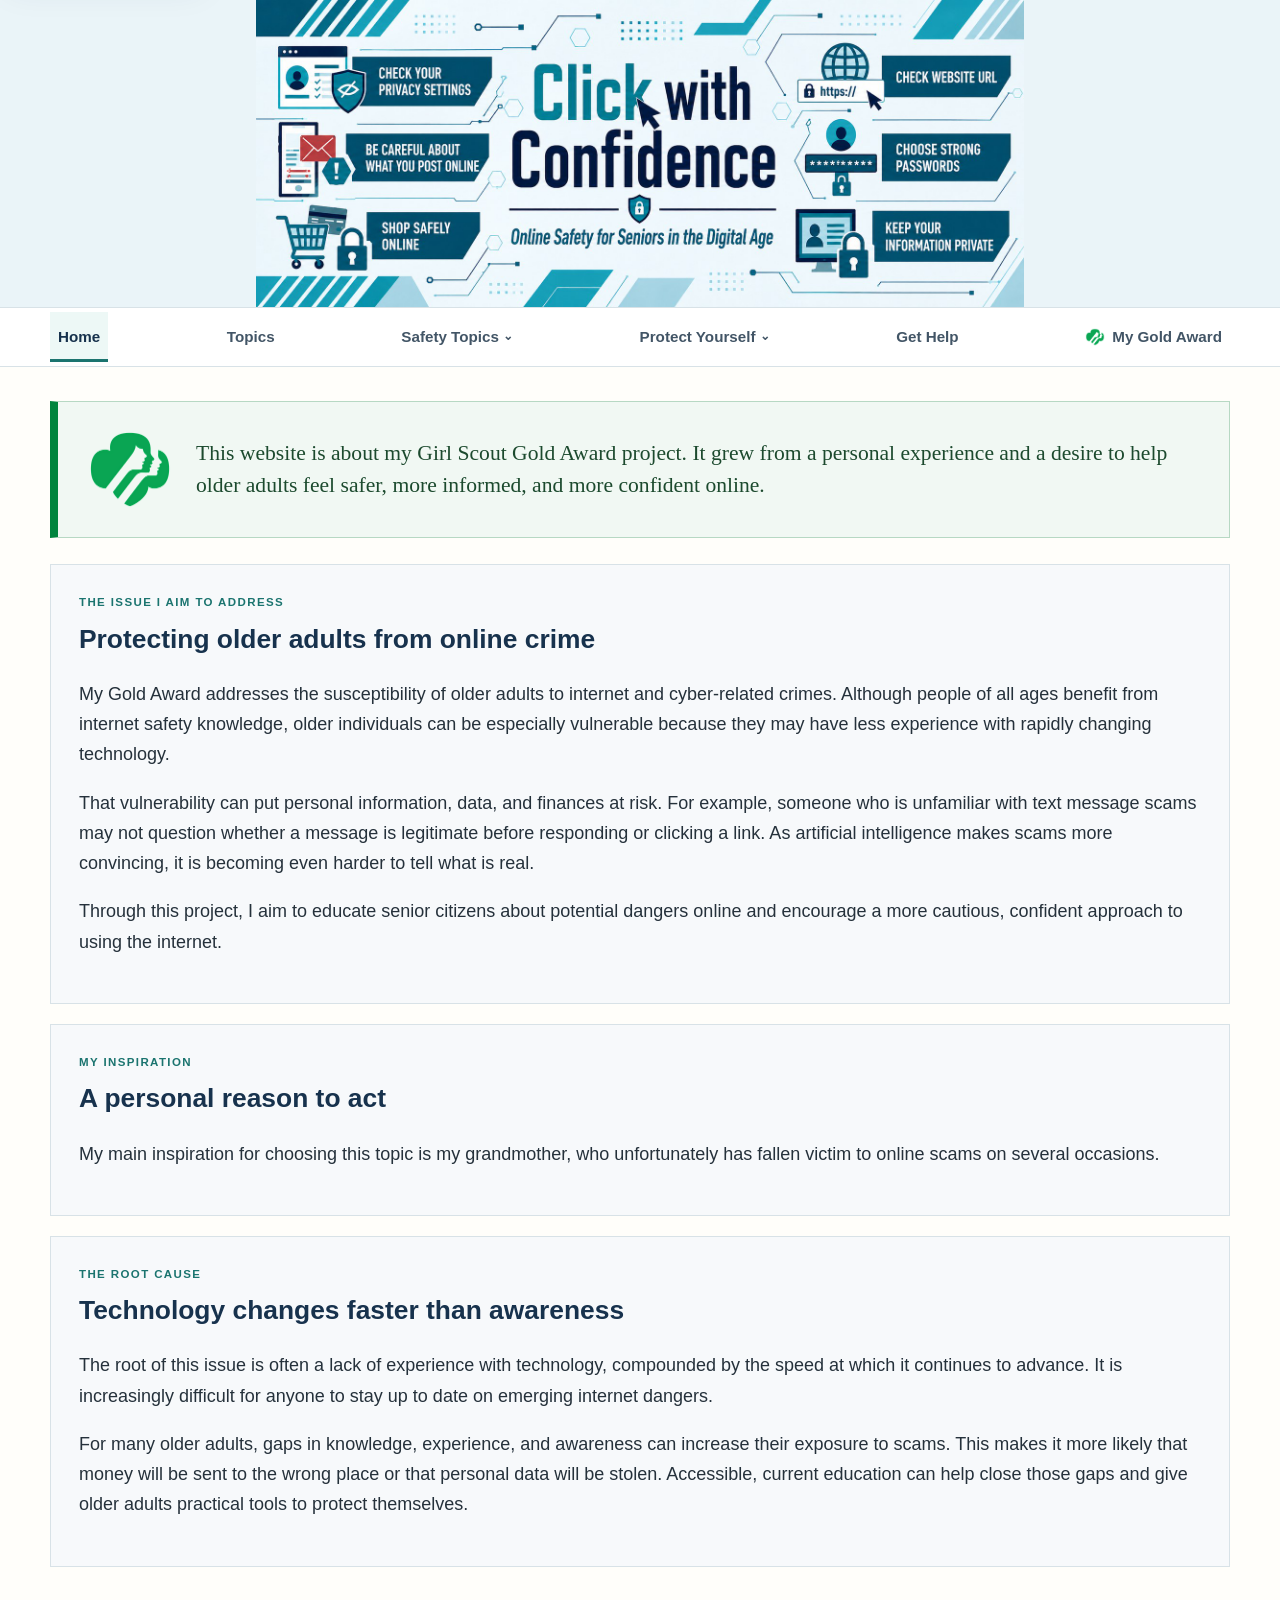
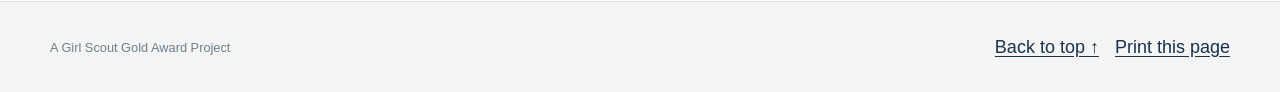
<file: index.html>
<!DOCTYPE html>

<html lang="en">
<head>
<meta charset="utf-8"/>
<meta content="width=device-width, initial-scale=1" name="viewport"/>
<meta content="Online Safety for Seniors. A Girl Scout Gold Award project." name="description"/>
<meta content="#fffefa" name="theme-color"/>
<title>Click with Confidence: Online Safety for Seniors in the Digital Age</title>
<link href="favicon.ico" rel="icon" sizes="any"/>
<link href="favicon-32.png" rel="icon" sizes="32x32" type="image/png"/>
<link href="apple-touch-icon.png" rel="apple-touch-icon"/>
<link href="site.webmanifest" rel="manifest"/>
<link href="css/styles.css" rel="stylesheet"/>
</head>
<body>
<a class="skip-link" href="#main">Skip to main content</a>
<div data-site-header></div>
<main id="main">
<h1 class="visually-hidden">Click with Confidence: Online Safety for Seniors in the Digital Age</h1>

<section aria-labelledby="welcome-title" class="section">
<div class="shell">
<div class="intro-box">
<img alt="Girl Scouts trefoil emblem" class="intro-emblem" src="images/girl-scout-logo-176.png"/>
<p class="intro-text">This website is about my Girl Scout Gold Award project. It grew from a personal experience and a desire to help older adults feel safer, more informed, and more confident online.</p>
</div>

<div class="story-grid">
<article class="panel">
<p class="panel-label">The issue I aim to address</p>
<h3>Protecting older adults from online crime</h3>
<p>My Gold Award addresses the susceptibility of older adults to internet and cyber-related crimes. Although people of all ages benefit from internet safety knowledge, older individuals can be especially vulnerable because they may have less experience with rapidly changing technology.</p>
<p>That vulnerability can put personal information, data, and finances at risk. For example, someone who is unfamiliar with text message scams may not question whether a message is legitimate before responding or clicking a link. As artificial intelligence makes scams more convincing, it is becoming even harder to tell what is real.</p>
<p>Through this project, I aim to educate senior citizens about potential dangers online and encourage a more cautious, confident approach to using the internet.</p>
</article>

<article class="panel" aria-labelledby="inspiration-title">
<p class="panel-label">My inspiration</p>
<h3 id="inspiration-title">A personal reason to act</h3>
<p>My main inspiration for choosing this topic is my grandmother, who unfortunately has fallen victim to online scams on several occasions.</p>
</article>

<article class="panel">
<p class="panel-label">The root cause</p>
<h3>Technology changes faster than awareness</h3>
<p>The root of this issue is often a lack of experience with technology, compounded by the speed at which it continues to advance. It is increasingly difficult for anyone to stay up to date on emerging internet dangers.</p>
<p>For many older adults, gaps in knowledge, experience, and awareness can increase their exposure to scams. This makes it more likely that money will be sent to the wrong place or that personal data will be stolen. Accessible, current education can help close those gaps and give older adults practical tools to protect themselves.</p>
</article>
</div>
</div>
</section>
</main>
<div data-site-footer></div>
<script defer="" src="js/script.js"></script>
</body>
</html>
</file>
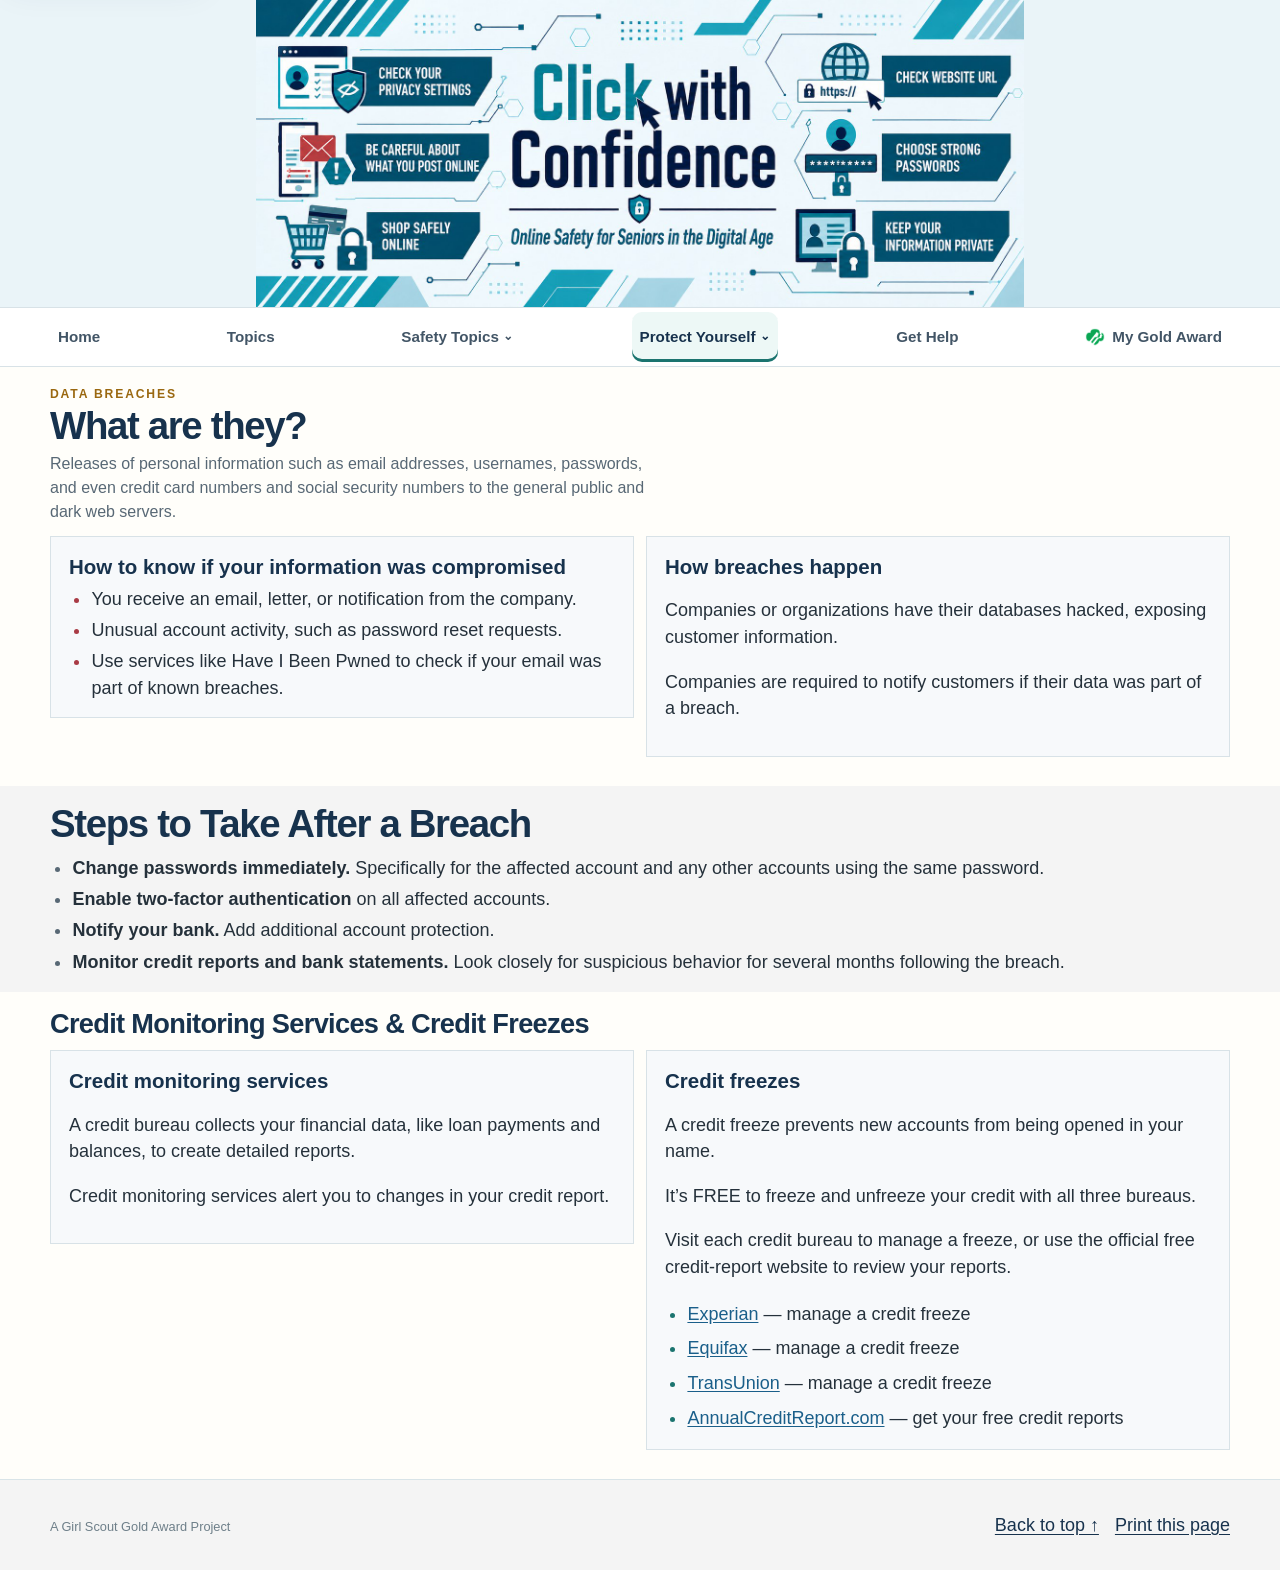
<file: data-breaches.html>
<!DOCTYPE html>

<html lang="en">
<head>
<meta charset="utf-8"/>
<meta content="width=device-width, initial-scale=1" name="viewport"/>
<meta content="Data Breaches &amp; Credit Protection. A Girl Scout Gold Award project." name="description"/>
<meta content="#fffefa" name="theme-color"/>
<title>Data Breaches &amp; Credit Protection | Click with Confidence</title>
<link href="favicon.ico" rel="icon" sizes="any"/>
<link href="favicon-32.png" rel="icon" sizes="32x32" type="image/png"/>
<link href="apple-touch-icon.png" rel="apple-touch-icon"/>
<link href="site.webmanifest" rel="manifest"/>
<link href="css/styles.css" rel="stylesheet"/>
</head>
<body class="inner-page">
<a class="skip-link" href="#main">Skip to main content</a>
<div data-site-header></div>

<main id="main">
<section aria-labelledby="breach-title" class="section"><div class="shell">
<div class="section-heading"><p class="eyebrow gold">Data Breaches</p><h2 id="breach-title">What are they?</h2><p>Releases of personal information such as email addresses, usernames, passwords, and even credit card numbers and social security numbers to the general public and dark web servers.</p></div>
<div class="content-grid two-wide">
<article class="panel panel-violet"><h3>How to know if your information was compromised</h3><ul class="check-list warning-list"><li>You receive an email, letter, or notification from the company.</li><li>Unusual account activity, such as password reset requests.</li><li>Use services like Have I Been Pwned to check if your email was part of known breaches.</li></ul></article>
<article class="panel"><h3>How breaches happen</h3><p>Companies or organizations have their databases hacked, exposing customer information.</p><p>Companies are required to notify customers if their data was part of a breach.</p></article>
</div>
</div></section>
<section aria-labelledby="steps-breach-title" class="section section-light"><div class="shell">
<div class="section-heading"><h2 id="steps-breach-title">Steps to Take After a Breach</h2></div>
<ul class="check-list">
<li><strong>Change passwords immediately.</strong> Specifically for the affected account and any other accounts using the same password.</li>
<li><strong>Enable two-factor authentication</strong> on all affected accounts.</li>
<li><strong>Notify your bank.</strong> Add additional account protection.</li>
<li><strong>Monitor credit reports and bank statements.</strong> Look closely for suspicious behavior for several months following the breach.</li>
</ul>
</div></section>
<section aria-labelledby="credit-title" class="section"><div class="shell">
<div class="section-heading"><h2 class="long-title" id="credit-title">Credit Monitoring Services &amp; Credit Freezes</h2></div>
<div class="content-grid two-wide">
<article class="panel panel-violet"><h3>Credit monitoring services</h3><p>A credit bureau collects your financial data, like loan payments and balances, to create detailed reports.</p><p>Credit monitoring services alert you to changes in your credit report.</p></article>
<article class="panel panel-gold"><h3>Credit freezes</h3><p>A credit freeze prevents new accounts from being opened in your name.</p><p>It’s FREE to freeze and unfreeze your credit with all three bureaus.</p><p>Visit each credit bureau to manage a freeze, or use the official free credit-report website to review your reports.</p>
<ul class="credit-link-list">
<li><a href="https://www.experian.com/freeze/center.html" rel="noopener noreferrer" target="_blank">Experian</a> — manage a credit freeze</li>
<li><a href="https://www.equifax.com/personal/credit-report-services/credit-freeze/" rel="noopener noreferrer" target="_blank">Equifax</a> — manage a credit freeze</li>
<li><a href="https://www.transunion.com/credit-freeze" rel="noopener noreferrer" target="_blank">TransUnion</a> — manage a credit freeze</li>
<li><a href="https://www.annualcreditreport.com/" rel="noopener noreferrer" target="_blank">AnnualCreditReport.com</a> — get your free credit reports</li>
</ul></article>
</div>
</div></section>
</main>
<div data-site-footer></div>
<script defer="" src="js/script.js"></script>
</body>
</html>
</file>
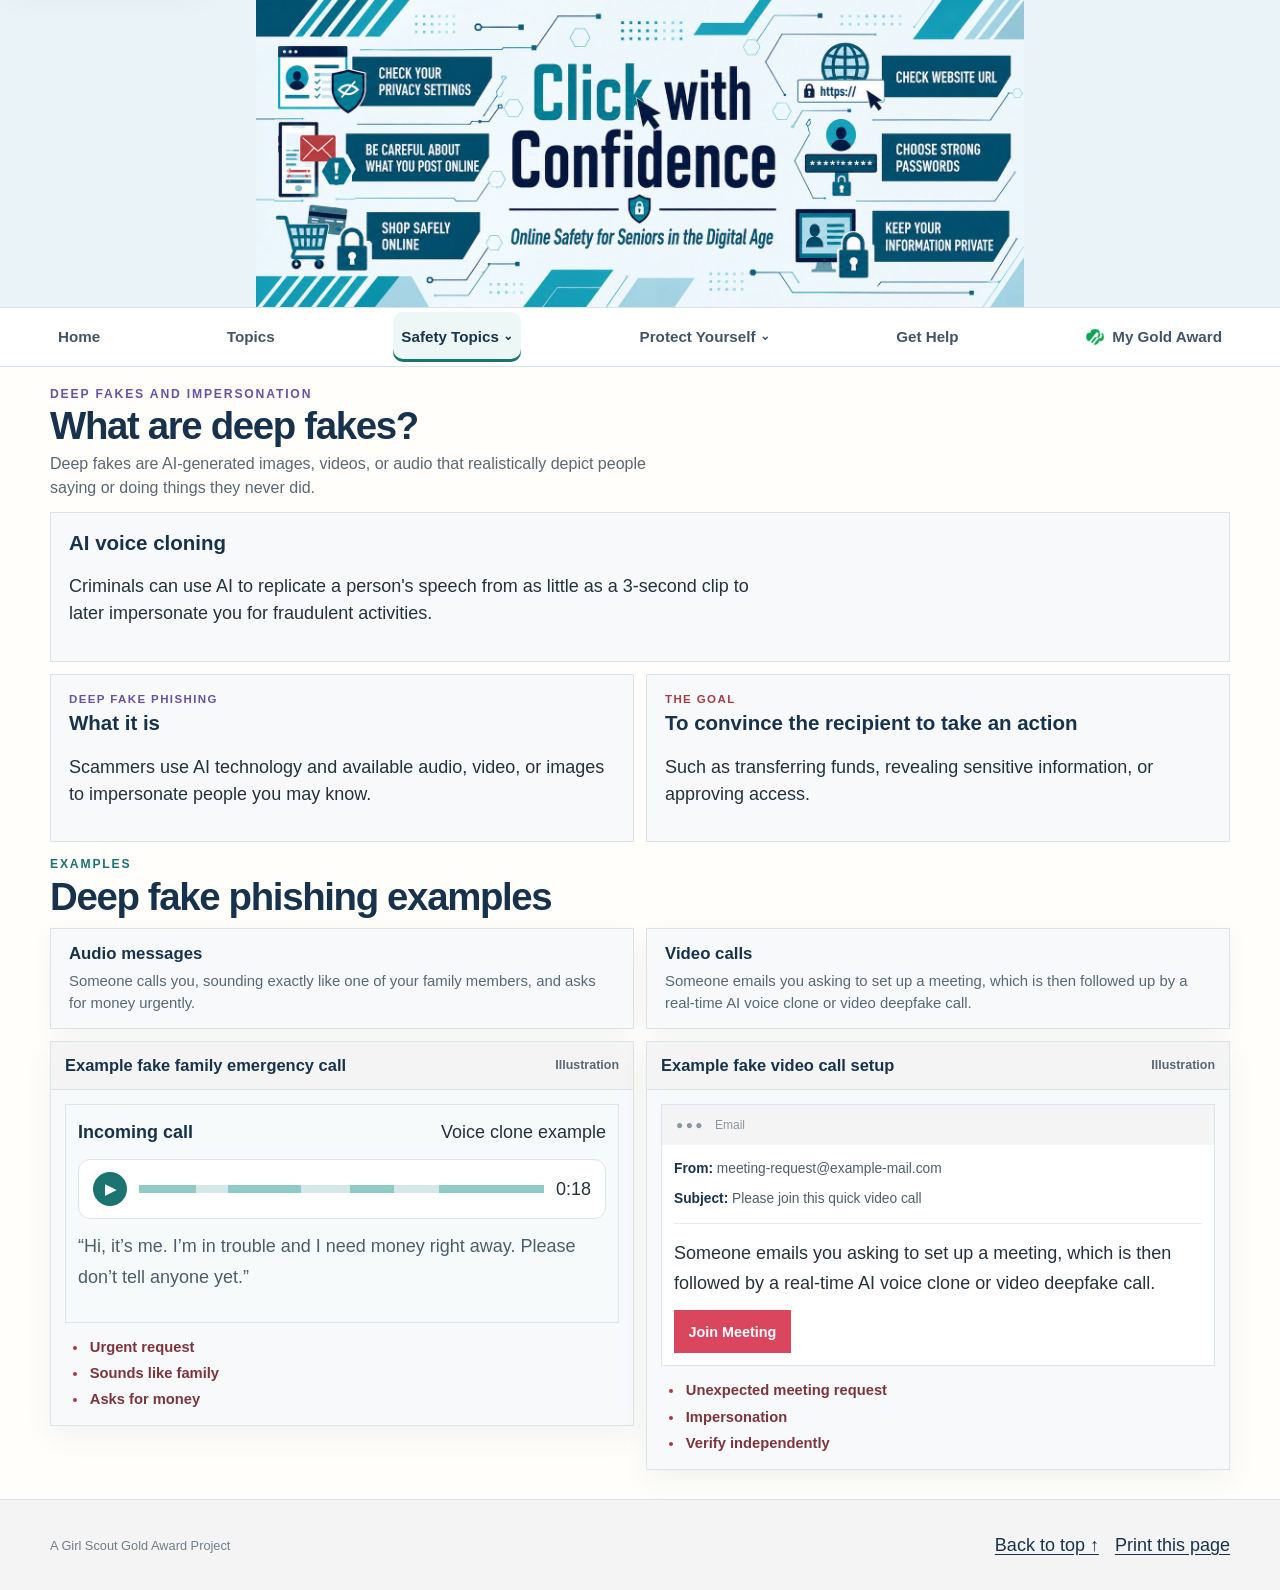
<file: deepfakes.html>
<!DOCTYPE html>

<html lang="en">
<head>
<meta charset="utf-8"/>
<meta content="width=device-width, initial-scale=1" name="viewport"/>
<meta content="Deep fakes, AI voice cloning, and impersonation scams. A Girl Scout Gold Award project." name="description"/>
<meta content="#fffefa" name="theme-color"/>
<title>Deep Fakes &amp; Impersonation | Click with Confidence</title>
<link href="favicon.ico" rel="icon" sizes="any"/>
<link href="favicon-32.png" rel="icon" sizes="32x32" type="image/png"/>
<link href="apple-touch-icon.png" rel="apple-touch-icon"/>
<link href="site.webmanifest" rel="manifest"/>
<link href="css/styles.css" rel="stylesheet"/>
</head>
<body class="inner-page">
<a class="skip-link" href="#main">Skip to main content</a>
<div data-site-header></div>

<main id="main">
<section aria-labelledby="deepfakes-title" class="section" id="deepfakes">
<div class="shell">
<div class="section-heading">
<p class="eyebrow purple">Deep Fakes and Impersonation</p>
<h2 id="deepfakes-title">What are deep fakes?</h2>
<p>Deep fakes are AI-generated images, videos, or audio that realistically depict people saying or doing things they never did.</p>
</div>
<div class="panel panel-gold">
<h3>AI voice cloning</h3>
<p>Criminals can use AI to replicate a person's speech from as little as a 3-second clip to later impersonate you for fraudulent activities.</p>
</div>
<div class="content-grid two-wide">
<article class="panel panel-violet">
<p class="panel-label">Deep fake phishing</p>
<h3>What it is</h3>
<p>Scammers use AI technology and available audio, video, or images to impersonate people you may know.</p>
</article>
<article class="panel panel-red">
<p class="panel-label">The goal</p>
<h3>To convince the recipient to take an action</h3>
<p>Such as transferring funds, revealing sensitive information, or approving access.</p>
</article>
</div>
<div class="section-heading compact-heading"><p class="eyebrow teal">Examples</p><h2>Deep fake phishing examples</h2></div>
<div class="two-columns">
<article class="info-card"><h3>Audio messages</h3><p>Someone calls you, sounding exactly like one of your family members, and asks for money urgently.</p></article>
<article class="info-card"><h3>Video calls</h3><p>Someone emails you asking to set up a meeting, which is then followed up by a real-time AI voice clone or video deepfake call.</p></article>
</div>
<div class="example-gallery">
<article class="example-card">
<div class="example-head"><strong>Example fake family emergency call</strong><span>Illustration</span></div>
<div class="example-body">
<div class="voicemail-card">
<div class="voicemail-top"><strong>Incoming call</strong><span>Voice clone example</span></div>
<div class="play-row"><span class="play-btn">▶</span><div class="waveform"></div><span>0:18</span></div>
<p class="voicemail-text">“Hi, it’s me. I’m in trouble and I need money right away. Please don’t tell anyone yet.”</p>
</div>
<ul class="example-list"><li>Urgent request</li><li>Sounds like family</li><li>Asks for money</li></ul>
</div>
</article>
<article class="example-card">
<div class="example-head"><strong>Example fake video call setup</strong><span>Illustration</span></div>
<div class="example-body">
<div class="email-window">
<div class="email-toolbar"><span class="dot-row">●●●</span><span>Email</span></div>
<div class="email-content">
<div class="email-fields">
<div><strong>From:</strong> meeting-request@example-mail.com</div>
<div><strong>Subject:</strong> Please join this quick video call</div>
</div>
<div class="email-message">
<p>Someone emails you asking to set up a meeting, which is then followed by a real-time AI voice clone or video deepfake call.</p>
<span class="email-cta">Join Meeting</span>
</div>
</div>
</div>
<ul class="example-list"><li>Unexpected meeting request</li><li>Impersonation</li><li>Verify independently</li></ul>
</div>
</article>
</div>
</div>
</section>
</main>
<div data-site-footer></div>
<script defer="" src="js/script.js"></script>
</body>
</html>
</file>
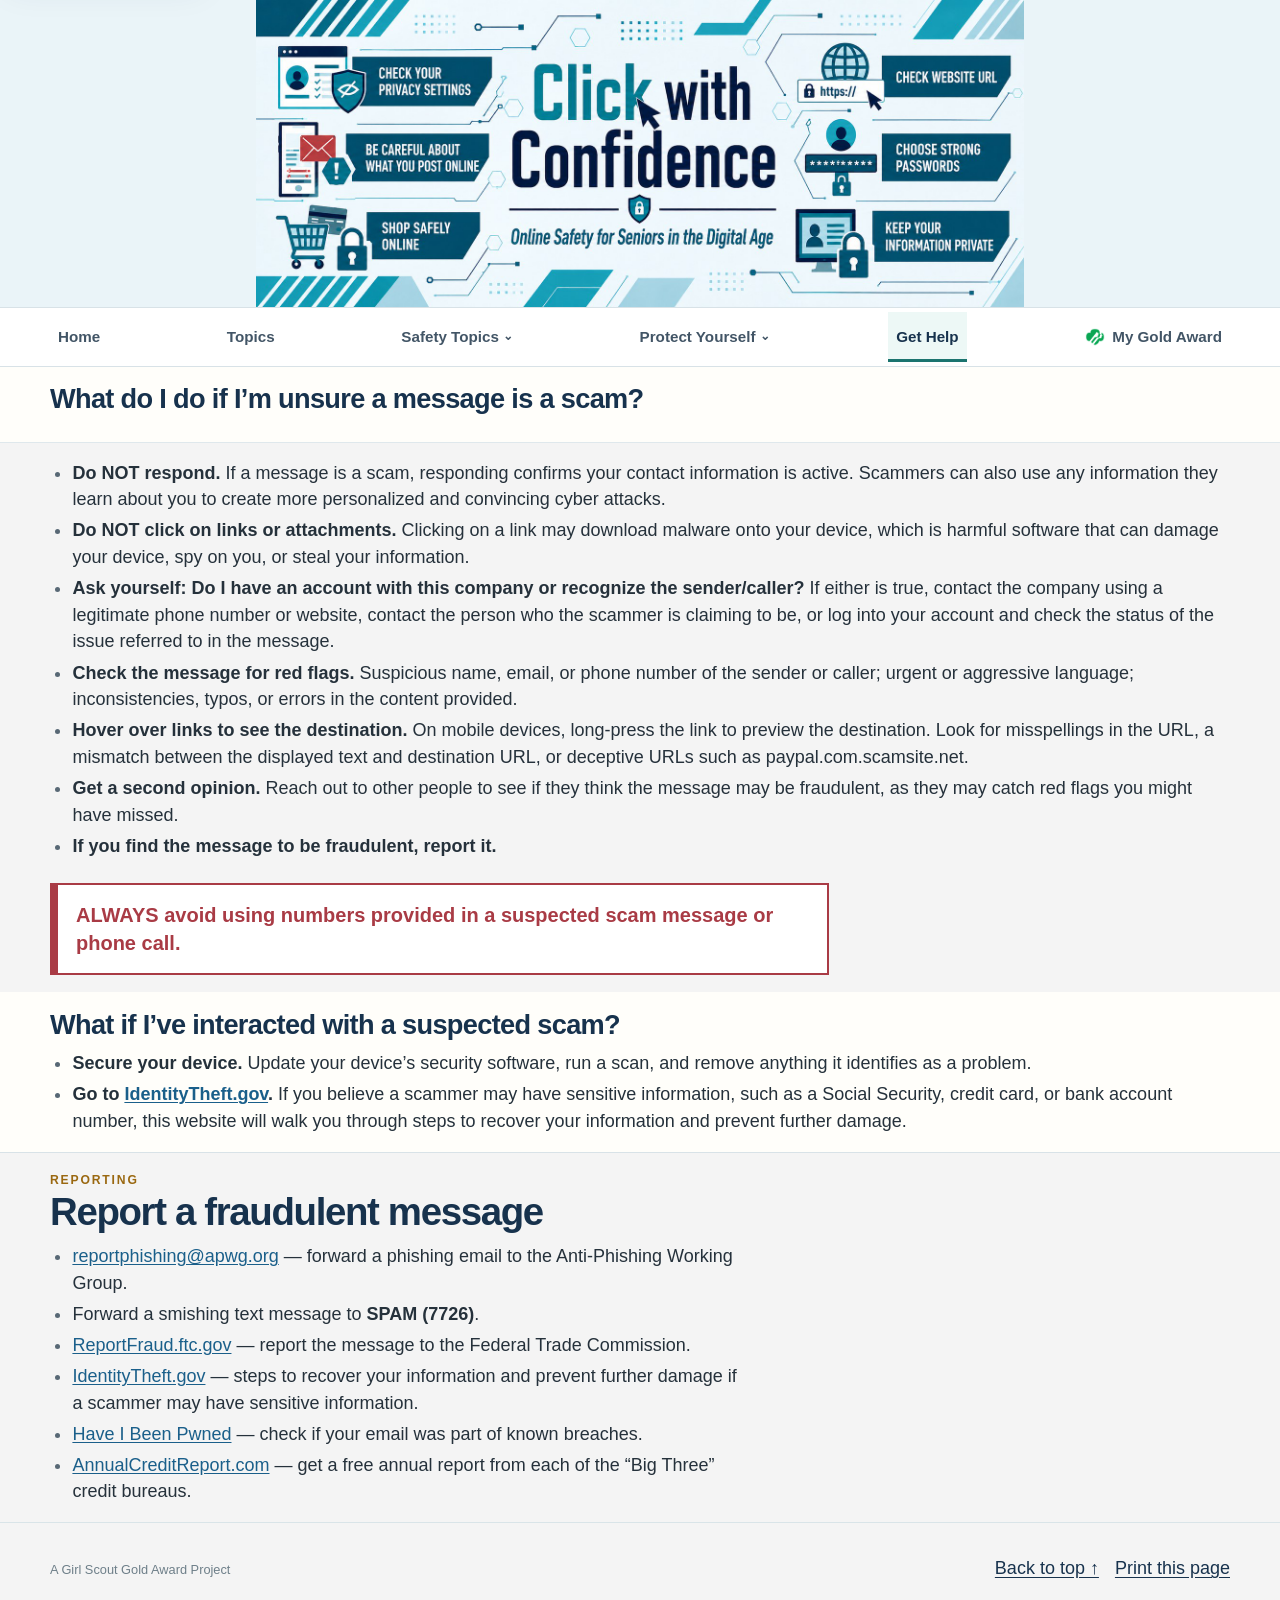
<file: get-help.html>
<!DOCTYPE html>

<html lang="en">
<head>
<meta charset="utf-8"/>
<meta content="width=device-width, initial-scale=1" name="viewport"/>
<meta content="Get Help &amp; Report a Scam. A Girl Scout Gold Award project." name="description"/>
<meta content="#fffefa" name="theme-color"/>
<title>Get Help &amp; Report a Scam | Click with Confidence</title>
<link href="favicon.ico" rel="icon" sizes="any"/>
<link href="favicon-32.png" rel="icon" sizes="32x32" type="image/png"/>
<link href="apple-touch-icon.png" rel="apple-touch-icon"/>
<link href="site.webmanifest" rel="manifest"/>
<link href="css/styles.css" rel="stylesheet"/>
</head>
<body class="inner-page">
<a class="skip-link" href="#main">Skip to main content</a>
<div data-site-header></div>

<main id="main">
<section aria-labelledby="help-now-title" class="section emergency-intro"><div class="shell">
<div class="section-heading"><h2 class="long-title" id="help-now-title">What do I do if I’m unsure a message is a scam?</h2></div>
</div></section>
<section class="section section-light recovery-section"><div class="shell">
<ul class="check-list">
<li><strong>Do NOT respond.</strong> If a message is a scam, responding confirms your contact information is active. Scammers can also use any information they learn about you to create more personalized and convincing cyber attacks.</li>
<li><strong>Do NOT click on links or attachments.</strong> Clicking on a link may download malware onto your device, which is harmful software that can damage your device, spy on you, or steal your information.</li>
<li><strong>Ask yourself: Do I have an account with this company or recognize the sender/caller?</strong> If either is true, contact the company using a legitimate phone number or website, contact the person who the scammer is claiming to be, or log into your account and check the status of the issue referred to in the message.</li>
<li><strong>Check the message for red flags.</strong> Suspicious name, email, or phone number of the sender or caller; urgent or aggressive language; inconsistencies, typos, or errors in the content provided.</li>
<li><strong>Hover over links to see the destination.</strong> On mobile devices, long-press the link to preview the destination. Look for misspellings in the URL, a mismatch between the displayed text and destination URL, or deceptive URLs such as paypal.com.scamsite.net.</li>
<li><strong>Get a second opinion.</strong> Reach out to other people to see if they think the message may be fraudulent, as they may catch red flags you might have missed.</li>
<li><strong>If you find the message to be fraudulent, report it.</strong></li>
</ul>
<p class="alert-note"><strong>ALWAYS avoid using numbers provided in a suspected scam message or phone call.</strong></p>
</div></section>
<section aria-labelledby="interacted-title" class="section"><div class="shell">
<div class="section-heading"><h2 class="long-title" id="interacted-title">What if I’ve interacted with a suspected scam?</h2></div>
<ul class="check-list">
<li><strong>Secure your device.</strong> Update your device’s security software, run a scan, and remove anything it identifies as a problem.</li>
<li><strong>Go to <a href="https://www.identitytheft.gov/" rel="noopener noreferrer" target="_blank">IdentityTheft.gov</a>.</strong> If you believe a scammer may have sensitive information, such as a Social Security, credit card, or bank account number, this website will walk you through steps to recover your information and prevent further damage.</li>
</ul>
</div></section>
<section aria-labelledby="help-title" class="section help-section" id="help"><div class="shell">
<div class="section-heading centered inverse"><p class="eyebrow gold">Reporting</p><h2 id="help-title">Report a fraudulent message</h2></div>
<ul class="check-list resource-list">
<li><a href="mailto:reportphishing@apwg.org">reportphishing@apwg.org</a> — forward a phishing email to the Anti-Phishing Working Group.</li>
<li>Forward a smishing text message to <strong>SPAM (7726)</strong>.</li>
<li><a href="https://reportfraud.ftc.gov/" rel="noopener noreferrer" target="_blank">ReportFraud.ftc.gov</a> — report the message to the Federal Trade Commission.</li>
<li><a href="https://www.identitytheft.gov/" rel="noopener noreferrer" target="_blank">IdentityTheft.gov</a> — steps to recover your information and prevent further damage if a scammer may have sensitive information.</li>
<li><a href="https://haveibeenpwned.com/" rel="noopener noreferrer" target="_blank">Have I Been Pwned</a> — check if your email was part of known breaches.</li>
<li><a href="https://www.annualcreditreport.com/" rel="noopener noreferrer" target="_blank">AnnualCreditReport.com</a> — get a free annual report from each of the “Big Three” credit bureaus.</li>
</ul>
</div></section>
</main>
<div data-site-footer></div>
<script defer="" src="js/script.js"></script>
</body>
</html>
</file>
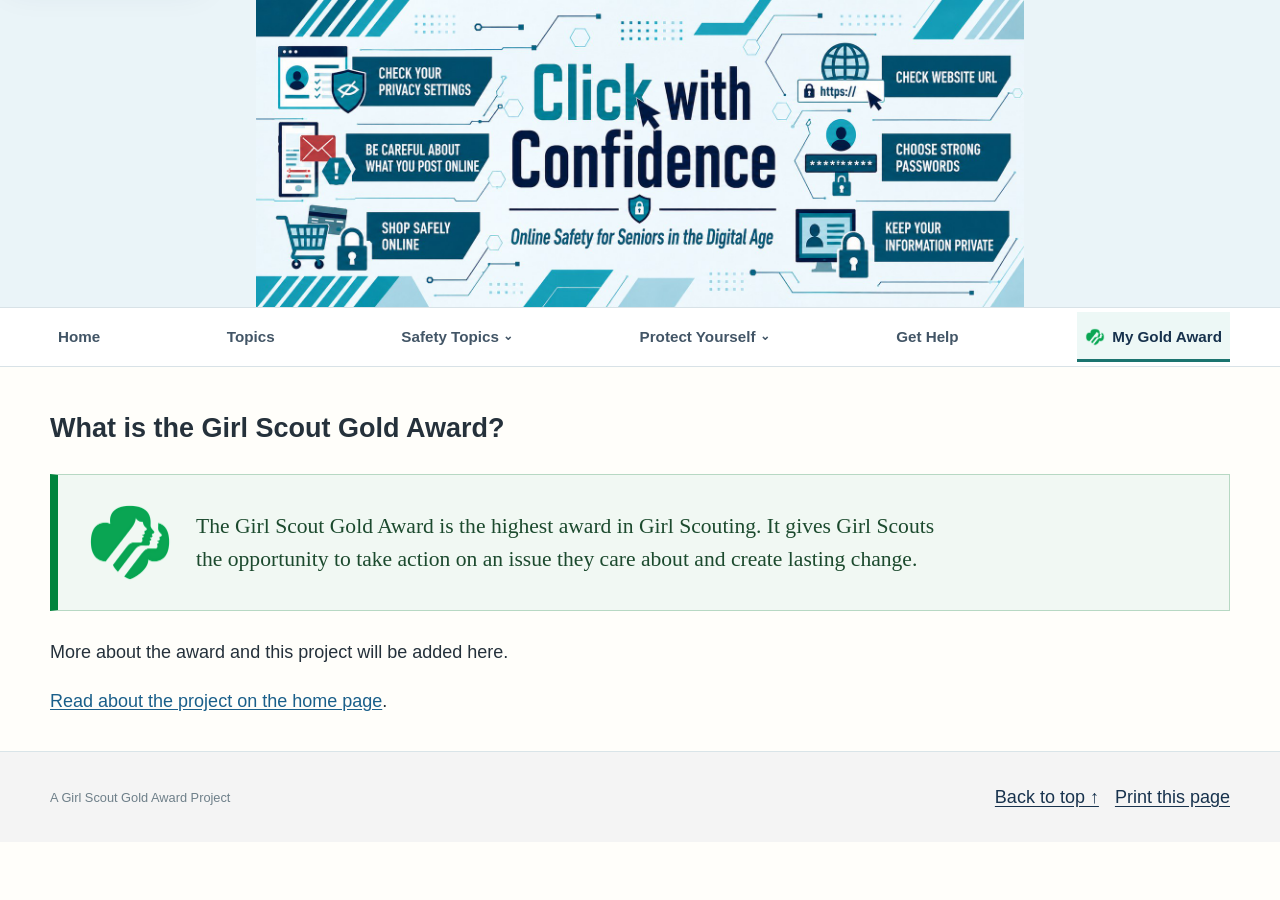
<file: gold-award.html>
<!DOCTYPE html>

<html lang="en">
<head>
<meta charset="utf-8"/>
<meta content="width=device-width, initial-scale=1" name="viewport"/>
<meta content="Girl Scout Gold Award. A Girl Scout Gold Award project." name="description"/>
<meta content="#fffefa" name="theme-color"/>
<title>Girl Scout Gold Award | Click with Confidence</title>
<link href="favicon.ico" rel="icon" sizes="any"/>
<link href="favicon-32.png" rel="icon" sizes="32x32" type="image/png"/>
<link href="apple-touch-icon.png" rel="apple-touch-icon"/>
<link href="site.webmanifest" rel="manifest"/>
<link href="css/styles.css" rel="stylesheet"/>
</head>
<body class="inner-page">
<a class="skip-link" href="#main">Skip to main content</a>
<div data-site-header></div>

<main id="main">
<section aria-labelledby="gold-award-title" class="section">
<div class="shell">
<h2 id="gold-award-title">What is the Girl Scout Gold Award?</h2>
<div class="intro-box">
<img alt="Girl Scouts trefoil emblem" class="intro-emblem" src="images/girl-scout-logo-176.png"/>
<p class="intro-text">The Girl Scout Gold Award is the highest award in Girl Scouting. It gives Girl Scouts the opportunity to take action on an issue they care about and create lasting change.</p>
</div>
<p>More about the award and this project will be added here.</p>
<p><a href="index.html">Read about the project on the home page</a>.</p>
</div>
</section>
</main>
<div data-site-footer></div>
<script defer="" src="js/script.js"></script>
</body>
</html>
</file>
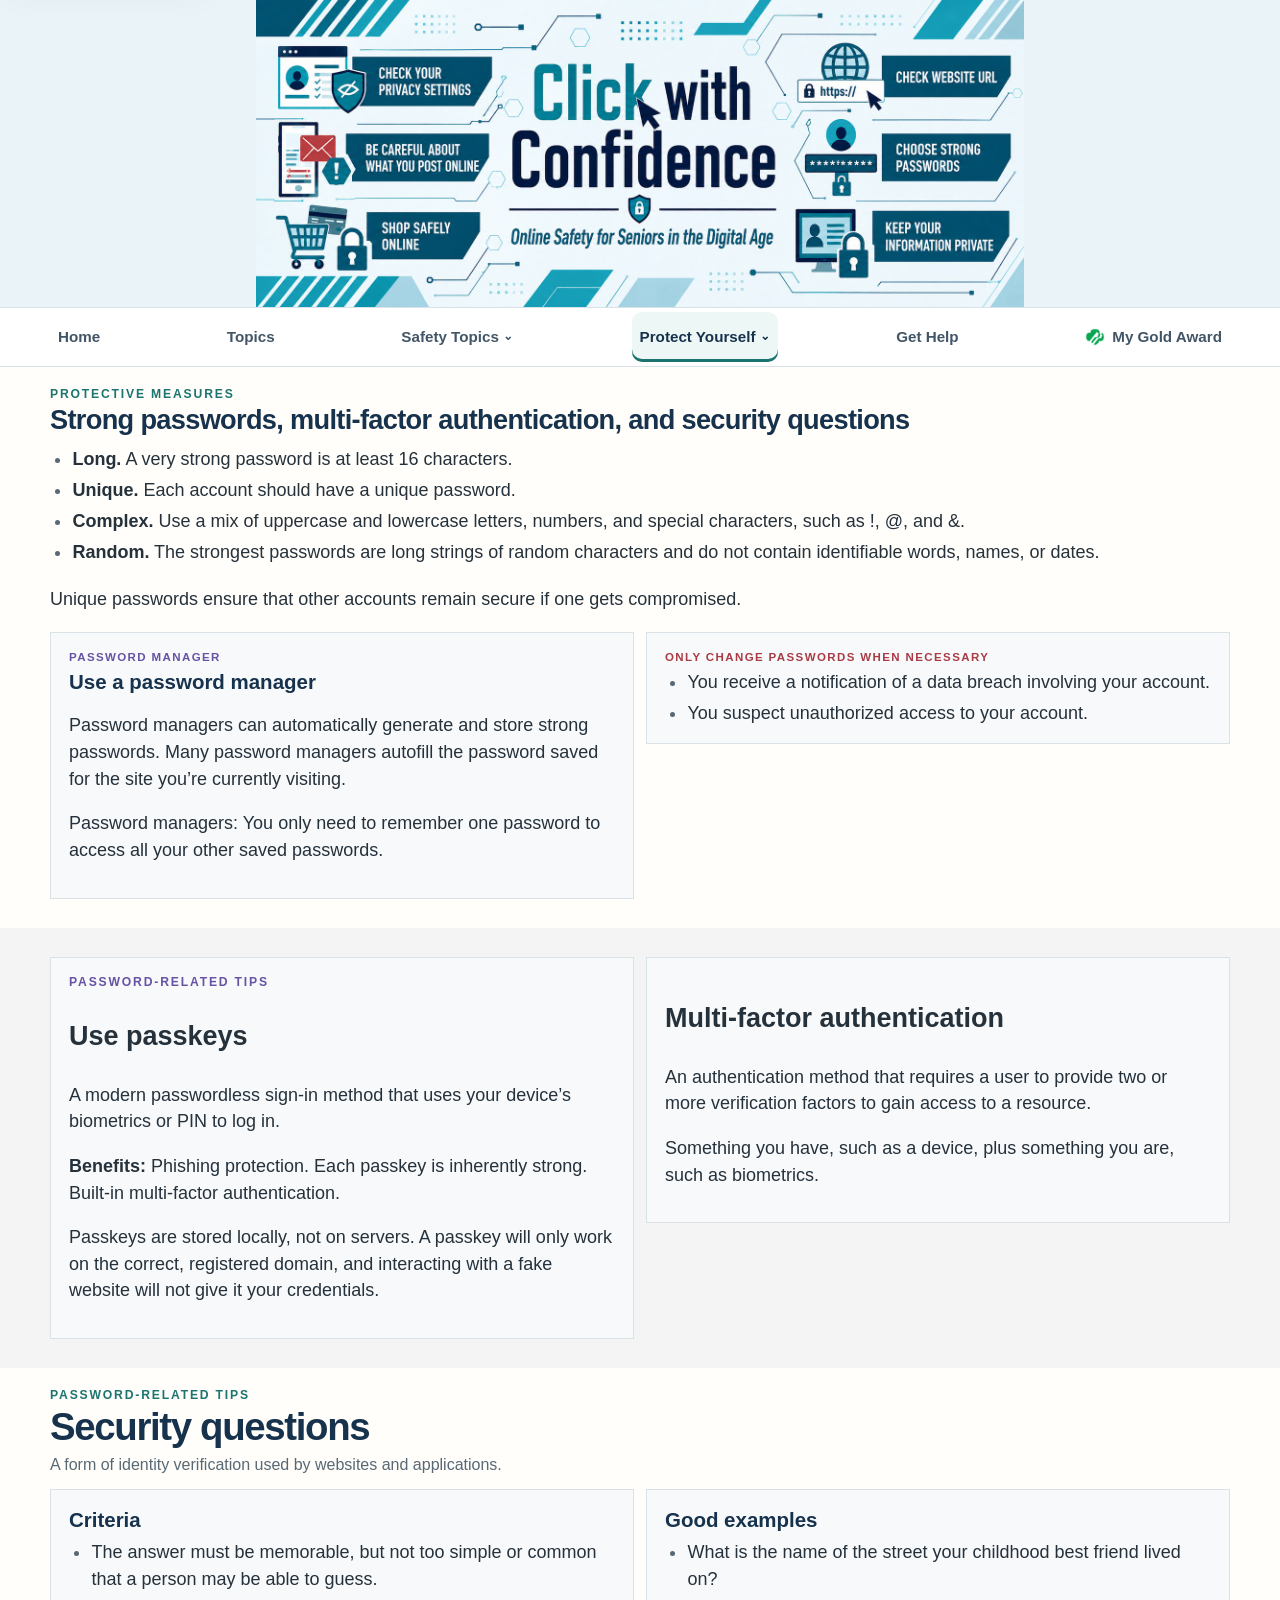
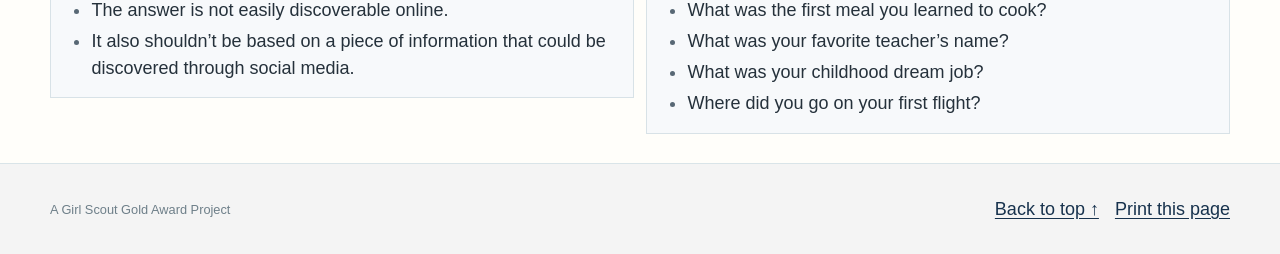
<file: protect-yourself.html>
<!DOCTYPE html>

<html lang="en">
<head>
<meta charset="utf-8"/>
<meta content="width=device-width, initial-scale=1" name="viewport"/>
<meta content="Password Protection. A Girl Scout Gold Award project." name="description"/>
<meta content="#fffefa" name="theme-color"/>
<title>Password Protection | Click with Confidence</title>
<link href="favicon.ico" rel="icon" sizes="any"/>
<link href="favicon-32.png" rel="icon" sizes="32x32" type="image/png"/>
<link href="apple-touch-icon.png" rel="apple-touch-icon"/>
<link href="site.webmanifest" rel="manifest"/>
<link href="css/styles.css" rel="stylesheet"/>
</head>
<body class="inner-page">
<a class="skip-link" href="#main">Skip to main content</a>
<div data-site-header></div>

<main id="main">
<section aria-labelledby="protect-title" class="section"><div class="shell">
<div class="section-heading"><p class="eyebrow teal">Protective Measures</p><h2 class="long-title" id="protect-title">Strong passwords, multi-factor authentication, and security questions</h2></div>
<ul class="check-list">
<li><strong>Long.</strong> A very strong password is at least 16 characters.</li>
<li><strong>Unique.</strong> Each account should have a unique password.</li>
<li><strong>Complex.</strong> Use a mix of uppercase and lowercase letters, numbers, and special characters, such as !, @, and &amp;.</li>
<li><strong>Random.</strong> The strongest passwords are long strings of random characters and do not contain identifiable words, names, or dates.</li>
</ul>
<p>Unique passwords ensure that other accounts remain secure if one gets compromised.</p>
<div class="content-grid two-wide">
<article class="panel panel-violet"><p class="panel-label">Password manager</p><h3>Use a password manager</h3><p>Password managers can automatically generate and store strong passwords. Many password managers autofill the password saved for the site you’re currently visiting.</p><p>Password managers: You only need to remember one password to access all your other saved passwords.</p></article>
<article class="panel"><p class="panel-label">Only change passwords when necessary</p><ul class="check-list neutral-list"><li>You receive a notification of a data breach involving your account.</li><li>You suspect unauthorized access to your account.</li></ul></article>
</div>
</div></section>
<section aria-labelledby="passkey-title" class="section section-light"><div class="shell">
<div class="content-grid two-wide">
<article class="panel"><p class="eyebrow purple">Password-related Tips</p><h2 id="passkey-title">Use passkeys</h2><p>A modern passwordless sign-in method that uses your device’s biometrics or PIN to log in.</p><p><strong>Benefits:</strong> Phishing protection. Each passkey is inherently strong. Built-in multi-factor authentication.</p><p>Passkeys are stored locally, not on servers. A passkey will only work on the correct, registered domain, and interacting with a fake website will not give it your credentials.</p></article>
<article class="panel panel-violet"><h2>Multi-factor authentication</h2><p>An authentication method that requires a user to provide two or more verification factors to gain access to a resource.</p><p>Something you have, such as a device, plus something you are, such as biometrics.</p></article>
</div>
</div></section>
<section aria-labelledby="security-q-title" class="section"><div class="shell">
<div class="section-heading"><p class="eyebrow teal">Password-related Tips</p><h2 id="security-q-title">Security questions</h2><p>A form of identity verification used by websites and applications.</p></div>
<div class="content-grid two-wide">
<article class="panel panel-gold"><h3>Criteria</h3><ul class="check-list"><li>The answer must be memorable, but not too simple or common that a person may be able to guess.</li><li>The answer is not easily discoverable online.</li><li>It also shouldn’t be based on a piece of information that could be discovered through social media.</li></ul></article>
<article class="panel panel-violet"><h3>Good examples</h3><ul class="check-list"><li>What is the name of the street your childhood best friend lived on?</li><li>What was the first meal you learned to cook?</li><li>What was your favorite teacher’s name?</li><li>What was your childhood dream job?</li><li>Where did you go on your first flight?</li></ul></article>
</div>
</div></section>
</main>
<div data-site-footer></div>
<script defer="" src="js/script.js"></script>
</body>
</html>
</file>
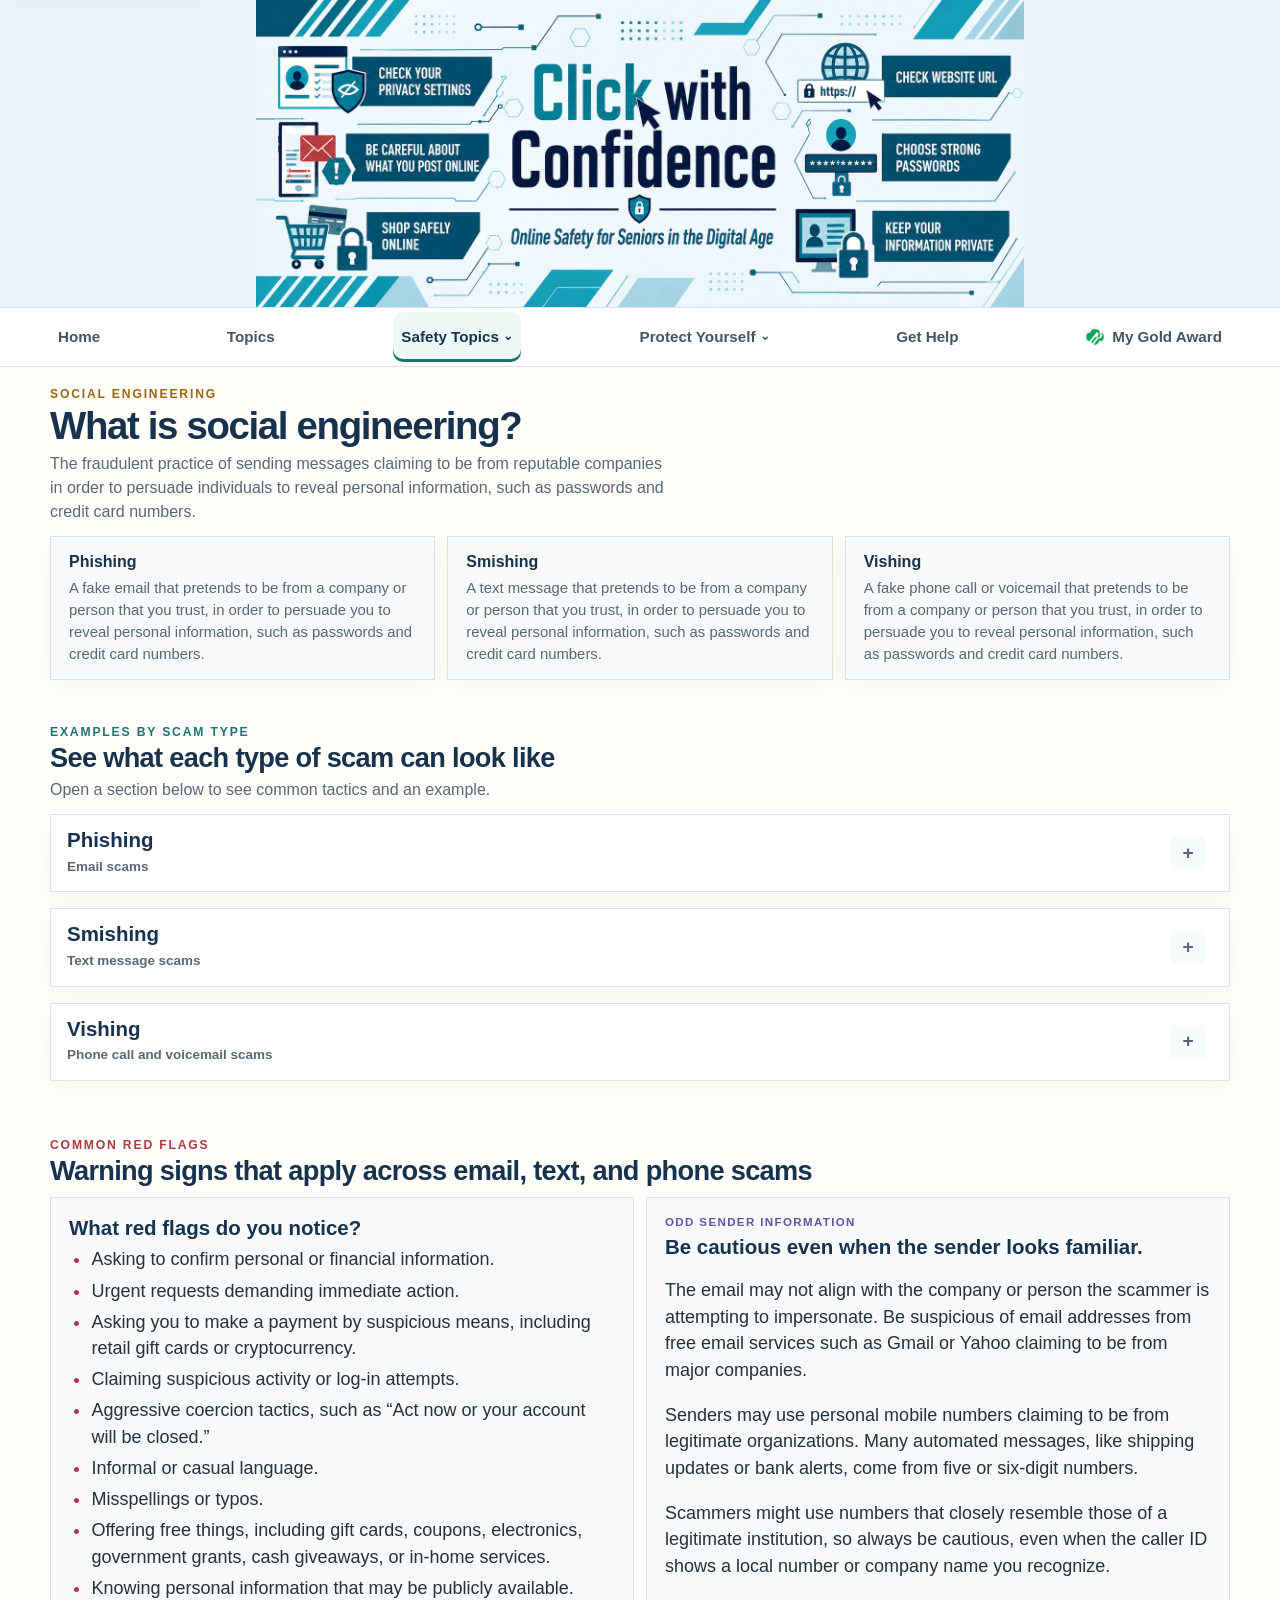
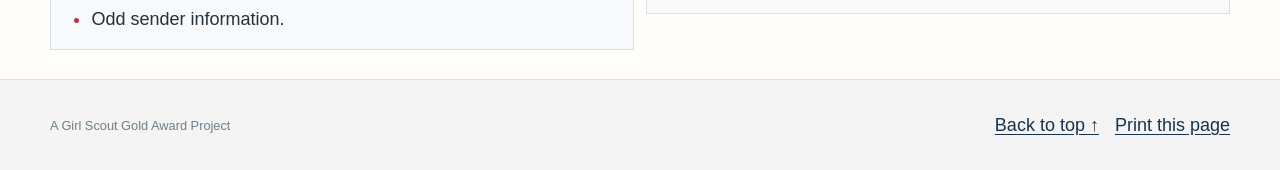
<file: scams.html>
<!DOCTYPE html>

<html lang="en">
<head>
<meta charset="utf-8"/>
<meta content="width=device-width, initial-scale=1" name="viewport"/>
<meta content="Phishing, smishing, vishing, and common scam red flags. A Girl Scout Gold Award project." name="description"/>
<meta content="#fffefa" name="theme-color"/>
<title>Scams &amp; Social Engineering | Click with Confidence</title>
<link href="favicon.ico" rel="icon" sizes="any"/>
<link href="favicon-32.png" rel="icon" sizes="32x32" type="image/png"/>
<link href="apple-touch-icon.png" rel="apple-touch-icon"/>
<link href="site.webmanifest" rel="manifest"/>
<link href="css/styles.css" rel="stylesheet"/>
</head>
<body class="inner-page">
<a class="skip-link" href="#main">Skip to main content</a>
<div data-site-header></div>

<main id="main">
<section aria-labelledby="scams-title" class="section" id="scams">
<div class="shell">
<div class="section-heading">
<p class="eyebrow gold">Social Engineering</p>
<h2 id="scams-title">What is social engineering?</h2>
<p>The fraudulent practice of sending messages claiming to be from reputable companies in order to persuade individuals to reveal personal information, such as passwords and credit card numbers.</p>
</div>
<div class="three-cards scam-types">
<article class="info-card"><h3>Phishing</h3><p>A fake email that pretends to be from a company or person that you trust, in order to persuade you to reveal personal information, such as passwords and credit card numbers.</p></article>
<article class="info-card"><h3>Smishing</h3><p>A text message that pretends to be from a company or person that you trust, in order to persuade you to reveal personal information, such as passwords and credit card numbers.</p></article>
<article class="info-card"><h3>Vishing</h3><p>A fake phone call or voicemail that pretends to be from a company or person that you trust, in order to persuade you to reveal personal information, such as passwords and credit card numbers.</p></article>
</div>
<div class="section-heading compact-heading scam-example-heading">
<p class="eyebrow teal">Examples by scam type</p>
<h2 class="long-title">See what each type of scam can look like</h2>
<p>Open a section below to see common tactics and an example.</p>
</div>
<div class="scam-accordion">
<details class="scam-example-details">
<summary>
<span><strong>Phishing</strong><small>Email scams</small></span>
</summary>
<div class="scam-example-body">
<div class="accordion-example-grid">
<div>
<h3>Common Phishing Red Flags</h3>
<ul class="example-stack">
<li><strong>Generic greeting:</strong> “Dear customer” instead of addressing you by your name or username.
<span class="sample-msg">“Dear Valued Customer,” or “Dear Account Holder,”</span>
A company you actually have an account with knows your name and usually uses it.</li>

<li><strong>Email includes an invoice you don’t recognize:</strong> Scammers bank on busy or distracted individuals paying before checking records.
<span class="sample-msg">“Invoice #48122 — Your Norton subscription has auto-renewed for $499.99. If you did not authorize this charge, call 000-000-0000 to cancel.”</span>
The alarming price is bait. Calling the number connects you to the scammer, who will offer a “refund” and then ask for remote access to your computer or your bank login.</li>

<li><strong>Email spoofing:</strong> A scammer disguises themselves as someone you trust, such as a boss, a company you have done business with, or a family member.
<span class="sample-msg">Shows as: <strong>Chase Bank</strong><br/>Actually from: <code class="url-bad">chase.alerts@mail-verify.example.net</code></span>
The display name is just a label anyone can type. Click or tap the sender’s name to see the real address underneath.</li>
</ul>
<p class="small-note">Addresses and phone numbers in these examples are made up.</p>
</div>
<div class="example-card embedded-example">
<div class="example-head"><strong>Example phishing email</strong><span>Illustration</span></div>
<div class="example-body">
<div class="email-window">
<div class="email-toolbar"><span class="dot-row">●●●</span><span>Inbox</span></div>
<div class="email-content">
<div class="email-fields">
<div><strong>From:</strong> account-alerts@gma1l.com</div>
<div><strong>Subject:</strong> Urgent: Verify your account now</div>
<div><strong>Greeting:</strong> Dear Customer</div>
</div>
<div class="email-message">
<p>We noticed suspicious activity on your account. Please verify your information immediately to avoid account closure.</p>
<span class="email-cta">Verify Account</span>
<div class="link-preview">secure-account-check.example.net</div>
</div>
</div>
</div>
<ul class="example-list"><li>Generic greeting</li><li>Urgent request</li><li>Odd sender</li><li>Suspicious link</li></ul>
</div>
</div>
</div>
</div>
</details>
<details class="scam-example-details">
<summary>
<span><strong>Smishing</strong><small>Text message scams</small></span>
</summary>
<div class="scam-example-body">
<div class="accordion-example-grid">
<div>
<h3>Common Smishing Tactics</h3>
<ul class="example-stack">
<li><strong>Banking scams:</strong> Claims they’ve detected unusual activity on your account and asks you to click the link to verify your transactions.
<span class="sample-msg">“CHASE ALERT: A $1,842.00 purchase at WALMART was declined. If this was not you, verify now: chase-verify.example.net”</span>
A real bank alert will not send you a link to log in. Open your banking app yourself, or call the number printed on the back of your card.</li>

<li><strong>Package delivery scams:</strong> Claims they’ve failed to deliver a package and sends a link to schedule your redelivery.
<span class="sample-msg">“USPS: Your package is on hold due to an incomplete address. Update your details to receive it: usps-redelivery.example.net”</span>
The USPS does not text you about deliveries unless you signed up for tracking, and never asks for payment or an address by text.</li>

<li><strong>Account verification scams:</strong> Claims they’ve detected a login attempt from an unfamiliar location and send you a link where you can “secure your account.”
<span class="sample-msg">“Apple ID: A sign-in was attempted from Lagos, Nigeria. If this was not you, secure your account here: appleid-secure.example.net”</span>
The far-away location is there to frighten you into clicking before you think.</li>

<li><strong>Contest winner scams:</strong> Claims you’ve won a large prize and sends you a link to click on to “receive your reward.”
<span class="sample-msg">“Congratulations! You have been selected to receive a $500 Walmart gift card. Claim within 24 hours: reward-claim.example.net”</span>
You cannot win a contest you never entered. The deadline exists to stop you from checking.</li>

<li><strong>Emergency scams:</strong> Claims a family member has been arrested, had a medical emergency, or is in immediate danger and tells you to call a specific phone number for details.
<span class="sample-msg">“This is Officer Daniels. Your grandson has been arrested following a traffic accident and is being held pending bail. Call 000-000-0000 immediately for details. He has asked that you not contact the rest of the family.”</span>
Asking you to keep it secret is the giveaway — it exists to stop you from calling the relative and finding out they are fine. Do not call the number in the message. Hang up and call your family member on the number you already have for them.</li>
</ul>
<p class="small-note">Addresses and messages in these examples are made up.</p>
</div>
<div class="example-card embedded-example">
<div class="example-head"><strong>Example smishing text</strong><span>Illustration</span></div>
<div class="example-body">
<div class="phone-shot">
<div class="phone-status"><span>9:41</span><span>LTE • 78%</span></div>
<div class="phone-screen">
<div class="phone-meta">Messages • 5-digit alert</div>
<div class="bubble incoming">Package delivery issue. We were unable to complete your delivery. Schedule redelivery here: <span class="phone-link">track-package-example.com</span></div>
<div class="bubble incoming">Act now to avoid return to sender.</div>
</div>
</div>
<ul class="example-list"><li>Unexpected link</li><li>Pressure to act fast</li><li>Package scam</li></ul>
</div>
</div>
</div>
</div>
</details>
<details class="scam-example-details">
<summary>
<span><strong>Vishing</strong><small>Phone call and voicemail scams</small></span>
</summary>
<div class="scam-example-body">
<div class="accordion-example-grid">
<div>
<h3>Common Vishing Tactics</h3>
<ul class="example-stack">
<li><strong>Loan and investment scams:</strong> An individual calls you about an investment opportunity offering high returns with little risk, or loans that claim to pay off debt unusually quickly.</li>
<li><strong>Delivery scams:</strong> A scammer impersonates a delivery service and provides a number to contact regarding alleged shipping issues.</li>
<li><strong>Banking scams:</strong> Claims they’ve detected unusual activity on your account. Legitimate financial institutions will NEVER call to ask for passwords or security codes.</li>
<li><strong>IRS tax scams:</strong> A prerecorded voice message alerts you to a problem with your tax return and may threaten that failure to respond could lead to a warrant for your arrest.</li>
<li><strong>Social Security or Medicare scams:</strong> A scammer acts as if they work for the Social Security Administration or Medicare and asks for sensitive information.</li>
<li><strong>Tech support scams:</strong> A scammer poses as a tech support representative and may ask for remote access to your computer or send malware-infected downloads.</li>
<li><strong>Multi-step scams:</strong> Many scammers start a vishing attack with a phishing email and prompt the recipient to make a phone call instead of putting links in the email.</li>
</ul>
</div>
<div class="example-card embedded-example">
<div class="example-head"><strong>Example vishing voicemail</strong><span>Illustration</span></div>
<div class="example-body">
<div class="voicemail-card">
<div class="voicemail-top"><strong>Unknown caller</strong><span>Voicemail</span></div>
<div class="play-row"><span class="play-btn">▶</span><div class="waveform"></div><span>0:22</span></div>
<p class="voicemail-text">“This is an urgent message from the IRS. There is a problem with your tax return. Call us back immediately to avoid legal action.”</p>
</div>
<ul class="example-list"><li>Threatening tone</li><li>Urgency</li><li>Government impersonation</li></ul>
</div>
</div>
</div>
<div class="vishing-prevention-inline">
<p class="eyebrow red">Preventing vishing attacks</p>
<h3>Steps from the presentation</h3>
<ul class="check-list">
<li><strong>NEVER share sensitive data via email, text, or phone call.</strong> Legitimate organizations will not ask for sensitive information through any of these methods.</li>
<li><strong>Do NOT respond to voice prompts from an unsolicited caller.</strong> Scammers use these tricks to confirm they’ve reached a real and compliant person.</li>
<li><strong>Avoid answering calls from unrecognized numbers.</strong> Let the call go to voicemail, then listen to the message.</li>
<li><strong>Register with a Do Not Call list.</strong> These lists can significantly reduce the number of unsolicited calls you receive from legitimate companies.</li>
</ul>
<p class="small-note">Be mindful that Caller IDs and phone numbers can be manipulated.</p>
</div>
</div>
</details>
</div>
<div class="section-heading compact-heading shared-flags-heading">
<p class="eyebrow red">Common Red Flags</p>
<h2 class="long-title">Warning signs that apply across email, text, and phone scams</h2>
</div>
<div class="content-grid two-wide">
<article class="panel panel-red">
<h3>What red flags do you notice?</h3>
<ul class="check-list warning-list">
<li>Asking to confirm personal or financial information.</li>
<li>Urgent requests demanding immediate action.</li>
<li>Asking you to make a payment by suspicious means, including retail gift cards or cryptocurrency.</li>
<li>Claiming suspicious activity or log-in attempts.</li>
<li>Aggressive coercion tactics, such as “Act now or your account will be closed.”</li>
<li>Informal or casual language.</li>
<li>Misspellings or typos.</li>
<li>Offering free things, including gift cards, coupons, electronics, government grants, cash giveaways, or in-home services.</li>
<li>Knowing personal information that may be publicly available.</li>
<li>Odd sender information.</li>
</ul>
</article>
<article class="panel panel-violet">
<p class="panel-label">Odd sender information</p>
<h3>Be cautious even when the sender looks familiar.</h3>
<p>The email may not align with the company or person the scammer is attempting to impersonate. Be suspicious of email addresses from free email services such as Gmail or Yahoo claiming to be from major companies.</p>
<p>Senders may use personal mobile numbers claiming to be from legitimate organizations. Many automated messages, like shipping updates or bank alerts, come from five or six-digit numbers.</p>
<p>Scammers might use numbers that closely resemble those of a legitimate institution, so always be cautious, even when the caller ID shows a local number or company name you recognize.</p>
</article>
</div>
</div>
</section>
</main>
<div data-site-footer></div>
<script defer="" src="js/script.js"></script>
</body>
</html>
</file>
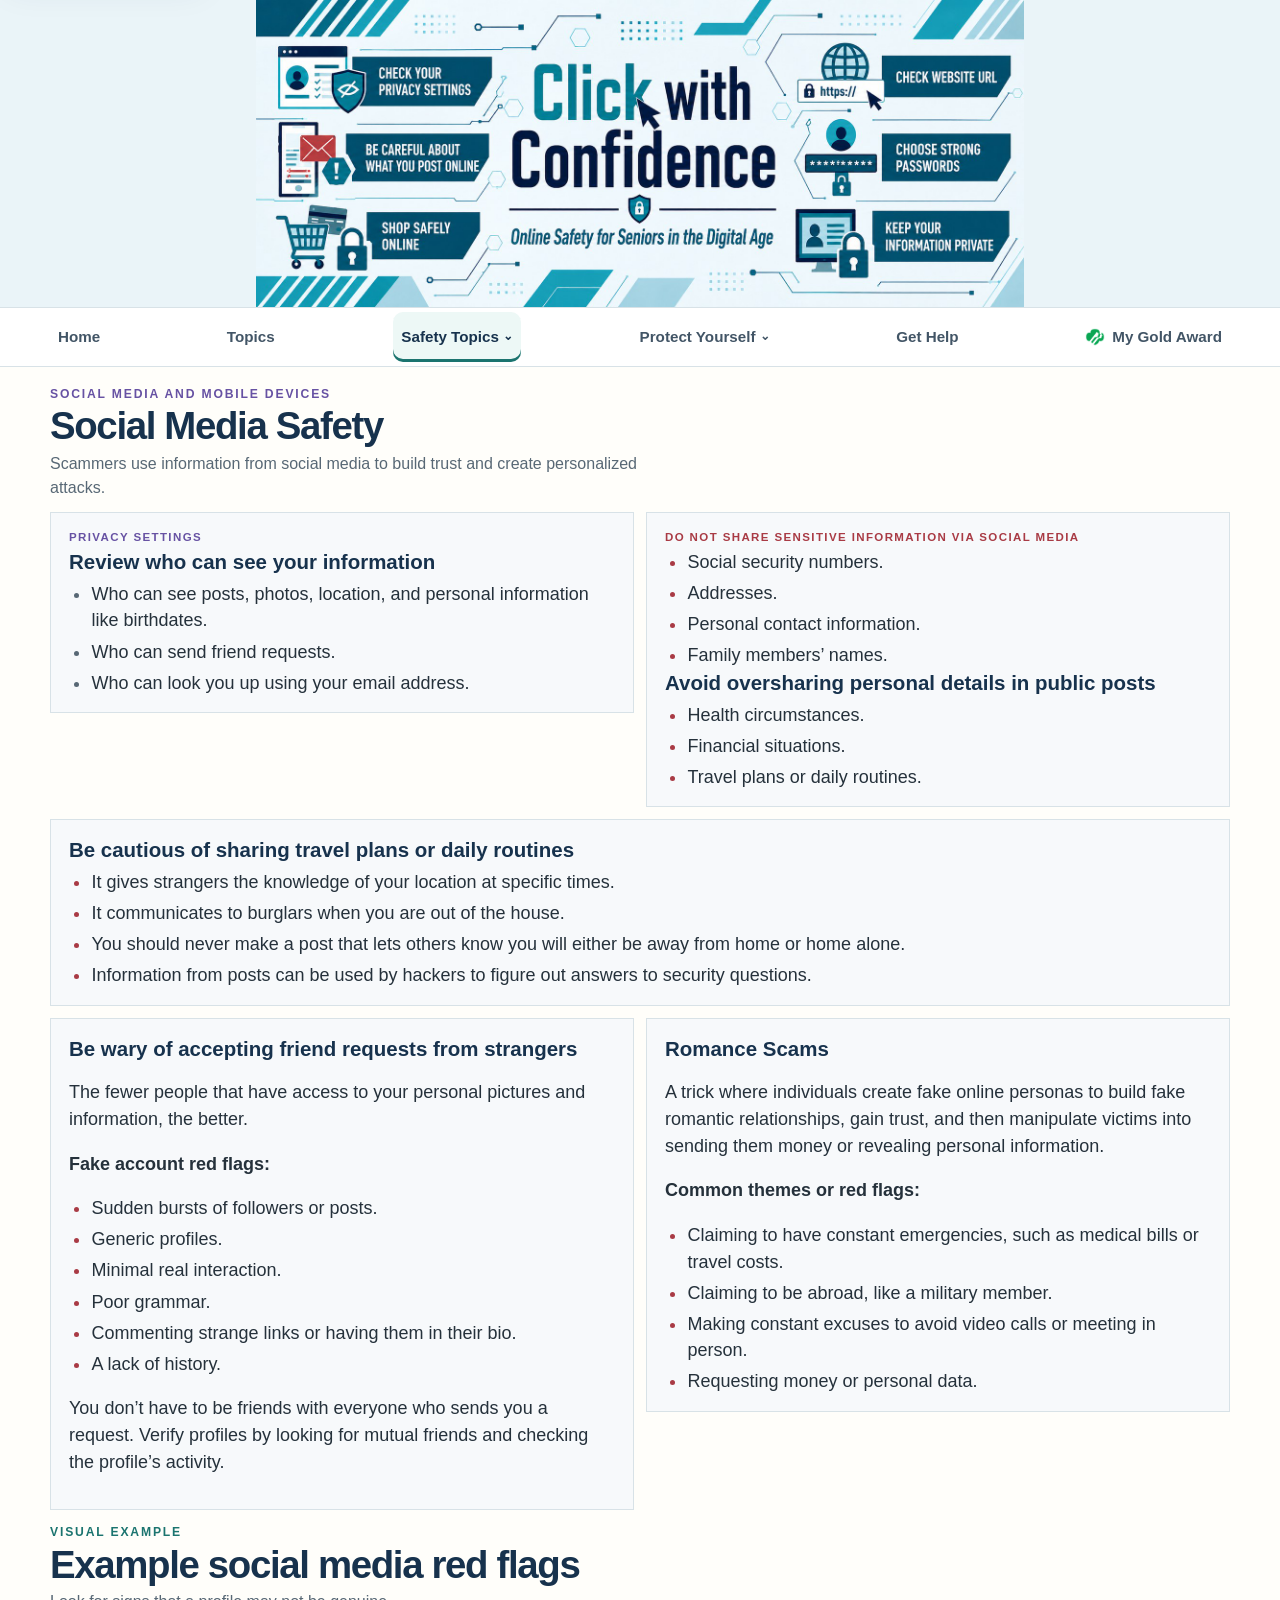
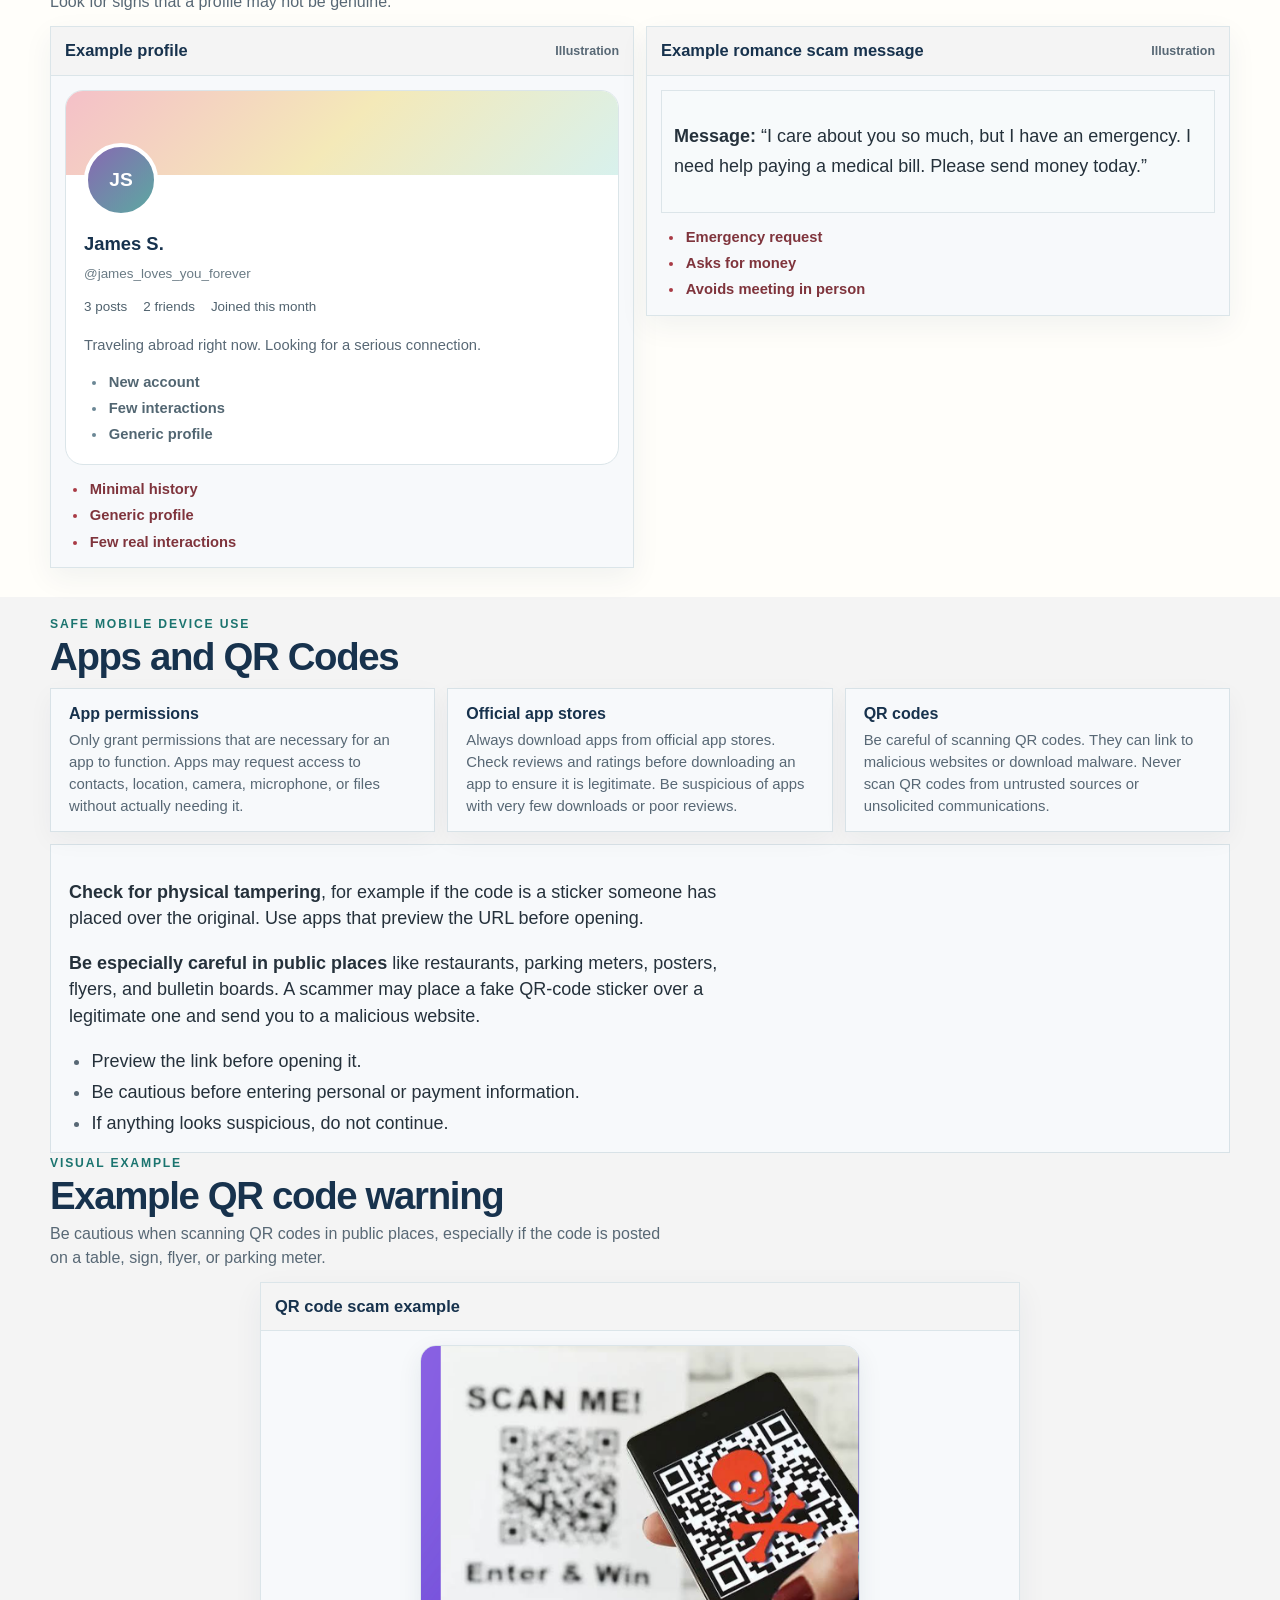
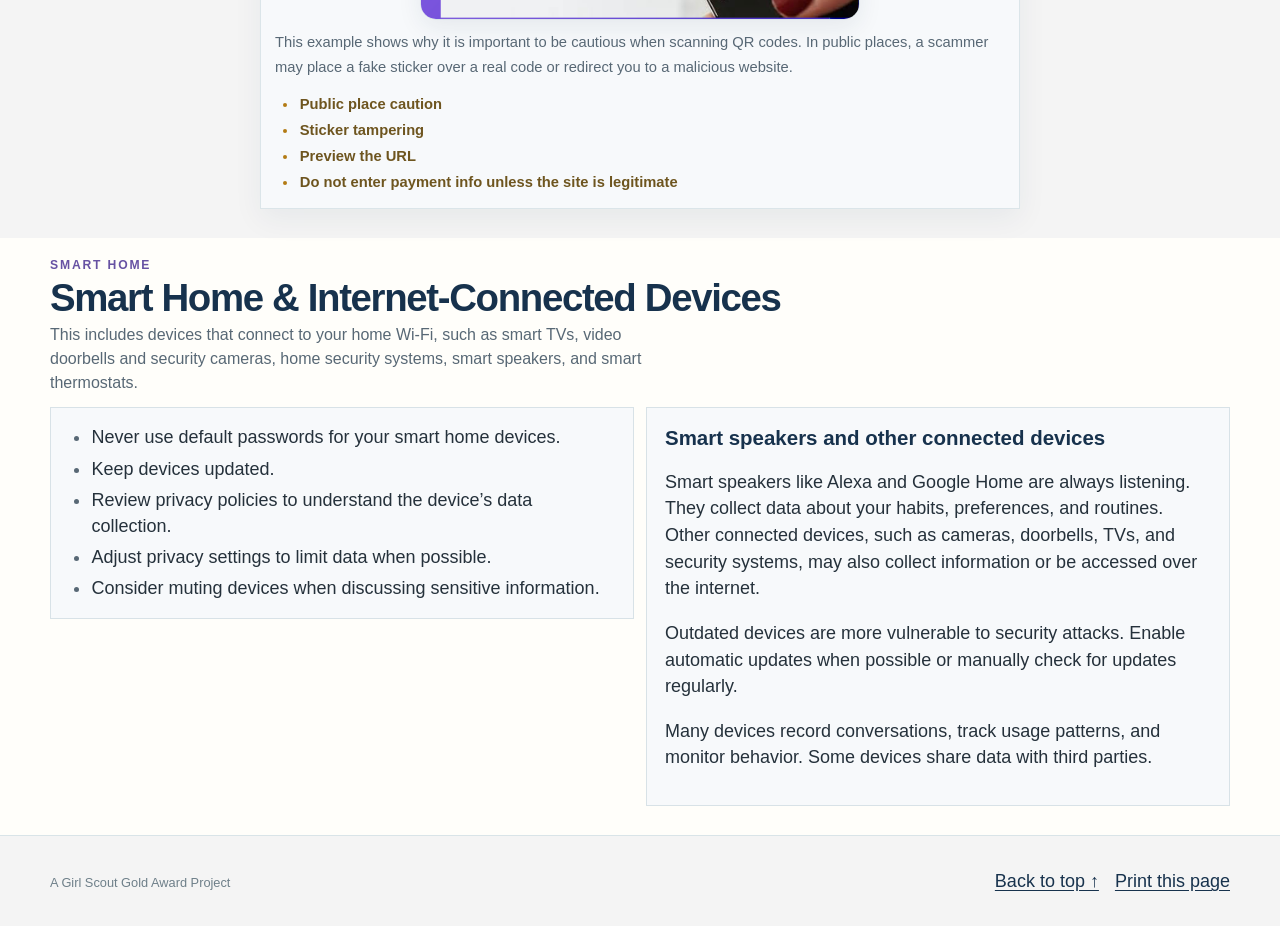
<file: social-mobile.html>
<!DOCTYPE html>

<html lang="en">
<head>
<meta charset="utf-8"/>
<meta content="width=device-width, initial-scale=1" name="viewport"/>
<meta content="Social Media &amp; Mobile Safety. A Girl Scout Gold Award project." name="description"/>
<meta content="#fffefa" name="theme-color"/>
<title>Social Media &amp; Mobile Safety | Click with Confidence</title>
<link href="favicon.ico" rel="icon" sizes="any"/>
<link href="favicon-32.png" rel="icon" sizes="32x32" type="image/png"/>
<link href="apple-touch-icon.png" rel="apple-touch-icon"/>
<link href="site.webmanifest" rel="manifest"/>
<link href="css/styles.css" rel="stylesheet"/>
</head>
<body class="inner-page">
<a class="skip-link" href="#main">Skip to main content</a>
<div data-site-header></div>

<main id="main">
<section aria-labelledby="social-title" class="section"><div class="shell">
<div class="section-heading"><p class="eyebrow purple">Social Media and Mobile Devices</p><h2 id="social-title">Social Media Safety</h2><p>Scammers use information from social media to build trust and create personalized attacks.</p></div>
<div class="content-grid two-wide">
<article class="panel panel-violet"><p class="panel-label">Privacy Settings</p><h3>Review who can see your information</h3><ul class="check-list neutral-list"><li>Who can see posts, photos, location, and personal information like birthdates.</li><li>Who can send friend requests.</li><li>Who can look you up using your email address.</li></ul></article>
<article class="panel panel-red"><p class="panel-label">Do NOT share sensitive information via social media</p><ul class="check-list warning-list"><li>Social security numbers.</li><li>Addresses.</li><li>Personal contact information.</li><li>Family members’ names.</li></ul><h3>Avoid oversharing personal details in public posts</h3><ul class="check-list warning-list"><li>Health circumstances.</li><li>Financial situations.</li><li>Travel plans or daily routines.</li></ul></article>
</div>
<div class="panel panel-gold"><h3>Be cautious of sharing travel plans or daily routines</h3><ul class="check-list warning-list"><li>It gives strangers the knowledge of your location at specific times.</li><li>It communicates to burglars when you are out of the house.</li><li>You should never make a post that lets others know you will either be away from home or home alone.</li><li>Information from posts can be used by hackers to figure out answers to security questions.</li></ul></div>
<div class="content-grid two-wide">
<article class="panel"><h3>Be wary of accepting friend requests from strangers</h3><p>The fewer people that have access to your personal pictures and information, the better.</p><p><strong>Fake account red flags:</strong></p><ul class="check-list warning-list"><li>Sudden bursts of followers or posts.</li><li>Generic profiles.</li><li>Minimal real interaction.</li><li>Poor grammar.</li><li>Commenting strange links or having them in their bio.</li><li>A lack of history.</li></ul><p>You don’t have to be friends with everyone who sends you a request. Verify profiles by looking for mutual friends and checking the profile’s activity.</p></article>
<article class="panel panel-violet"><h3>Romance Scams</h3><p>A trick where individuals create fake online personas to build fake romantic relationships, gain trust, and then manipulate victims into sending them money or revealing personal information.</p><p><strong>Common themes or red flags:</strong></p><ul class="check-list warning-list"><li>Claiming to have constant emergencies, such as medical bills or travel costs.</li><li>Claiming to be abroad, like a military member.</li><li>Making constant excuses to avoid video calls or meeting in person.</li><li>Requesting money or personal data.</li></ul></article>
</div>
<div class="section-heading compact-heading"><p class="eyebrow teal">Visual example</p><h2>Example social media red flags</h2><p>Look for signs that a profile may not be genuine.</p></div>
<div class="example-gallery">
<article class="example-card">
<div class="example-head"><strong>Example profile</strong><span>Illustration</span></div>
<div class="example-body">
<div class="profile-shot">
<div class="profile-cover"></div>
<div class="profile-body">
<div class="profile-avatar">JS</div>
<h4>James S.</h4>
<div class="profile-handle">@james_loves_you_forever</div>
<div class="profile-stats"><span>3 posts</span><span>2 friends</span><span>Joined this month</span></div>
<p class="profile-bio">Traveling abroad right now. Looking for a serious connection.</p>
<ul class="example-list neutral"><li>New account</li><li>Few interactions</li><li>Generic profile</li></ul>
</div>
</div>
<ul class="example-list"><li>Minimal history</li><li>Generic profile</li><li>Few real interactions</li></ul>
</div>
</article>
<article class="example-card">
<div class="example-head"><strong>Example romance scam message</strong><span>Illustration</span></div>
<div class="example-body">
<div class="voicemail-card">
<p><strong>Message:</strong> “I care about you so much, but I have an emergency. I need help paying a medical bill. Please send money today.”</p>
</div>
<ul class="example-list"><li>Emergency request</li><li>Asks for money</li><li>Avoids meeting in person</li></ul>
</div>
</article>
</div>
</div></section>
<section aria-labelledby="mobile-title" class="section section-light"><div class="shell">
<div class="section-heading"><p class="eyebrow teal">Safe Mobile Device Use</p><h2 id="mobile-title">Apps and QR Codes</h2></div>
<div class="three-cards">
<article class="info-card"><h3>App permissions</h3><p>Only grant permissions that are necessary for an app to function. Apps may request access to contacts, location, camera, microphone, or files without actually needing it.</p></article>
<article class="info-card"><h3>Official app stores</h3><p>Always download apps from official app stores. Check reviews and ratings before downloading an app to ensure it is legitimate. Be suspicious of apps with very few downloads or poor reviews.</p></article>
<article class="info-card"><h3>QR codes</h3><p>Be careful of scanning QR codes. They can link to malicious websites or download malware. Never scan QR codes from untrusted sources or unsolicited communications.</p></article>
</div>
<div class="panel panel-gold"><p><strong>Check for physical tampering</strong>, for example if the code is a sticker someone has placed over the original. Use apps that preview the URL before opening.</p><p><strong>Be especially careful in public places</strong> like restaurants, parking meters, posters, flyers, and bulletin boards. A scammer may place a fake QR-code sticker over a legitimate one and send you to a malicious website.</p><ul class="check-list public-warning-list"><li>Preview the link before opening it.</li><li>Be cautious before entering personal or payment information.</li><li>If anything looks suspicious, do not continue.</li></ul></div>
<div class="section-heading compact-heading"><p class="eyebrow teal">Visual example</p><h2>Example QR code warning</h2><p>Be cautious when scanning QR codes in public places, especially if the code is posted on a table, sign, flyer, or parking meter.</p></div>
<div class="example-gallery">
<article class="example-card wide qr-example-card">
<div class="example-head"><strong>QR code scam example</strong></div>
<div class="example-body">
<figure class="example-figure">
<img alt="Example warning image showing a QR code being scanned with a phone and a danger symbol over the code." src="images/qr-warning-example.png"/>
<figcaption>This example shows why it is important to be cautious when scanning QR codes. In public places, a scammer may place a fake sticker over a real code or redirect you to a malicious website.</figcaption>
</figure>
<ul class="example-list gold"><li>Public place caution</li><li>Sticker tampering</li><li>Preview the URL</li><li>Do not enter payment info unless the site is legitimate</li></ul>
</div>
</article>
</div>
</div></section>
<section aria-labelledby="smart-title" class="section"><div class="shell">
<div class="section-heading"><p class="eyebrow purple">Smart Home</p><h2 id="smart-title">Smart Home &amp; Internet-Connected Devices</h2><p>This includes devices that connect to your home Wi-Fi, such as smart TVs, video doorbells and security cameras, home security systems, smart speakers, and smart thermostats.</p></div>
<div class="content-grid two-wide">
<article class="panel panel-violet"><ul class="check-list"><li>Never use default passwords for your smart home devices.</li><li>Keep devices updated.</li><li>Review privacy policies to understand the device’s data collection.</li><li>Adjust privacy settings to limit data when possible.</li><li>Consider muting devices when discussing sensitive information.</li></ul></article>
<article class="panel"><h3>Smart speakers and other connected devices</h3><p>Smart speakers like Alexa and Google Home are always listening. They collect data about your habits, preferences, and routines. Other connected devices, such as cameras, doorbells, TVs, and security systems, may also collect information or be accessed over the internet.</p><p>Outdated devices are more vulnerable to security attacks. Enable automatic updates when possible or manually check for updates regularly.</p><p>Many devices record conversations, track usage patterns, and monitor behavior. Some devices share data with third parties.</p></article>
</div>
</div></section>
</main>
<div data-site-footer></div>
<script defer="" src="js/script.js"></script>
</body>
</html>
</file>
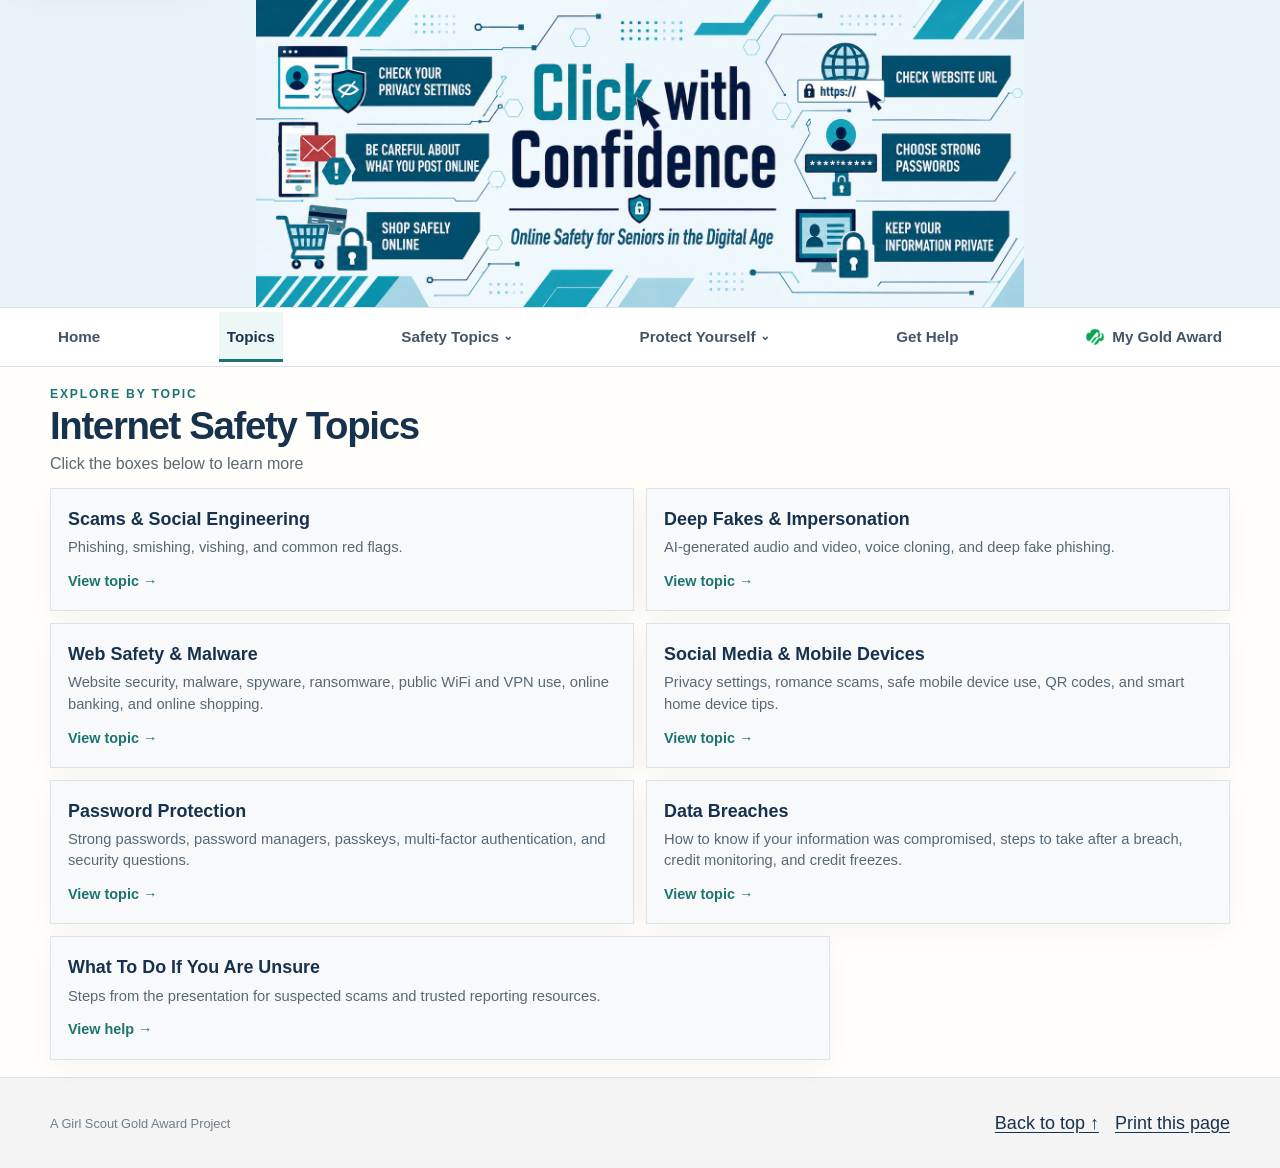
<file: topics.html>
<!DOCTYPE html>

<html lang="en">
<head>
<meta charset="utf-8"/>
<meta content="width=device-width, initial-scale=1" name="viewport"/>
<meta content="All internet safety topics covered in the presentation. A Girl Scout Gold Award project." name="description"/>
<meta content="#fffefa" name="theme-color"/>
<title>Internet Safety Topics | Click with Confidence</title>
<link href="favicon.ico" rel="icon" sizes="any"/>
<link href="favicon-32.png" rel="icon" sizes="32x32" type="image/png"/>
<link href="apple-touch-icon.png" rel="apple-touch-icon"/>
<link href="site.webmanifest" rel="manifest"/>
<link href="css/styles.css" rel="stylesheet"/>
</head>
<body class="inner-page">
<a class="skip-link" href="#main">Skip to main content</a>
<div data-site-header></div>

<main id="main">
<section aria-labelledby="topics-title" class="section topic-directory">
<div class="shell">
<div class="section-heading compact-heading">
<p class="eyebrow teal">Explore by topic</p>
<h2 id="topics-title">Internet Safety Topics</h2>
<p>Click the boxes below to learn more</p>
</div>
<div class="topic-grid">
<a class="topic-link-card" href="scams.html"><div><h3>Scams &amp; Social Engineering</h3><p>Phishing, smishing, vishing, and common red flags.</p><strong>View topic →</strong></div></a>
<a class="topic-link-card" href="deepfakes.html"><div><h3>Deep Fakes &amp; Impersonation</h3><p>AI-generated audio and video, voice cloning, and deep fake phishing.</p><strong>View topic →</strong></div></a>
<a class="topic-link-card" href="web-safety.html"><div><h3>Web Safety &amp; Malware</h3><p>Website security, malware, spyware, ransomware, public WiFi and VPN use, online banking, and online shopping.</p><strong>View topic →</strong></div></a>
<a class="topic-link-card" href="social-mobile.html"><div><h3>Social Media &amp; Mobile Devices</h3><p>Privacy settings, romance scams, safe mobile device use, QR codes, and smart home device tips.</p><strong>View topic →</strong></div></a>
<a class="topic-link-card" href="protect-yourself.html"><div><h3>Password Protection</h3><p>Strong passwords, password managers, passkeys, multi-factor authentication, and security questions.</p><strong>View topic →</strong></div></a>
<a class="topic-link-card" href="data-breaches.html"><div><h3>Data Breaches</h3><p>How to know if your information was compromised, steps to take after a breach, credit monitoring, and credit freezes.</p><strong>View topic →</strong></div></a>
<a class="topic-link-card topic-help-card" href="get-help.html"><div><h3>What To Do If You Are Unsure</h3><p>Steps from the presentation for suspected scams and trusted reporting resources.</p><strong>View help →</strong></div></a>
</div>
</div>
</section>
</main>
<div data-site-footer></div>
<script defer="" src="js/script.js"></script>
</body>
</html>
</file>
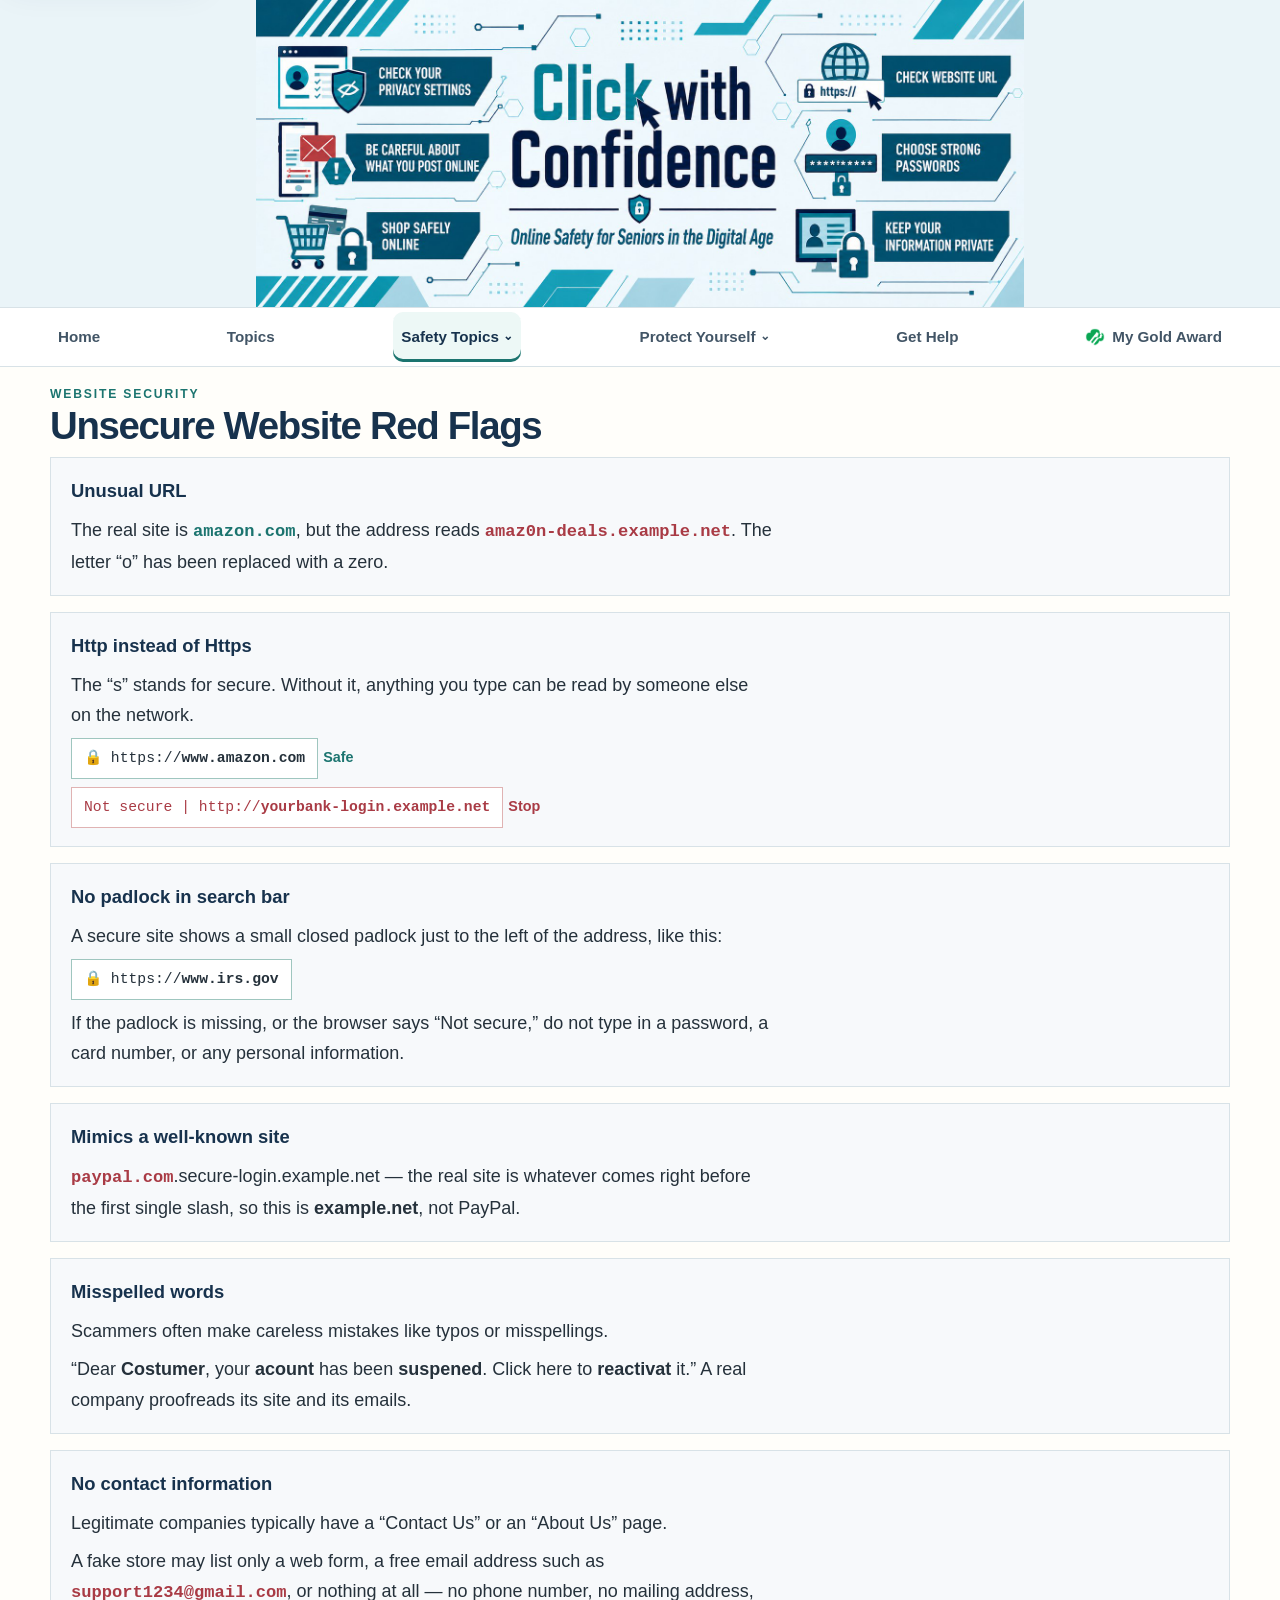
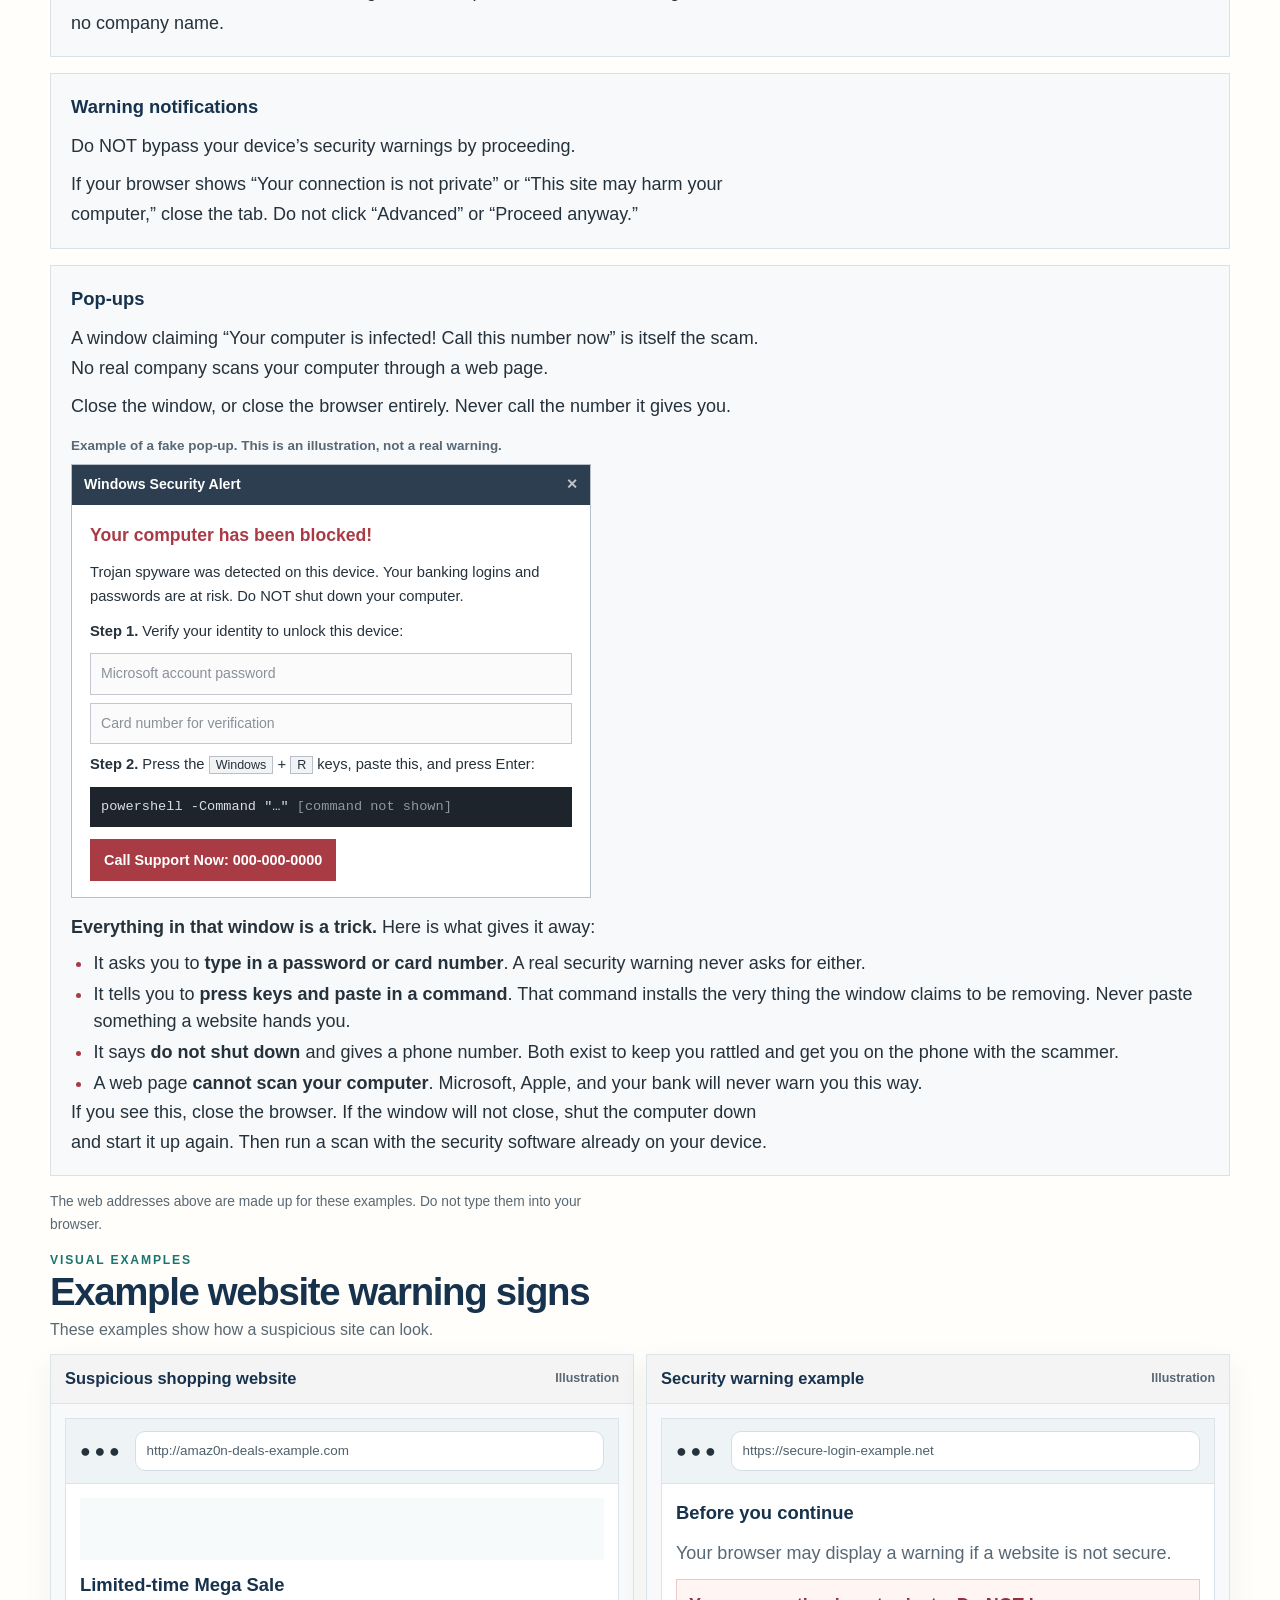
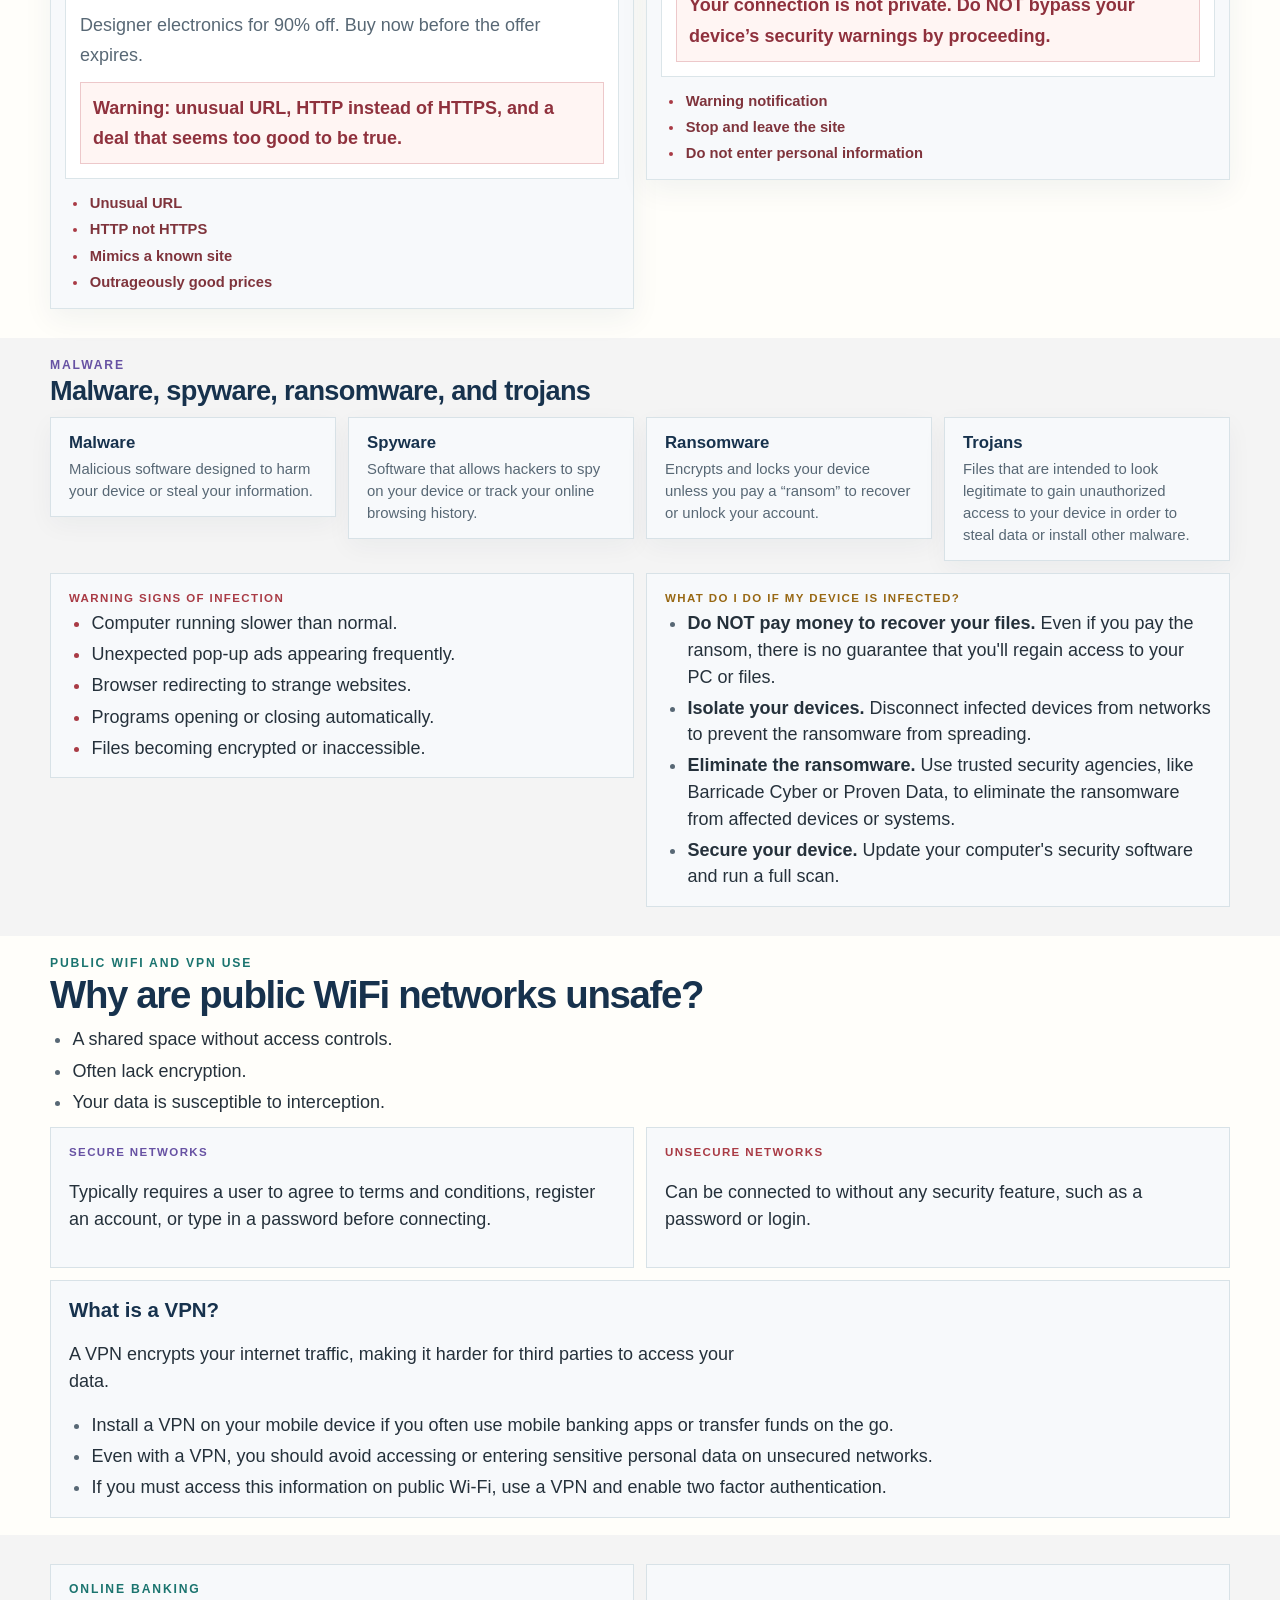
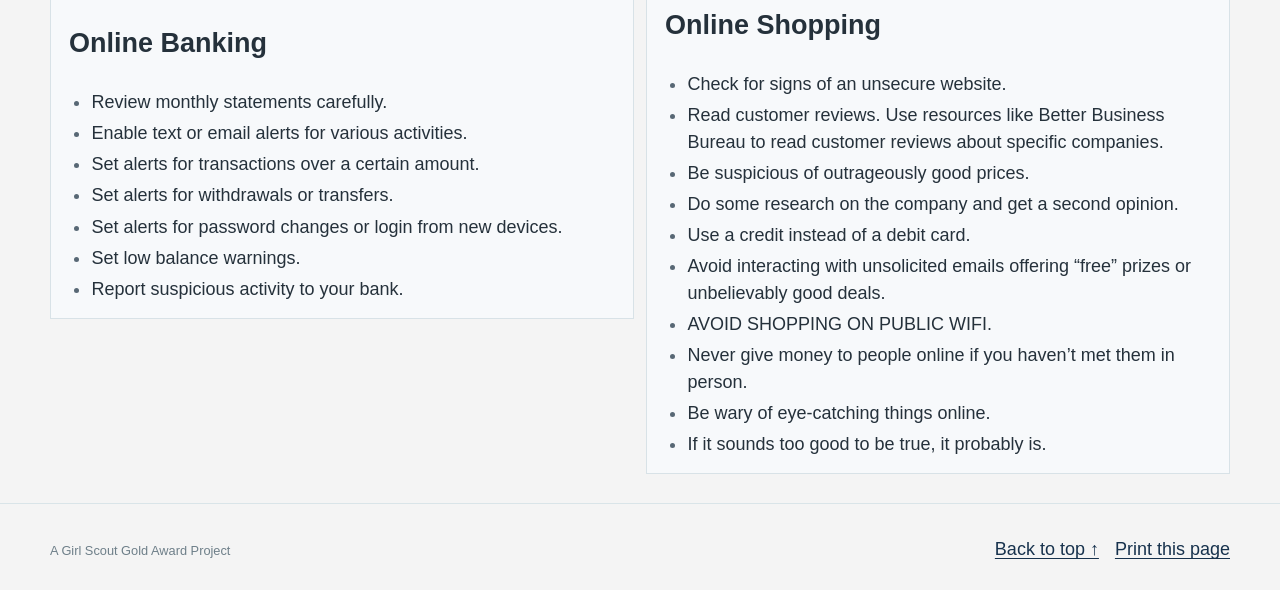
<file: web-safety.html>
<!DOCTYPE html>

<html lang="en">
<head>
<meta charset="utf-8"/>
<meta content="width=device-width, initial-scale=1" name="viewport"/>
<meta content="Website security, malware, public Wi-Fi, online banking, and online shopping. A Girl Scout Gold Award project." name="description"/>
<meta content="#fffefa" name="theme-color"/>
<title>Web Safety &amp; Malware | Click with Confidence</title>
<link href="favicon.ico" rel="icon" sizes="any"/>
<link href="favicon-32.png" rel="icon" sizes="32x32" type="image/png"/>
<link href="apple-touch-icon.png" rel="apple-touch-icon"/>
<link href="site.webmanifest" rel="manifest"/>
<link href="css/styles.css" rel="stylesheet"/>
</head>
<body class="inner-page">
<a class="skip-link" href="#main">Skip to main content</a>
<div data-site-header></div>

<main id="main">
<section aria-labelledby="web-title" class="section">
<div class="shell">
<div class="section-heading"><p class="eyebrow teal">Website Security</p><h2 id="web-title">Unsecure Website Red Flags</h2></div>
<div class="flag-examples">

<div class="flag-item">
<h3>Unusual URL</h3>
<p>The real site is <code class="url-good">amazon.com</code>, but the address reads <code class="url-bad">amaz0n-deals.example.net</code>. The letter “o” has been replaced with a zero.</p>
</div>

<div class="flag-item">
<h3>Http instead of Https</h3>
<p>The “s” stands for secure. Without it, anything you type can be read by someone else on the network.</p>
<p><span class="addr-bar addr-good">🔒 https://<strong>www.amazon.com</strong></span> <span class="addr-note addr-note-good">Safe</span></p>
<p><span class="addr-bar addr-bad">Not secure | http://<strong>yourbank-login.example.net</strong></span> <span class="addr-note addr-note-bad">Stop</span></p>
</div>

<div class="flag-item">
<h3>No padlock in search bar</h3>
<p>A secure site shows a small closed padlock just to the left of the address, like this:</p>
<p><span class="addr-bar addr-good">🔒 https://<strong>www.irs.gov</strong></span></p>
<p>If the padlock is missing, or the browser says “Not secure,” do not type in a password, a card number, or any personal information.</p>
</div>

<div class="flag-item">
<h3>Mimics a well-known site</h3>
<p><code class="url-bad">paypal.com</code>.secure-login.example.net — the real site is whatever comes right before the first single slash, so this is <strong>example.net</strong>, not PayPal.</p>
</div>

<div class="flag-item">
<h3>Misspelled words</h3>
<p>Scammers often make careless mistakes like typos or misspellings.</p>
<p>“Dear <strong>Costumer</strong>, your <strong>acount</strong> has been <strong>suspened</strong>. Click here to <strong>reactivat</strong> it.” A real company proofreads its site and its emails.</p>
</div>

<div class="flag-item">
<h3>No contact information</h3>
<p>Legitimate companies typically have a “Contact Us” or an “About Us” page.</p>
<p>A fake store may list only a web form, a free email address such as <code class="url-bad">support1234@gmail.com</code>, or nothing at all — no phone number, no mailing address, no company name.</p>
</div>

<div class="flag-item">
<h3>Warning notifications</h3>
<p>Do NOT bypass your device’s security warnings by proceeding.</p>
<p>If your browser shows “Your connection is not private” or “This site may harm your computer,” close the tab. Do not click “Advanced” or “Proceed anyway.”</p>
</div>

<div class="flag-item">
<h3>Pop-ups</h3>
<p>A window claiming “Your computer is infected! Call this number now” is itself the scam. No real company scans your computer through a web page.</p>
<p>Close the window, or close the browser entirely. Never call the number it gives you.</p>

<figure class="fake-popup-figure">
<figcaption>Example of a fake pop-up. This is an illustration, not a real warning.</figcaption>
<div aria-hidden="true" class="fake-popup">
<div class="fake-popup-bar">Windows Security Alert <span class="fake-popup-close">✕</span></div>
<div class="fake-popup-body">
<p class="fake-popup-alarm">Your computer has been blocked!</p>
<p>Trojan spyware was detected on this device. Your banking logins and passwords are at risk. Do NOT shut down your computer.</p>
<p><strong>Step 1.</strong> Verify your identity to unlock this device:</p>
<div class="fake-field">Microsoft account password</div>
<div class="fake-field">Card number for verification</div>
<p><strong>Step 2.</strong> Press the <kbd>Windows</kbd> + <kbd>R</kbd> keys, paste this, and press Enter:</p>
<div class="fake-command">powershell -Command "…" <span class="fake-command-note">[command not shown]</span></div>
<p class="fake-popup-buttons"><span class="fake-button">Call Support Now: 000-000-0000</span></p>
</div>
</div>
</figure>

<p><strong>Everything in that window is a trick.</strong> Here is what gives it away:</p>
<ul class="check-list warning-list">
<li>It asks you to <strong>type in a password or card number</strong>. A real security warning never asks for either.</li>
<li>It tells you to <strong>press keys and paste in a command</strong>. That command installs the very thing the window claims to be removing. Never paste something a website hands you.</li>
<li>It says <strong>do not shut down</strong> and gives a phone number. Both exist to keep you rattled and get you on the phone with the scammer.</li>
<li>A web page <strong>cannot scan your computer</strong>. Microsoft, Apple, and your bank will never warn you this way.</li>
</ul>
<p>If you see this, close the browser. If the window will not close, shut the computer down and start it up again. Then run a scan with the security software already on your device.</p>
</div>

</div>
<p class="small-note">The web addresses above are made up for these examples. Do not type them into your browser.</p>
</div>
<div class="shell">
<div class="section-heading compact-heading"><p class="eyebrow teal">Visual examples</p><h2>Example website warning signs</h2><p>These examples show how a suspicious site can look.</p></div>
<div class="example-gallery">
<article class="example-card">
<div class="example-head"><strong>Suspicious shopping website</strong><span>Illustration</span></div>
<div class="example-body">
<div class="browser-shot">
<div class="topbar"><span class="dot-row">●●●</span><div class="address">http://amaz0n-deals-example.com</div></div>
<div class="browser-page">
<div class="browser-banner"></div>
<h4>Limited-time Mega Sale</h4>
<p>Designer electronics for 90% off. Buy now before the offer expires.</p>
<div class="pop-alert">Warning: unusual URL, HTTP instead of HTTPS, and a deal that seems too good to be true.</div>
</div>
</div>
<ul class="example-list"><li>Unusual URL</li><li>HTTP not HTTPS</li><li>Mimics a known site</li><li>Outrageously good prices</li></ul>
</div>
</article>
<article class="example-card">
<div class="example-head"><strong>Security warning example</strong><span>Illustration</span></div>
<div class="example-body">
<div class="browser-shot">
<div class="topbar"><span class="dot-row">●●●</span><div class="address">https://secure-login-example.net</div></div>
<div class="browser-page">
<h4>Before you continue</h4>
<p>Your browser may display a warning if a website is not secure.</p>
<div class="pop-alert">Your connection is not private. Do NOT bypass your device’s security warnings by proceeding.</div>
</div>
</div>
<ul class="example-list"><li>Warning notification</li><li>Stop and leave the site</li><li>Do not enter personal information</li></ul>
</div>
</article>
</div>
</div></section>
<section aria-labelledby="malware-title" class="section section-light"><div class="shell">
<div class="section-heading"><p class="eyebrow purple">Malware</p><h2 class="long-title" id="malware-title">Malware, spyware, ransomware, and trojans</h2></div>
<div class="four-cards">
<article class="info-card"><h3>Malware</h3><p>Malicious software designed to harm your device or steal your information.</p></article>
<article class="info-card"><h3>Spyware</h3><p>Software that allows hackers to spy on your device or track your online browsing history.</p></article>
<article class="info-card"><h3>Ransomware</h3><p>Encrypts and locks your device unless you pay a “ransom” to recover or unlock your account.</p></article>
<article class="info-card"><h3>Trojans</h3><p>Files that are intended to look legitimate to gain unauthorized access to your device in order to steal data or install other malware.</p></article>
</div>
<div class="content-grid two-wide">
<article class="panel panel-red"><p class="panel-label">Warning signs of infection</p><ul class="check-list warning-list"><li>Computer running slower than normal.</li><li>Unexpected pop-up ads appearing frequently.</li><li>Browser redirecting to strange websites.</li><li>Programs opening or closing automatically.</li><li>Files becoming encrypted or inaccessible.</li></ul></article>
<article class="panel panel-gold"><p class="panel-label">What do I do if my device is infected?</p><ul class="check-list"><li><strong>Do NOT pay money to recover your files.</strong> Even if you pay the ransom, there is no guarantee that you'll regain access to your PC or files.</li><li><strong>Isolate your devices.</strong> Disconnect infected devices from networks to prevent the ransomware from spreading.</li><li><strong>Eliminate the ransomware.</strong> Use trusted security agencies, like Barricade Cyber or Proven Data, to eliminate the ransomware from affected devices or systems.</li><li><strong>Secure your device.</strong> Update your computer's security software and run a full scan.</li></ul></article>
</div>
</div></section>
<section aria-labelledby="wifi-title" class="section"><div class="shell">
<div class="section-heading"><p class="eyebrow teal">Public WiFi and VPN Use</p><h2 id="wifi-title">Why are public WiFi networks unsafe?</h2></div>
<ul class="check-list"><li>A shared space without access controls.</li><li>Often lack encryption.</li><li>Your data is susceptible to interception.</li></ul>
<div class="content-grid two-wide">
<article class="panel panel-violet"><p class="panel-label">Secure networks</p><p>Typically requires a user to agree to terms and conditions, register an account, or type in a password before connecting.</p></article>
<article class="panel panel-red"><p class="panel-label">Unsecure networks</p><p>Can be connected to without any security feature, such as a password or login.</p></article>
</div>
<div class="panel panel-gold"><h3>What is a VPN?</h3><p>A VPN encrypts your internet traffic, making it harder for third parties to access your data.</p><ul class="check-list"><li>Install a VPN on your mobile device if you often use mobile banking apps or transfer funds on the go.</li><li>Even with a VPN, you should avoid accessing or entering sensitive personal data on unsecured networks.</li><li>If you must access this information on public Wi-Fi, use a VPN and enable two factor authentication.</li></ul></div>
</div></section>
<section aria-labelledby="bank-title" class="section section-light"><div class="shell">
<div class="content-grid two-wide">
<article class="panel"><p class="eyebrow teal">Online Banking</p><h2 id="bank-title">Online Banking</h2><ul class="check-list"><li>Review monthly statements carefully.</li><li>Enable text or email alerts for various activities.</li><li>Set alerts for transactions over a certain amount.</li><li>Set alerts for withdrawals or transfers.</li><li>Set alerts for password changes or login from new devices.</li><li>Set low balance warnings.</li><li>Report suspicious activity to your bank.</li></ul></article>
<article class="panel"><h2>Online Shopping</h2><ul class="check-list"><li>Check for signs of an unsecure website.</li><li>Read customer reviews. Use resources like Better Business Bureau to read customer reviews about specific companies.</li><li>Be suspicious of outrageously good prices.</li><li>Do some research on the company and get a second opinion.</li><li>Use a credit instead of a debit card.</li><li>Avoid interacting with unsolicited emails offering “free” prizes or unbelievably good deals.</li><li>AVOID SHOPPING ON PUBLIC WIFI.</li><li>Never give money to people online if you haven’t met them in person.</li><li>Be wary of eye-catching things online.</li><li>If it sounds too good to be true, it probably is.</li></ul></article>
</div>
</div></section>
</main>
<div data-site-footer></div>
<script defer="" src="js/script.js"></script>
</body>
</html>
</file>
<file: css/styles.css>
:root {
  --navy: #241a4c;
  --navy-2: #312566;
  --purple: #6655dc;
  --purple-soft: #f0edff;
  --violet: #8b5cf6;
  --teal: #0f9f94;
  --teal-soft: #e8f8f6;
  --gold: #f3b51b;
  --gold-soft: #fff6d9;
  --red: #c43b4e;
  --red-soft: #fff0f2;
  --ink: #1f2430;
  --muted: #5e6472;
  --line: #dedfea;
  --paper: #ffffff;
  --wash: #f8f8fc;
  --shadow: 0 18px 50px rgba(38, 26, 76, .10);
  --radius-lg: 28px;
  --radius-md: 18px;
  --radius-sm: 12px;
  --max: 1180px;
  --base-size: 18px;
}

* { box-sizing: border-box; }
html { scroll-behavior: smooth; scroll-padding-top: 92px; }
body {
  margin: 0;
  font-family: Inter, ui-sans-serif, system-ui, -apple-system, BlinkMacSystemFont, "Segoe UI", sans-serif;
  color: var(--ink);
  background: var(--paper);
  font-size: var(--base-size);
  line-height: 1.6;
  text-rendering: optimizeLegibility;
}
body.large-text { --base-size: 20px; }
button, a { font: inherit; }
a { color: inherit; }
button { cursor: pointer; }
img, svg { max-width: 100%; }

.skip-link {
  position: fixed;
  top: 8px;
  left: 8px;
  z-index: 999;
  transform: translateY(-160%);
  background: #fff;
  color: #111;
  padding: .65rem 1rem;
  border-radius: 8px;
  box-shadow: var(--shadow);
}
.skip-link:focus { transform: translateY(0); }

.shell { width: min(calc(100% - 36px), var(--max)); margin-inline: auto; }

.site-header {
  position: sticky;
  top: 0;
  z-index: 100;
  background: rgba(255,255,255,.95);
  backdrop-filter: blur(14px);
  border-bottom: 1px solid rgba(222,223,234,.85);
}
.nav-shell {
  min-height: 78px;
  width: min(calc(100% - 32px), 1260px);
  margin-inline: auto;
  display: flex;
  align-items: center;
  gap: 18px;
}
.brand {
  display: inline-flex;
  align-items: center;
  gap: 0;
  color: var(--navy);
  text-decoration: none;
  min-width: max-content;
}
.brand strong { display: block; font-size: 1rem; line-height: 1.1; }
.brand small { display: block; color: var(--muted); font-size: .72rem; margin-top: 3px; white-space: nowrap; }
.site-nav {
  margin-left: auto;
  display: flex;
  align-items: center;
  gap: 4px;
}
.site-nav a {
  text-decoration: none;
  font-weight: 700;
  font-size: .82rem;
  padding: .62rem .72rem;
  border-radius: 10px;
  color: #464b58;
}
.site-nav a:hover, .site-nav a:focus-visible { background: var(--purple-soft); color: var(--navy); }
.menu-button { display: none; }

.hero {
  position: relative;
  overflow: hidden;
  background:
    radial-gradient(circle at 78% 12%, rgba(126,91,255,.42), transparent 30%),
    linear-gradient(135deg, #201844 0%, #2d215c 52%, #211b47 100%);
  color: #fff;
  padding: 84px 0 72px;
}
.hero::before {
  content: "";
  position: absolute;
  inset: 0;
  background-image: linear-gradient(rgba(255,255,255,.022) 1px, transparent 1px), linear-gradient(90deg, rgba(255,255,255,.022) 1px, transparent 1px);
  background-size: 34px 34px;
  mask-image: linear-gradient(to bottom, rgba(0,0,0,.55), transparent);
}
.hero-orb { position: absolute; border-radius: 999px; filter: saturate(110%); opacity: .9; }
.orb-one { width: 250px; height: 250px; right: -90px; top: -62px; background: rgba(96,78,214,.46); }
.orb-two { width: 200px; height: 200px; right: 13%; bottom: -120px; background: rgba(243,181,27,.22); }
.orb-three { width: 170px; height: 170px; left: -80px; bottom: -50px; background: rgba(15,159,148,.22); }
.hero-grid {
  position: relative;
  z-index: 1;
  display: grid;
  grid-template-columns: 1.2fr .8fr;
  gap: 60px;
  align-items: center;
}
.eyebrow {
  margin: 0 0 .5rem;
  font-size: .76rem;
  text-transform: uppercase;
  letter-spacing: .15em;
  font-weight: 900;
  color: #d2cafe;
}
.eyebrow.gold { color: var(--gold); }
.eyebrow.purple { color: var(--purple); }
.eyebrow.teal { color: var(--teal); }
.eyebrow.red { color: var(--red); }
.hero h1 {
  font-family: Georgia, "Times New Roman", serif;
  font-size: clamp(3.1rem, 7vw, 5.8rem);
  line-height: .95;
  margin: 0 0 1.25rem;
  letter-spacing: -.04em;
}
.hero-subtitle { max-width: 760px; font-size: clamp(1.15rem, 2.1vw, 1.45rem); color: #e7e2f7; margin: 0 0 1.1rem; }
.presented-by { color: #bbb5d3; margin: 0 0 1.5rem; }
.presented-by strong { color: #fff; }
.hero-actions { display: flex; flex-wrap: wrap; gap: 12px; margin: 1.6rem 0 1.25rem; }
.button {
  display: inline-flex;
  align-items: center;
  justify-content: center;
  gap: .4rem;
  border-radius: 12px;
  padding: .82rem 1.05rem;
  font-weight: 850;
  text-decoration: none;
  border: 2px solid transparent;
  transition: transform .18s ease, box-shadow .18s ease, background .18s ease;
}
.button:hover { transform: translateY(-2px); }
.button-primary { background: var(--gold); color: #2c2452; box-shadow: 0 10px 22px rgba(243,181,27,.18); }
.button-secondary { background: rgba(255,255,255,.08); color: #fff; border-color: rgba(255,255,255,.35); }
.button-outline { border-color: var(--navy); color: var(--navy); background: #fff; }
.hero-note { max-width: 700px; font-size: .92rem; color: #c8c3da; padding-left: 1rem; border-left: 3px solid var(--gold); }
.hero-card {
  background: rgba(255,255,255,.96);
  color: var(--ink);
  border-radius: var(--radius-lg);
  padding: 28px;
  box-shadow: 0 24px 70px rgba(10,7,28,.26);
}
.card-kicker { color: var(--teal); font-weight: 900; text-transform: uppercase; letter-spacing: .13em; font-size: .72rem; margin: 0; }
.hero-card h2 { font-family: Georgia, serif; color: var(--navy); font-size: 1.7rem; margin: .35rem 0 1.1rem; }
.golden-rules { list-style: none; padding: 0; margin: 0; display: grid; gap: 12px; }
.golden-rules li { display: grid; grid-template-columns: 38px 1fr; gap: 10px; align-items: start; }
.golden-rules span { width: 32px; height: 32px; border-radius: 50%; display: grid; place-items: center; background: var(--gold); color: var(--navy); font-weight: 900; }
.golden-rules p { margin: 0; font-size: .9rem; color: #4c5060; }
.golden-rules strong { color: var(--ink); }

.quick-strip { background: #fff; border-bottom: 1px solid var(--line); }
.quick-grid { display: grid; grid-template-columns: repeat(4, 1fr); gap: 0; }
.quick-card {
  display: flex;
  align-items: center;
  gap: 12px;
  padding: 22px 16px;
  text-decoration: none;
  border-right: 1px solid var(--line);
}
.quick-card:first-child { border-left: 1px solid var(--line); }
.quick-card:hover { background: var(--wash); }
.quick-icon { width: 42px; height: 42px; border-radius: 13px; background: var(--purple-soft); color: var(--purple); display: grid; place-items: center; font-weight: 950; font-size: 1.1rem; flex: 0 0 auto; }
.quick-icon.danger { background: var(--red-soft); color: var(--red); }
.quick-icon.help { background: var(--teal-soft); color: var(--teal); }
.quick-card strong { display: block; font-size: .86rem; color: var(--navy); }
.quick-card small { display: block; font-size: .72rem; color: var(--muted); }

.section { padding: 92px 0; }
.section-light { background: var(--wash); }
.section-tint { background: #f7f5ff; }
.section-dark { background: linear-gradient(135deg, #25194d, #36256e); color: #fff; }
.section-number-row { display: flex; align-items: center; justify-content: space-between; margin-bottom: 12px; }
.section-number { font-family: Georgia, serif; font-size: 4rem; line-height: 1; color: var(--gold); font-weight: 800; }
.section-icon { width: 58px; height: 58px; border-radius: 16px; background: var(--purple); color: #fff; display: grid; place-items: center; font-weight: 900; box-shadow: 0 10px 20px rgba(102,85,220,.18); }
.section-icon.glow { background: linear-gradient(135deg, #775cff, #9f67ff); box-shadow: 0 0 30px rgba(130,91,255,.4); }
.section-heading { max-width: 850px; margin-bottom: 34px; }
.section-heading h2 { font-family: Georgia, "Times New Roman", serif; color: var(--navy); font-size: clamp(2.3rem, 4vw, 3.7rem); line-height: 1.08; letter-spacing: -.025em; margin: .25rem 0 1rem; }
.section-heading p:not(.eyebrow) { color: var(--muted); font-size: 1.08rem; margin: 0; }
.section-heading.inverse h2, .section-heading.inverse p:not(.eyebrow) { color: #fff; }
.section-heading.inverse p:not(.eyebrow) { color: #d7d0e9; }
.section-heading.centered { text-align: center; max-width: 800px; margin: 0 auto 38px; }
.compact-heading { margin-bottom: 26px; }

.spotter-layout { display: grid; grid-template-columns: .86fr 1.14fr; gap: 34px; align-items: center; }
.phone-demo { width: min(100%, 440px); margin-inline: auto; background: #171821; padding: 16px; border: 10px solid #171821; border-radius: 34px; box-shadow: var(--shadow); }
.phone-top { display: flex; justify-content: space-between; align-items: center; color: #fff; padding: 2px 8px 12px; font-size: .72rem; }
.message-meta { color: #c5c8d4; font-size: .72rem; text-align: center; padding: 10px 6px 16px; }
.message-bubble { background: #e9e9ee; color: #11131a; padding: 16px 18px; border-radius: 20px 20px 20px 6px; font-size: .9rem; line-height: 1.45; }
.fake-link { color: #285bba; text-decoration: underline; overflow-wrap: anywhere; }
.demo-caption { color: #aeb2c1; font-size: .68rem; margin: 12px 6px 2px; text-align: center; }
.red-flag-panel { background: #fff; border: 1px solid var(--line); border-radius: var(--radius-lg); padding: 30px; box-shadow: var(--shadow); }
.red-flag-panel h3 { color: var(--navy); font-family: Georgia, serif; font-size: 1.8rem; margin: 0; }
.red-flag-panel > p { color: var(--muted); margin: .2rem 0 1rem; }
.flag-buttons { display: flex; flex-wrap: wrap; gap: 10px; }
.flag-choice { border: 2px solid #d8d4ef; background: #fff; color: var(--navy); border-radius: 999px; padding: .6rem .8rem; font-weight: 800; }
.flag-choice:hover, .flag-choice.active { border-color: var(--purple); background: var(--purple-soft); }
.flag-result { min-height: 84px; margin: 18px 0; border-left: 4px solid var(--purple); background: #f7f5ff; border-radius: 0 12px 12px 0; padding: 14px 16px; color: #4c4861; }
.safe-response { display: flex; gap: 12px; background: var(--teal-soft); color: #234843; padding: 15px 16px; border-radius: 14px; }
.safe-response > span { width: 28px; height: 28px; display: grid; place-items: center; border-radius: 50%; background: var(--teal); color: #fff; font-weight: 900; flex: 0 0 auto; }
.safe-response p { margin: 0; }

.three-cards, .four-cards { display: grid; gap: 18px; margin: 30px 0; }
.three-cards { grid-template-columns: repeat(3, 1fr); }
.four-cards { grid-template-columns: repeat(4, 1fr); }
.info-card { border: 1px solid var(--line); border-radius: var(--radius-md); padding: 24px; background: #fff; box-shadow: 0 8px 24px rgba(31,36,48,.045); }
.info-card h3 { color: var(--navy); font-size: 1.25rem; margin: .8rem 0 .45rem; }
.info-card p { color: var(--muted); margin: 0; }
.info-card.emphasized { border-top: 5px solid var(--purple); }
.mini-icon { width: 46px; height: 46px; border-radius: 13px; background: var(--purple-soft); color: var(--purple); display: grid; place-items: center; font-weight: 900; font-size: 1.05rem; }
.scam-types .info-card:nth-child(2) .mini-icon { background: var(--teal-soft); color: var(--teal); }
.scam-types .info-card:nth-child(3) .mini-icon { background: var(--gold-soft); color: #956800; }

.content-grid { display: grid; gap: 22px; margin: 34px 0; }
.two-wide { grid-template-columns: repeat(2, 1fr); }
.panel { background: var(--wash); border-radius: var(--radius-md); border: 1px solid var(--line); padding: 28px; }
.panel-red { background: var(--red-soft); border-color: #f0c6cd; }
.panel-violet { background: var(--purple-soft); border-color: #d9d1ff; }
.panel-label { margin: 0 0 .25rem; font-size: .72rem; font-weight: 900; text-transform: uppercase; letter-spacing: .12em; color: var(--red); }
.panel-violet .panel-label { color: var(--purple); }
.panel h3 { font-family: Georgia, serif; color: var(--navy); font-size: 1.65rem; margin: .2rem 0 .8rem; }
ul { padding-left: 1.2rem; }
li + li { margin-top: .45rem; }
.check-list { list-style: none; padding: 0; margin: 0; }
.check-list li { position: relative; padding-left: 1.8rem; }
.check-list li::before { content: "✓"; position: absolute; left: 0; top: .05rem; width: 1.25rem; height: 1.25rem; display: grid; place-items: center; border-radius: 50%; background: var(--teal); color: #fff; font-size: .7rem; font-weight: 900; }
.warning-list li::before { content: "!"; background: var(--red); }
.callout { background: #fff; border-radius: 12px; padding: 14px 16px; border: 1px solid #d9d1ff; margin: 1rem 0; }
.small-note { color: var(--muted); font-size: .86rem; }

.scam-tabs { border: 1px solid var(--line); border-radius: var(--radius-md); overflow: hidden; margin: 36px 0; box-shadow: 0 12px 28px rgba(31,36,48,.05); }
.tab-list { display: grid; grid-template-columns: repeat(3, 1fr); background: #f4f3fa; border-bottom: 1px solid var(--line); }
.tab-list button { border: 0; padding: .9rem; background: transparent; color: var(--navy); font-weight: 850; }
.tab-list button[aria-selected="true"] { background: var(--navy); color: #fff; }
.tab-panel { padding: 28px; background: #fff; }
.tab-panel h3 { font-family: Georgia, serif; font-size: 1.55rem; color: var(--navy); margin: 0 0 1rem; }
.example-stack { display: grid; gap: 10px; }
.example-stack p { margin: 0; background: var(--purple-soft); border-radius: 10px; padding: 11px 13px; }

.response-card { border-radius: var(--radius-lg); padding: 30px; margin: 38px 0 20px; display: grid; grid-template-columns: .78fr 1.22fr; gap: 28px; align-items: start; }
.response-card-important { background: linear-gradient(135deg, #fff5f6, #f8f5ff); border: 1px solid #f0c6cd; }
.response-card h3 { font-family: Georgia, serif; color: var(--navy); font-size: 2rem; margin: .25rem 0 0; }
.steps-list { list-style: none; padding: 0; margin: 0; display: grid; gap: 12px; }
.steps-list li { display: grid; grid-template-columns: 36px 1fr; gap: 10px; align-items: start; }
.steps-list li > span { width: 32px; height: 32px; border-radius: 50%; display: grid; place-items: center; background: var(--gold); color: var(--navy); font-weight: 900; }
.steps-list p { margin: 0; }

.action-details, .learning-details { border: 1px solid var(--line); border-radius: var(--radius-md); background: #fff; overflow: hidden; margin-top: 18px; }
.action-details summary, .learning-details summary { list-style: none; cursor: pointer; padding: 20px 22px; font-weight: 900; color: var(--navy); display: flex; justify-content: space-between; gap: 16px; align-items: center; }
.action-details summary::-webkit-details-marker, .learning-details summary::-webkit-details-marker { display: none; }
.action-details summary::after, .learning-details summary::after { content: "+"; width: 30px; height: 30px; border-radius: 50%; background: var(--purple-soft); color: var(--purple); display: grid; place-items: center; flex: 0 0 auto; }
details[open] summary::after { content: "−"; }
.details-body { border-top: 1px solid var(--line); padding: 22px; }
.two-columns { display: grid; grid-template-columns: repeat(2, 1fr); gap: 28px; }
.two-columns h3 { color: var(--navy); margin-top: 0; }

.deepfake-story { display: grid; grid-template-columns: .8fr 70px 1.2fr; gap: 18px; align-items: center; background: rgba(255,255,255,.08); border: 1px solid rgba(255,255,255,.15); border-radius: var(--radius-lg); padding: 28px; }
.story-call { display: flex; align-items: center; gap: 14px; background: #fff; color: var(--ink); padding: 18px; border-radius: 16px; }
.avatar { width: 52px; height: 52px; border-radius: 50%; background: linear-gradient(135deg, var(--purple), var(--teal)); color: #fff; display: grid; place-items: center; font-weight: 900; flex: 0 0 auto; }
.story-call small, .story-call strong { display: block; }
.story-call p { margin: .45rem 0 0; color: var(--muted); }
.story-arrow { font-size: 2.5rem; color: var(--gold); text-align: center; }
.story-lessons h3 { font-family: Georgia, serif; font-size: 1.7rem; margin: 0 0 .6rem; }
.story-lessons em { color: var(--gold); font-style: normal; }
.story-lessons p { color: #d4cde6; margin: 0; }
.verify-grid { display: grid; grid-template-columns: repeat(5, 1fr); gap: 14px; margin-top: 26px; }
.verify-grid article { background: rgba(255,255,255,.08); border: 1px solid rgba(255,255,255,.14); border-radius: 16px; padding: 18px; }
.verify-grid span { width: 34px; height: 34px; border-radius: 50%; background: var(--gold); color: var(--navy); display: grid; place-items: center; font-weight: 900; }
.verify-grid h3 { font-size: 1.05rem; margin: .8rem 0 .35rem; }
.verify-grid p { color: #d6d0e7; margin: 0; font-size: .85rem; }

.browser-card { border: 1px solid var(--line); border-radius: var(--radius-lg); overflow: hidden; box-shadow: var(--shadow); margin: 30px 0; }
.browser-toolbar { background: #efeff5; padding: 12px 16px; display: flex; gap: 18px; align-items: center; }
.browser-dots { color: #a6a8b2; letter-spacing: .2em; font-size: .7rem; }
.address-bar { flex: 1; background: #fff; border: 1px solid #d9dae2; border-radius: 9px; padding: 7px 12px; font-size: .82rem; color: #424754; overflow-wrap: anywhere; }
.browser-body { display: grid; grid-template-columns: 1fr .9fr; gap: 36px; align-items: center; padding: 32px; background: #fff; }
.browser-body h3 { font-family: Georgia, serif; color: var(--navy); font-size: 1.8rem; margin: .2rem 0 .6rem; }
.url-parts { background: #171821; color: #fff; border-radius: 15px; padding: 20px; font-family: ui-monospace, SFMono-Regular, Menlo, Consolas, monospace; overflow-wrap: anywhere; }
.url-fake { color: #ff969f; text-decoration: line-through; text-decoration-thickness: 2px; }
.url-real { color: #83e1d8; font-weight: 900; }
.url-parts small { display: block; font-family: inherit; color: #bfc2cf; margin-top: 10px; }
.malware-grid { display: grid; grid-template-columns: repeat(4, 1fr); gap: 14px; }
.malware-grid article { background: var(--wash); border-radius: 12px; padding: 16px; }
.malware-grid h3 { margin: 0 0 .35rem; color: var(--navy); }
.malware-grid p { margin: 0; color: var(--muted); }
.wifi-banner { margin: 36px 0; background: var(--navy); color: #fff; border-radius: var(--radius-lg); display: grid; grid-template-columns: .8fr 1.2fr; gap: 30px; padding: 32px; }
.wifi-copy h3 { font-family: Georgia, serif; font-size: 1.85rem; margin: .25rem 0 .6rem; }
.wifi-copy p { color: #d6d0e7; margin-bottom: 0; }
.wifi-actions { display: grid; gap: 12px; align-content: center; }
.wifi-actions div { background: rgba(255,255,255,.08); border: 1px solid rgba(255,255,255,.13); border-radius: 12px; padding: 14px 16px; }
.wifi-actions strong, .wifi-actions span { display: block; }
.wifi-actions strong { color: var(--gold); }
.feature-columns { margin-top: 28px; }
.feature-columns article { border-top: 4px solid var(--teal); padding-top: 20px; }
.feature-columns h3 { color: var(--navy); font-family: Georgia, serif; font-size: 1.55rem; margin: .25rem 0 .6rem; }

.privacy-layout { display: grid; grid-template-columns: repeat(3, 1fr); gap: 18px; }
.privacy-card { background: #fff; border: 1px solid #ded9f6; border-radius: var(--radius-md); padding: 24px; }
.privacy-icon { width: 46px; height: 46px; border-radius: 13px; display: grid; place-items: center; background: var(--purple-soft); }
.privacy-card h3 { color: var(--navy); margin: .8rem 0 .35rem; }
.privacy-card p { margin: 0; color: var(--muted); }
.romance-card { display: grid; grid-template-columns: .85fr 1.15fr; gap: 28px; align-items: start; margin: 28px 0; background: #fff; border: 1px solid #f0c6cd; border-radius: var(--radius-lg); padding: 28px; }
.romance-card h3 { font-family: Georgia, serif; color: var(--navy); font-size: 1.8rem; margin: .25rem 0 .55rem; }
.romance-card p { margin-bottom: 0; color: var(--muted); }

.password-scorecard { background: var(--navy); color: #fff; border-radius: var(--radius-lg); padding: 30px; display: grid; grid-template-columns: .8fr 1.2fr; gap: 34px; align-items: center; }
.password-intro h3 { font-family: Georgia, serif; font-size: 1.9rem; margin: .25rem 0 .6rem; }
.password-intro p:not(.eyebrow) { color: #d5cfe7; }
.score-grid { display: grid; grid-template-columns: repeat(2, 1fr); gap: 10px; }
.score-grid div { background: rgba(255,255,255,.09); border: 1px solid rgba(255,255,255,.13); border-radius: 14px; padding: 16px; }
.score-grid span, .score-grid strong, .score-grid small { display: block; }
.score-grid span { color: var(--gold); font-size: 1.2rem; font-weight: 900; }
.score-grid strong { margin: .15rem 0; }
.score-grid small { color: #cfc9e2; }
.security-question-card { margin: 30px 0; border: 1px solid var(--line); border-radius: var(--radius-lg); padding: 28px; display: grid; grid-template-columns: 1fr 1fr; gap: 28px; align-items: center; }
.security-question-card h3 { font-family: Georgia, serif; color: var(--navy); font-size: 1.7rem; margin: .25rem 0 .55rem; }
.question-examples { display: grid; gap: 10px; }
.question-examples span { background: var(--purple-soft); color: #4a426f; padding: 12px 14px; border-radius: 10px; font-weight: 750; }
.breach-card { background: linear-gradient(135deg, #2a1d55, #3b2774); color: #fff; border-radius: var(--radius-lg); padding: 30px; margin: 34px 0; }
.breach-heading { display: flex; gap: 16px; align-items: center; }
.breach-heading h3 { font-family: Georgia, serif; font-size: 1.8rem; margin: .25rem 0; }
.breach-card > p { color: #d8d2e9; }
.horizontal-steps { grid-template-columns: repeat(4, 1fr); margin-top: 22px; }
.horizontal-steps li { grid-template-columns: 1fr; gap: 8px; background: rgba(255,255,255,.08); border: 1px solid rgba(255,255,255,.12); border-radius: 14px; padding: 15px; }
.credit-freeze-card { background: var(--teal-soft); border: 1px solid #bfe8e2; border-radius: var(--radius-lg); padding: 28px; display: flex; gap: 24px; align-items: center; justify-content: space-between; }
.credit-freeze-card h3 { font-family: Georgia, serif; color: var(--navy); font-size: 1.65rem; margin: .25rem 0 .45rem; }
.credit-freeze-card p { color: #4d6663; margin-bottom: 0; }
.credit-link-grid { display: grid; grid-template-columns: repeat(2, minmax(0, 1fr)); gap: 10px; margin-top: 20px; }
.credit-agency-link { display: flex; align-items: center; justify-content: space-between; gap: 12px; padding: 13px 14px; border: 2px solid #d7c17e; border-radius: 12px; background: #fff; color: var(--navy); text-decoration: none; box-shadow: 0 4px 10px rgba(109, 78, 14, .06); transition: transform .15s ease, border-color .15s ease, box-shadow .15s ease; }
.credit-agency-link:hover,
.credit-agency-link:focus-visible { transform: translateY(-2px); border-color: #a87916; box-shadow: 0 8px 18px rgba(109, 78, 14, .12); }
.credit-agency-link strong,
.credit-agency-link small { display: block; }
.credit-agency-link small { margin-top: 2px; color: var(--muted); font-size: .76rem; }
.credit-agency-link > span:last-child { color: #80580f; font-size: 1.1rem; font-weight: 900; }
.credit-report-link { grid-column: 1 / -1; background: var(--gold-soft); }

.help-section { background: linear-gradient(135deg, #201844, #312462); color: #fff; }
.resource-grid { display: grid; grid-template-columns: repeat(2, 1fr); gap: 14px; }
.resource-card { text-decoration: none; display: flex; align-items: flex-start; gap: 14px; background: #fff; color: var(--ink); padding: 18px; border-radius: 14px; border: 1px solid transparent; transition: transform .18s ease, border-color .18s ease; }
a.resource-card:hover { transform: translateY(-2px); border-color: #b7adf4; }
.resource-card > span { width: 42px; height: 42px; border-radius: 12px; display: grid; place-items: center; background: var(--purple-soft); color: var(--purple); font-weight: 900; flex: 0 0 auto; font-size: .8rem; }
.resource-card strong { color: var(--navy); }
.resource-card p { color: var(--muted); margin: .2rem 0 0; font-size: .86rem; }
.non-link { cursor: default; }
.help-reminder { max-width: 900px; margin: 28px auto 0; display: flex; gap: 14px; align-items: flex-start; background: rgba(255,255,255,.09); border: 1px solid rgba(255,255,255,.14); padding: 18px 20px; border-radius: 16px; }
.help-reminder > span { width: 34px; height: 34px; display: grid; place-items: center; background: var(--gold); color: var(--navy); border-radius: 50%; font-weight: 900; flex: 0 0 auto; }
.help-reminder p { margin: 0; color: #eeeaf8; }

.site-footer { background: #17122f; color: #d7d2e7; padding: 30px 0; }
.footer-grid { display: flex; justify-content: space-between; gap: 28px; align-items: center; }
.site-footer strong { color: #fff; font-size: 1.05rem; }
.site-footer p { margin: .15rem 0 0; }
.footer-small { color: #a9a4bc; font-size: .8rem; }
.footer-links { display: flex; align-items: center; gap: 16px; }
.footer-links a, .footer-links button { color: #fff; background: transparent; border: 0; text-decoration: underline; text-underline-offset: 3px; padding: 0; }

:focus-visible { outline: 3px solid #16b9ac; outline-offset: 3px; }

@media (max-width: 1080px) {
  .site-nav a { font-size: .75rem; padding-inline: .5rem; }
  .verify-grid { grid-template-columns: repeat(3, 1fr); }
  .four-cards { grid-template-columns: repeat(2, 1fr); }
  .quick-grid { grid-template-columns: repeat(2, 1fr); }
  .quick-card:nth-child(2) { border-right: 1px solid var(--line); }
  .quick-card:nth-child(-n+2) { border-bottom: 1px solid var(--line); }
  .horizontal-steps { grid-template-columns: repeat(2, 1fr); }
}

@media (max-width: 900px) {
  html { scroll-padding-top: 76px; }
  .nav-shell { min-height: 70px; }
  .menu-button { display: inline-flex; align-items: center; gap: 7px; margin-left: auto; border: 1px solid var(--line); background: #fff; color: var(--navy); border-radius: 10px; padding: .5rem .65rem; font-weight: 800; }
  .site-nav { display: none; position: absolute; top: 70px; left: 0; right: 0; background: #fff; border-bottom: 1px solid var(--line); padding: 10px 18px 18px; box-shadow: var(--shadow); }
  .site-nav.open { display: grid; }
  .site-nav a { padding: .75rem; font-size: .9rem; }
  .text-controls { margin-left: 0; }
  .hero { padding-top: 64px; }
  .hero-grid, .spotter-layout, .response-card, .browser-body, .wifi-banner, .password-scorecard, .security-question-card, .romance-card { grid-template-columns: 1fr; }
  .hero-card { max-width: 660px; }
  .three-cards, .privacy-layout { grid-template-columns: 1fr 1fr; }
  .deepfake-story { grid-template-columns: 1fr; }
  .story-arrow { transform: rotate(90deg); }
  .malware-grid { grid-template-columns: repeat(2, 1fr); }
}

@media (max-width: 680px) {
  .shell { width: min(calc(100% - 26px), var(--max)); }
  .brand small { display: none; }
  .brand strong { font-size: .84rem; }
  .menu-label { display: none; }
  .hero { padding: 54px 0 46px; }
  .hero h1 { font-size: clamp(3rem, 15vw, 4.6rem); }
  .hero-card { padding: 22px; }
  .section { padding: 68px 0; }
  .section-number { font-size: 3.1rem; }
  .section-icon { width: 50px; height: 50px; }
  .section-heading h2 { font-size: 2.2rem; }
  .quick-grid, .three-cards, .four-cards, .two-wide, .two-columns, .privacy-layout, .resource-grid, .horizontal-steps, .verify-grid, .malware-grid, .credit-link-grid { grid-template-columns: 1fr; }
  .quick-card { border-left: 1px solid var(--line); border-right: 1px solid var(--line); border-bottom: 1px solid var(--line); }
  .tab-list { grid-template-columns: 1fr; }
  .tab-list button { border-bottom: 1px solid var(--line); }
  .score-grid { grid-template-columns: 1fr 1fr; }
  .credit-freeze-card { align-items: flex-start; flex-direction: column; }
  .footer-grid { align-items: flex-start; flex-direction: column; }
  .footer-links { flex-wrap: wrap; }
}

@media (prefers-reduced-motion: reduce) {
  html { scroll-behavior: auto; }
  *, *::before, *::after { animation-duration: .001ms !important; animation-iteration-count: 1 !important; transition-duration: .001ms !important; }
}

@media print {
  :root { --base-size: 12pt; }
  body { background: #fff; color: #000; }
  .site-header, .hero-orb, .quick-strip, .hero-actions, .menu-button, .footer-links, .flag-buttons { display: none !important; }
  .hero, .section-dark, .help-section, .breach-card, .password-scorecard, .wifi-banner { background: #fff !important; color: #000 !important; }
  .hero { padding: 20px 0; }
  .hero-grid { display: block; }
  .hero h1, .section-heading h2, .section-heading.inverse h2, .help-section h2, .breach-card h3, .password-scorecard h3 { color: #000 !important; }
  .hero-subtitle, .hero-note, .section-heading.inverse p:not(.eyebrow), .story-lessons p, .verify-grid p, .wifi-copy p, .password-intro p:not(.eyebrow), .breach-card > p, .help-reminder p { color: #333 !important; }
  .hero-card, .panel, .info-card, .resource-card, .privacy-card, .romance-card, .browser-card, .response-card, .security-question-card, .credit-freeze-card, .action-details, .learning-details { box-shadow: none !important; break-inside: avoid; }
  .verify-grid article, .horizontal-steps li, .score-grid div, .wifi-actions div, .help-reminder { background: #fff !important; color: #000 !important; border: 1px solid #bbb !important; }
  .resource-card { border: 1px solid #bbb !important; }
  a { text-decoration: none; }
  details { display: block; }
  details > * { display: block !important; }
  details summary::after { display: none; }
  .section { padding: 28px 0; }
}

/* =========================================================
   LIGHT, SENIOR-FRIENDLY THEME
   Calm high-contrast colors, larger visual targets, minimal dark blocks.
   ========================================================= */
:root {
  --navy: #17324d;
  --navy-2: #24465f;
  --purple: #6752a3;
  --purple-soft: #f4f1fb;
  --violet: #7861b0;
  --teal: #1b746f;
  --teal-soft: #edf8f6;
  --gold: #d89b20;
  --gold-soft: #fff7df;
  --red: #a93b45;
  --red-soft: #fff2f2;
  --ink: #25313b;
  --muted: #586875;
  --line: #d8e2e7;
  --paper: #fffefa;
  --wash: #f6fafb;
  --sky-soft: #edf6fb;
  --peach-soft: #fff4ea;
  --shadow: 0 12px 34px rgba(23, 50, 77, .08);
}

body {
  background: var(--paper);
  color: var(--ink);
  font-family: "Segoe UI", Arial, Helvetica, sans-serif;
  line-height: 1.68;
}

.site-header {
  background: rgba(255, 254, 250, .97);
  border-bottom-color: #dfe8ec;
  box-shadow: 0 2px 12px rgba(23, 50, 77, .035);
}

.brand { color: var(--navy); }
.brand-mark {
  background: var(--teal);
  border-radius: 12px;
  box-shadow: 0 5px 14px rgba(27, 116, 111, .16);
}
.site-nav a { color: #425566; }
.site-nav a:hover,
.site-nav a:focus-visible { background: var(--teal-soft); color: var(--navy); }
.hero::before {
  background-image: radial-gradient(circle, rgba(27,116,111,.09) 1.3px, transparent 1.3px);
  background-size: 28px 28px;
  mask-image: linear-gradient(to right, rgba(0,0,0,.38), transparent 68%);
}
.hero-orb { opacity: .72; filter: none; }
.orb-one { background: #e9e2f7; }
.orb-two { background: #f8e5b7; }
.orb-three { background: #dcefeb; }
.eyebrow { color: var(--teal); }
.eyebrow.gold { color: #9a6810; }
.hero h1 {
  font-family: "Segoe UI", Arial, Helvetica, sans-serif;
  color: var(--navy);
  font-size: clamp(3rem, 6.6vw, 5.4rem);
  line-height: .98;
  letter-spacing: -.045em;
  font-weight: 800;
}
.hero-subtitle { color: #455b6a; font-size: clamp(1.16rem, 2.1vw, 1.42rem); }
.presented-by { color: #627481; }
.presented-by strong { color: var(--navy); }
.button-primary { background: var(--teal); color: #fff; box-shadow: 0 8px 18px rgba(27,116,111,.16); }
.button-primary:hover { background: #145e5a; }
.button-secondary { background: #fff; color: var(--navy); border-color: #a9bdc7; }
.button-secondary:hover { background: var(--sky-soft); }
.button-outline { border-color: var(--teal); color: var(--teal); background: #fff; }
.hero-note { color: #586d79; border-left-color: var(--gold); }
.hero-card {
  background: rgba(255,255,255,.98);
  border: 1px solid #dbe6ea;
  box-shadow: 0 18px 44px rgba(23,50,77,.10);
}
.hero-card h2 {
  font-family: "Segoe UI", Arial, Helvetica, sans-serif;
  color: var(--navy);
  font-weight: 800;
}
.golden-rules span { background: var(--gold-soft); color: #80580f; border: 1px solid #efd58f; }
.golden-rules p { color: #53646f; }

.quick-strip { background: #fffefa; }
.quick-card:hover { background: var(--sky-soft); }
.quick-icon { background: var(--sky-soft); color: #356a85; }
.quick-icon.danger { background: var(--red-soft); color: var(--red); }
.quick-icon.help { background: var(--teal-soft); color: var(--teal); }

.section { padding: 90px 0; }
.section-light { background: var(--wash); }
.section-tint { background: #f8f6fc; }
.section-dark {
  background: linear-gradient(135deg, #f1f8fb 0%, #f8f6fc 56%, #f6fbf8 100%);
  color: var(--ink);
  border-block: 1px solid #dfe8ec;
}
.section-number { color: #bc8120; }
.section-icon {
  background: var(--teal-soft);
  color: var(--teal);
  border: 1px solid #cfe6e2;
  box-shadow: none;
}
.section-icon.glow { background: var(--purple-soft); color: var(--purple); box-shadow: none; border-color: #ddd5ef; }
.section-heading h2,
.panel h3,
.response-card h3,
.tab-panel h3,
.browser-body h3,
.feature-columns h3,
.romance-card h3,
.security-question-card h3,
.credit-freeze-card h3,
.breach-heading h3,
.password-intro h3,
.wifi-copy h3,
.story-lessons h3 {
  font-family: "Segoe UI", Arial, Helvetica, sans-serif;
  font-weight: 800;
}
.section-heading.inverse h2 { color: var(--navy); }
.section-heading.inverse p:not(.eyebrow) { color: var(--muted); }

.info-card,
.red-flag-panel,
.action-details,
.learning-details,
.browser-card,
.privacy-card,
.romance-card,
.security-question-card {
  box-shadow: 0 8px 24px rgba(23,50,77,.045);
}
.info-card { border-color: #dbe5e9; }
.info-card.emphasized { border-top-color: var(--teal); }
.info-card h3 { color: var(--navy); }
.mini-icon { background: var(--sky-soft); color: #356a85; }
.scam-types .info-card:nth-child(2) .mini-icon { background: var(--teal-soft); color: var(--teal); }
.scam-types .info-card:nth-child(3) .mini-icon { background: var(--gold-soft); color: #8b6213; }
.panel-violet { background: #f6f3fb; border-color: #ddd7ea; }
.panel-red { background: #fff5f3; border-color: #efd5d1; }
.callout { border-color: #ccdce2; }
.flag-result { background: var(--sky-soft); border-left-color: #4b86a4; color: #3e5664; }
.safe-response { background: var(--teal-soft); color: #315b57; }

.tab-list { background: #f1f6f8; }
.tab-list button[aria-selected="true"] { background: var(--teal); color: #fff; }
.example-stack p { background: var(--sky-soft); }

.response-card-important { background: linear-gradient(135deg, #fff6f2, #f5f9fb); border-color: #ead9d3; }
.action-details summary::after,
.learning-details summary::after { background: var(--sky-soft); color: #356a85; }

.deepfake-story {
  background: #fff;
  border-color: #d8e4e9;
  box-shadow: 0 10px 28px rgba(23,50,77,.055);
}
.story-call { border: 1px solid #dce7eb; box-shadow: none; }
.avatar { background: linear-gradient(135deg, #7c68a9, #4f8f8a); }
.story-arrow { color: #b97d14; }
.story-lessons em { color: #9c6b14; font-weight: 800; }
.story-lessons p { color: var(--muted); }
.verify-grid article { background: #fff; border-color: #d8e4e9; }
.verify-grid span { background: var(--gold-soft); color: #80580f; border: 1px solid #efd58f; }
.verify-grid h3 { color: var(--navy); }
.verify-grid p { color: var(--muted); }

.browser-toolbar { background: #eef3f5; }
.url-parts { background: #f6f8f9; color: var(--ink); border: 1px solid #d7e1e5; }
.url-fake { color: #a93b45; }
.url-real { color: #17675f; }
.url-parts small { color: #62727d; }
.malware-grid article { background: #f5f9fa; border: 1px solid #e0e8eb; }

.wifi-banner {
  background: linear-gradient(135deg, #edf7fb, #f2faf7);
  color: var(--ink);
  border: 1px solid #d5e5e8;
}
.wifi-copy p { color: var(--muted); }
.wifi-actions div { background: #fff; border-color: #d7e4e7; }
.wifi-actions strong { color: #8e6414; }

.password-scorecard {
  background: linear-gradient(135deg, #f4f1fb, #edf7fb);
  color: var(--ink);
  border: 1px solid #d9e2e8;
}
.password-intro p:not(.eyebrow) { color: var(--muted); }
.score-grid div { background: #fff; border-color: #d7e2e6; }
.score-grid span { color: #986814; }
.score-grid small { color: var(--muted); }
.question-examples span { background: var(--sky-soft); color: #3f5c6b; }

.breach-card {
  background: linear-gradient(135deg, #f3f8fb, #f5f2fa);
  color: var(--ink);
  border: 1px solid #d9e2e8;
}
.breach-card > p { color: var(--muted); }
.horizontal-steps li { background: #fff; border-color: #d8e3e7; }
.credit-freeze-card { background: #eff9f6; border-color: #cfe5df; }

.help-section {
  background: linear-gradient(135deg, #eef7fb 0%, #fffaf0 48%, #f0f9f6 100%);
  color: var(--ink);
  border-top: 1px solid #dbe6e9;
}
.help-section .section-heading.inverse h2 { color: var(--navy); }
.help-section .section-heading.inverse p:not(.eyebrow) { color: var(--muted); }
.resource-card { border-color: #d9e4e8; }
.resource-card > span { background: var(--sky-soft); color: #356a85; }
.help-reminder { background: #fff; border-color: #d6e3e7; color: var(--ink); }
.help-reminder p { color: #536873; }
.help-reminder > span { background: var(--gold-soft); color: #80580f; border: 1px solid #efd58f; }

.site-footer { background: #f4f8f9; color: #526672; border-top: 1px solid #d9e4e8; }
.site-footer strong { color: var(--navy); }
.footer-small { color: #6e7f89; }
.footer-links a,
.footer-links button { color: var(--navy); }

:focus-visible { outline-color: #247d77; }

@media (max-width: 900px) {
  .site-nav { background: #fffefa; }
}

@media print {
  .hero, .section-dark, .help-section, .breach-card, .password-scorecard, .wifi-banner { border: 0 !important; }
}


/* --- Multi-page navigation and topic directory --- */
.site-nav a[aria-current="page"] { background: var(--teal-soft); color: var(--navy); box-shadow: inset 0 -3px 0 var(--teal); }
.topic-icon-row { display: flex; align-items: center; gap: 12px; margin-bottom: 18px; }
.topic-directory { background: #fffefa; }
.topic-grid { display: grid; grid-template-columns: repeat(2, minmax(0,1fr)); gap: 20px; margin-top: 34px; }
.topic-link-card { display: grid; grid-template-columns: 62px 1fr; gap: 18px; align-items: start; text-decoration: none; background: #fff; border: 1px solid #dbe5e9; border-radius: var(--radius-md); padding: 24px; box-shadow: 0 8px 24px rgba(23,50,77,.045); transition: transform .15s ease, border-color .15s ease, box-shadow .15s ease; }
.topic-link-card:hover, .topic-link-card:focus-visible { transform: translateY(-2px); border-color: #a8cbc8; box-shadow: 0 12px 28px rgba(23,50,77,.075); }
.topic-card-icon { width: 56px; height: 56px; display: grid; place-items: center; border-radius: 16px; background: var(--sky-soft); color: #356a85; font-weight: 900; font-size: 1.25rem; }
.topic-link-card:nth-child(2) .topic-card-icon, .topic-link-card:nth-child(5) .topic-card-icon { background: var(--purple-soft); color: var(--purple); }
.topic-link-card:nth-child(3) .topic-card-icon, .topic-link-card:nth-child(6) .topic-card-icon { background: var(--teal-soft); color: var(--teal); }
.topic-link-card:nth-child(4) .topic-card-icon { background: var(--gold-soft); color: #80580f; }
.topic-link-card h3 { margin: 0 0 .35rem; color: var(--navy); font-size: 1.3rem; }
.topic-link-card p { margin: 0 0 .75rem; color: var(--muted); }
.topic-link-card strong { color: var(--teal); font-size: .9rem; }
.next-topic-card, .resource-callout { margin-top: 32px; display: flex; justify-content: space-between; align-items: center; gap: 26px; padding: 26px; border: 1px solid #cfe5df; background: #eff9f6; border-radius: var(--radius-md); }
.next-topic-card h3, .resource-callout h3 { margin: .15rem 0 .4rem; color: var(--navy); }
.next-topic-card p, .resource-callout p { margin: 0; color: var(--muted); }
.maintenance-cards { margin-top: 34px; }
.emergency-intro { padding-bottom: 42px; background: linear-gradient(135deg,#fffaf4,#f2f9fb); border-bottom: 1px solid #dfe8ec; }
.recovery-section { padding-top: 48px; }
.page-practice { border-top: 1px solid #dfe8ec; }

@media (max-width: 1120px) {
  .nav-shell { gap: 10px; }
  .site-nav a { font-size: .74rem; padding: .55rem .52rem; }
  .brand small { display: none; }
}
@media (max-width: 900px) {
  .brand small { display: block; }
  .topic-grid { grid-template-columns: 1fr; }
  .next-topic-card, .resource-callout { align-items: flex-start; flex-direction: column; }
  .site-nav a[aria-current="page"] { box-shadow: none; }
}
@media (max-width: 560px) {
  .labeled-controls button { padding-inline: .5rem; font-size: .68rem; }
  .topic-link-card { grid-template-columns: 48px 1fr; padding: 19px; gap: 14px; }
  .topic-card-icon { width: 46px; height: 46px; border-radius: 13px; }
}
@media print {
  .topic-directory { background: #fff !important; }
  .topic-link-card, .next-topic-card, .resource-callout { box-shadow: none !important; }
}

/* =========================================================
   HOME PAGE REFINEMENT
   Bright, calm introduction; action/recovery content lives on topic pages.
   ========================================================= */
.home-hero {
  background: linear-gradient(135deg, #f3f9fc 0%, #fffdf7 58%, #f2faf7 100%);
  color: var(--ink);
  border-bottom: 1px solid #dce7eb;
  padding: 82px 0 76px;
}
.home-hero::before {
  background-image: radial-gradient(circle, rgba(27,116,111,.10) 1.2px, transparent 1.2px);
  background-size: 30px 30px;
  mask-image: linear-gradient(to right, rgba(0,0,0,.28), transparent 72%);
}
.home-hero .orb-one { width: 230px; height: 230px; right: -70px; top: -80px; background: #e8f3f8; }
.home-hero .orb-two { width: 190px; height: 190px; right: 19%; bottom: -115px; background: #fff0c9; }
.home-hero .orb-three { width: 160px; height: 160px; left: -75px; bottom: -60px; background: #e1f2ee; }
.home-hero-grid {
  position: relative;
  z-index: 1;
  display: grid;
  grid-template-columns: 1.1fr .9fr;
  gap: 64px;
  align-items: center;
}
.home-hero .hero-subtitle { max-width: 720px; }
.home-hero .hero-note { max-width: 680px; margin-top: 1.35rem; background: rgba(255,255,255,.7); border: 1px solid #dce7eb; border-left: 4px solid var(--gold); border-radius: 10px; padding: .85rem 1rem; }
.confidence-card {
  background: rgba(255,255,255,.96);
  border: 1px solid #d8e5e9;
  border-radius: var(--radius-lg);
  padding: 30px;
  box-shadow: 0 18px 44px rgba(23,50,77,.08);
}
.confidence-icon {
  width: 58px;
  height: 58px;
  display: grid;
  place-items: center;
  border-radius: 17px;
  background: var(--teal-soft);
  font-size: 1.55rem;
  margin-bottom: 16px;
}
.confidence-card h2 { margin: .35rem 0 1.2rem; color: var(--navy); font-size: 1.85rem; font-weight: 800; }
.confidence-steps { display: grid; gap: 12px; }
.confidence-steps > div { display: grid; grid-template-columns: 42px 1fr; gap: 12px; align-items: start; padding: 13px 14px; background: #fbfdfd; border: 1px solid #e0e8eb; border-radius: 14px; }
.confidence-steps span { width: 36px; height: 36px; display: grid; place-items: center; background: var(--sky-soft); border-radius: 11px; color: var(--navy); }
.confidence-steps > div:nth-child(2) span { background: var(--gold-soft); }
.confidence-steps > div:nth-child(3) span { background: var(--teal-soft); }
.confidence-steps p { margin: 0; color: var(--muted); font-size: .9rem; line-height: 1.5; }
.confidence-steps strong { color: var(--navy); }
.home-intro { background: #fff; }
.home-intro .section-heading { max-width: 800px; margin-inline: auto; }
.home-benefits { margin-top: 32px; }
.home-benefits .info-card { padding: 26px; }
.topic-help-card { grid-column: 1 / -1; max-width: 780px; }
.topic-help-card .topic-card-icon { background: var(--peach-soft) !important; color: #8b5c20 !important; }
.golden-home { background: linear-gradient(135deg, #fffaf0, #f2faf7); border-top: 1px solid #e2e9e8; }
.golden-home-grid { display: grid; grid-template-columns: .78fr 1.22fr; gap: 64px; align-items: start; }
.home-rules { background: #fff; border: 1px solid #dce6e9; border-radius: var(--radius-lg); padding: 26px; box-shadow: 0 10px 28px rgba(23,50,77,.05); }
.home-rules li { padding: 4px 0; }

@media (max-width: 900px) {
  .home-hero-grid, .golden-home-grid { grid-template-columns: 1fr; gap: 34px; }
  .confidence-card { max-width: 680px; }
  .topic-help-card { grid-column: auto; max-width: none; }
}

@media (max-width: 680px) {
  .home-hero { padding: 56px 0 50px; }
  .confidence-card { padding: 22px; }
  .confidence-steps > div { grid-template-columns: 36px 1fr; padding: 11px 12px; }
  .confidence-steps span { width: 32px; height: 32px; }
}

@media print {
  .home-hero { background: #fff !important; border: 0 !important; }
  .confidence-card, .home-rules { box-shadow: none !important; }
}


/* =========================================================
   GOLD AWARD PAGE
   ========================================================= */
.gold-award-intro {
  background: linear-gradient(135deg, #fffdf8 0%, #f5fafb 58%, #fff8e8 100%);
  border-bottom: 1px solid #e2e9e8;
}
.gold-award-badge {
  display: inline-flex;
  align-items: center;
  margin-bottom: 18px;
  padding: .48rem .8rem;
  border-radius: 999px;
  background: var(--gold-soft);
  border: 1px solid #efd58f;
  color: #80580f;
  font-size: .78rem;
  font-weight: 900;
  letter-spacing: .06em;
  text-transform: uppercase;
}
.gold-award-heading { max-width: 880px; }
.gold-project-card { background: #fff; }
.panel-gold {
  background: #fffaf0;
  border-color: #eddaa5;
}
.panel-gold .panel-label { color: #986814; }
.panel-gold .button { margin-top: 12px; }
.journey-section { padding-block: 74px; }
.journey-card {
  max-width: 900px;
  margin-inline: auto;
  background: #fff;
  border: 1px solid #dbe5e9;
  border-top: 5px solid #d7a22c;
  border-radius: var(--radius-lg);
  padding: clamp(28px, 5vw, 48px);
  box-shadow: 0 10px 28px rgba(23,50,77,.05);
}
.journey-card h2 {
  margin: .25rem 0 .8rem;
  color: var(--navy);
  font-size: clamp(2rem, 4vw, 3rem);
  line-height: 1.1;
}
.journey-intro {
  max-width: 720px;
  margin: 0 0 28px;
  color: var(--muted);
  font-size: 1.08rem;
  line-height: 1.65;
}
.journey-story-grid { display: grid; gap: 18px; }
.journey-story,
.journey-inspiration {
  padding: clamp(20px, 4vw, 30px);
  border: 1px solid #dbe5e9;
  border-radius: var(--radius-md);
}
.journey-story { background: #f8fbfb; }
.journey-story-cause { background: #fffaf0; border-color: #eddaa5; }
.journey-story-label {
  margin: 0 0 .35rem;
  color: var(--teal);
  font-size: .74rem;
  font-weight: 900;
  letter-spacing: .1em;
  text-transform: uppercase;
}
.journey-story-cause .journey-story-label { color: #986814; }
.journey-story h3,
.journey-inspiration h3 {
  margin: 0 0 .8rem;
  color: var(--navy);
  font-family: Georgia, serif;
  font-size: clamp(1.35rem, 3vw, 1.7rem);
  line-height: 1.25;
}
.journey-story p:not(.journey-story-label) {
  margin: 0;
  color: #4e5d66;
  line-height: 1.65;
}
.journey-story p:not(.journey-story-label) + p:not(.journey-story-label) { margin-top: .9rem; }
.journey-inspiration {
  position: relative;
  overflow: hidden;
  background: #edf8f6;
  border-color: #cfe6e2;
}
.journey-inspiration::after {
  position: absolute;
  right: 18px;
  bottom: -34px;
  color: rgba(37, 119, 110, .09);
  content: "\201C";
  font-family: Georgia, serif;
  font-size: 10rem;
  line-height: 1;
}
.journey-inspiration blockquote {
  position: relative;
  z-index: 1;
  margin: 0;
  color: #315b57;
  font-family: Georgia, serif;
  font-size: clamp(1.08rem, 2.5vw, 1.3rem);
  font-style: italic;
  line-height: 1.6;
}
@media (max-width: 1200px) and (min-width: 901px) {
  .nav-shell { gap: 8px; }
  .site-nav { gap: 2px; }
  .site-nav a { font-size: .70rem; padding: .52rem .42rem; }
  .brand strong { font-size: .94rem; }
}
@media print {
  .gold-award-intro { background: #fff !important; }
  .journey-card { box-shadow: none !important; }
}

/* =========================================================
   SENIOR INTERNET SAFETY BRAND REFRESH
   ========================================================= */
.brand-copy {
  display: block;
  line-height: 1.05;
}
.brand strong {
  display: block;
  font-size: 1.28rem;
  line-height: 1.06;
  letter-spacing: -.02em;
  font-weight: 850;
}
.brand-senior { color: #274f73; }
.brand-security { color: #16766f; }
.brand small {
  display: block;
  margin-top: 5px;
  color: #75609f;
  font-size: .78rem;
  line-height: 1.15;
  font-weight: 700;
  letter-spacing: .01em;
  white-space: nowrap;
}
.home-hero {
  background:
    radial-gradient(circle at 84% 18%, rgba(205,235,231,.80), transparent 27%),
    radial-gradient(circle at 7% 84%, rgba(238,229,249,.68), transparent 26%),
    linear-gradient(135deg, #fffdf6 0%, #f1faf9 48%, #f3f7fc 100%);
}
.home-hero .hero-copy { max-width: 760px; }
.home-hero h1 {
  margin-bottom: .55rem;
  font-size: clamp(3.7rem, 7.3vw, 6.4rem);
  line-height: .92;
  letter-spacing: -.055em;
}
.hero-title-senior { color: #274f73; }
.hero-title-security { color: #16766f; }
.hero-tagline {
  margin: 0 0 1.25rem;
  color: #745d9d;
  font-size: clamp(1.42rem, 2.4vw, 2rem);
  line-height: 1.18;
  font-weight: 800;
  letter-spacing: -.02em;
}
.home-hero .hero-subtitle {
  max-width: 720px;
  font-size: clamp(1.18rem, 1.9vw, 1.38rem);
  color: #425966;
}
.home-hero .eyebrow {
  display: inline-flex;
  align-items: center;
  width: fit-content;
  padding: .42rem .72rem;
  border-radius: 999px;
  background: #fff4d4;
  border: 1px solid #f0db9d;
  color: #855f14;
  font-weight: 850;
  letter-spacing: .04em;
}

@media (max-width: 1200px) and (min-width: 901px) {
  .brand strong { font-size: 1.08rem; }
  .brand small { font-size: .68rem; }
}
@media (max-width: 900px) {
  .brand strong { font-size: 1.12rem; }
  .brand small { display: block; font-size: .69rem; }
}
@media (max-width: 680px) {
  .brand strong { font-size: 1.02rem; }
  .brand small { display: none; }
  .home-hero h1 { font-size: clamp(3rem, 14vw, 4.8rem); }
  .hero-tagline { font-size: clamp(1.3rem, 6vw, 1.65rem); }
}


/* --- Gold Award prominence --- */
.gold-award-banner {
  display: inline-flex;
  flex-wrap: wrap;
  align-items: center;
  gap: .55rem 1rem;
  margin: 0 0 1.15rem;
  padding: .72rem 1rem;
  background: linear-gradient(135deg, #fff2bd 0%, #fff8df 100%);
  border: 1px solid #e5c05e;
  border-radius: 14px;
  color: #5f4510;
  text-decoration: none;
  box-shadow: 0 7px 18px rgba(109, 78, 14, .07);
}
.gold-award-banner:hover,
.gold-award-banner:focus-visible {
  background: #fff0ad;
  border-color: #d3a83d;
}
.gold-award-label {
  font-size: clamp(1rem, 1.7vw, 1.18rem);
  font-weight: 850;
  letter-spacing: .01em;
}
.gold-award-link {
  font-size: .84rem;
  font-weight: 750;
  color: #775715;
  white-space: nowrap;
}
@media (max-width: 560px) {
  .gold-award-banner { display: flex; align-items: flex-start; }
  .gold-award-link { white-space: normal; width: 100%; }
}
@media print {
  .gold-award-banner { box-shadow: none; background: #fff !important; border-color: #aaa !important; }
  .gold-award-link { display: none; }
}

/* =========================================================
   VISUAL EXAMPLES
   Mock screenshot-style examples for scam spotting.
   ========================================================= */
.example-gallery { display: grid; grid-template-columns: repeat(2, minmax(0,1fr)); gap: 22px; margin: 30px 0; }
.example-card { background: #fff; border: 1px solid #dbe5e9; border-radius: 22px; overflow: hidden; box-shadow: 0 10px 28px rgba(23,50,77,.06); }
.example-head { display: flex; justify-content: space-between; align-items: center; gap: 14px; padding: 14px 18px; background: #f4f8fa; border-bottom: 1px solid #dbe5e9; }
.example-head strong { color: var(--navy); font-size: 1.03rem; }
.example-head span { color: var(--muted); font-size: .78rem; font-weight: 700; }
.example-body { padding: 18px; }
.example-note { color: var(--muted); margin: .35rem 0 0; font-size: .92rem; }
.flag-tags { display: flex; flex-wrap: wrap; gap: 8px; margin-top: 14px; }
.flag-tags span { display: inline-flex; align-items: center; padding: .35rem .62rem; border-radius: 999px; background: var(--red-soft); color: var(--red); border: 1px solid #efc5cc; font-size: .77rem; font-weight: 800; }
.flag-tags.gold span { background: var(--gold-soft); color: #8a6214; border-color: #efd58f; }
.flag-tags.teal span { background: var(--teal-soft); color: var(--teal); border-color: #cfe5df; }
.email-window { border: 1px solid #dce6ea; border-radius: 16px; overflow: hidden; background: #fff; }
.email-toolbar { display: flex; align-items: center; gap: 10px; padding: 10px 14px; background: #eef4f6; color: #8a97a0; font-size: .75rem; }
.dot-row { letter-spacing: .2em; }
.email-content { padding: 16px 16px 12px; }
.email-fields { display: grid; gap: 7px; margin-bottom: 12px; color: #4d5f6b; font-size: .86rem; }
.email-fields strong { color: var(--navy); }
.email-message { border-top: 1px solid #e4ecef; padding-top: 14px; }
.email-message p { margin: 0 0 .75rem; }
.email-cta { display: inline-block; padding: .6rem .9rem; border-radius: 10px; background: #d9465d; color: #fff; font-weight: 800; font-size: .9rem; text-decoration: none; }
.link-preview { margin-top: 10px; padding: 8px 10px; background: #f8fafb; border: 1px dashed #c9d7dd; border-radius: 10px; font-size: .82rem; color: #516370; overflow-wrap: anywhere; }
.phone-shot { max-width: 360px; margin-inline: auto; background: #1b2230; border-radius: 28px; padding: 12px; box-shadow: 0 18px 32px rgba(15,24,38,.16); }
.phone-status { color: #fff; font-size: .72rem; display: flex; justify-content: space-between; padding: 4px 8px 10px; }
.phone-screen { background: #f8fbfd; border-radius: 20px; padding: 14px; min-height: 290px; }
.phone-meta { text-align: center; color: #6c7a84; font-size: .78rem; margin-bottom: 12px; }
.bubble { max-width: 90%; padding: 12px 14px; border-radius: 18px; font-size: .92rem; line-height: 1.45; margin-bottom: 10px; }
.bubble.incoming { background: #e7edf1; color: #17212c; border-bottom-left-radius: 7px; }
.bubble.outgoing { margin-left: auto; background: #dff4f1; color: #194540; border-bottom-right-radius: 7px; }
.phone-link { color: #1f5cc1; text-decoration: underline; overflow-wrap: anywhere; }
.voicemail-card { background: #f7fafb; border: 1px solid #dce5e9; border-radius: 16px; padding: 16px; }
.voicemail-top { display: flex; justify-content: space-between; gap: 10px; align-items: center; margin-bottom: 12px; }
.voicemail-top strong { color: var(--navy); }
.play-row { display: flex; align-items: center; gap: 12px; padding: 12px 14px; background: #fff; border: 1px solid #dbe5e9; border-radius: 12px; }
.play-btn { width: 34px; height: 34px; border-radius: 50%; background: var(--teal); color: #fff; display: grid; place-items: center; font-size: .9rem; font-weight: 900; }
.waveform { flex: 1; height: 8px; border-radius: 999px; background: linear-gradient(90deg, #8ecbc4 0 14%, #d6e7ea 14% 22%, #8ecbc4 22% 40%, #d6e7ea 40% 52%, #8ecbc4 52% 63%, #d6e7ea 63% 74%, #8ecbc4 74% 100%); }
.voicemail-text { margin-top: 12px; color: #4c5e6a; }
.browser-shot { border: 1px solid #dbe5e9; border-radius: 18px; overflow: hidden; background: #fff; }
.browser-shot .topbar { display: flex; align-items: center; gap: 12px; padding: 12px 14px; background: #eef4f6; border-bottom: 1px solid #dbe5e9; }
.browser-shot .address { flex: 1; background: #fff; border: 1px solid #d4dfe4; border-radius: 10px; padding: 8px 10px; font-size: .84rem; color: #4e606c; overflow-wrap: anywhere; }
.browser-page { padding: 18px; }
.browser-banner { height: 96px; border-radius: 14px; background: linear-gradient(135deg, #e9f6fb, #f5eefc); margin-bottom: 16px; }
.browser-page h4 { margin: 0 0 .55rem; color: var(--navy); font-size: 1.15rem; }
.browser-page p { margin: 0 0 .7rem; color: var(--muted); }
.pop-alert { background: #fff5f3; border: 1px solid #edc8ca; color: #8f313d; border-radius: 12px; padding: 10px 12px; font-weight: 700; }
.profile-shot { border: 1px solid #dbe5e9; border-radius: 18px; overflow: hidden; background: #fff; }
.profile-cover { height: 84px; background: linear-gradient(135deg, #f4c0c8, #f4e9b8, #d8f1ed); }
.profile-body { padding: 0 18px 18px; }
.profile-avatar { width: 74px; height: 74px; margin-top: -32px; border-radius: 50%; border: 4px solid #fff; background: linear-gradient(135deg, #8769b2, #5ca9a1); color: #fff; display: grid; place-items: center; font-size: 1.2rem; font-weight: 900; }
.profile-body h4 { margin: 12px 0 .2rem; color: var(--navy); font-size: 1.15rem; }
.profile-handle { color: #6a7b85; font-size: .84rem; }
.profile-stats { display: flex; gap: 16px; margin: 10px 0 12px; font-size: .84rem; color: #50626e; }
.profile-bio { color: var(--muted); font-size: .92rem; margin-bottom: 10px; }
.profile-links { display: flex; flex-wrap: wrap; gap: 8px; }
.profile-links span { padding: .35rem .55rem; border-radius: 999px; background: #f7fafb; border: 1px solid #dbe5e9; color: #5a6a75; font-size: .75rem; }
.qr-demo { display: grid; grid-template-columns: 148px 1fr; gap: 18px; align-items: center; }
.qr-box { width: 148px; height: 148px; border-radius: 12px; background: conic-gradient(from 90deg, #17212c 0 25%, #fff 0 50%, #17212c 0 75%, #fff 0) 0 0/24px 24px; padding: 12px; position: relative; }
.qr-box::after { content: ""; position: absolute; inset: 10px; border: 5px solid rgba(255,255,255,.95); mix-blend-mode: screen; }
.qr-label { display: inline-flex; align-items: center; gap: 8px; margin-top: 12px; padding: .35rem .6rem; background: var(--gold-soft); border: 1px solid #efd58f; border-radius: 999px; color: #855f14; font-weight: 800; font-size: .76rem; }
.form-demo { border: 1px solid #dbe5e9; border-radius: 18px; padding: 18px; background: #fff; }
.form-demo h4 { margin: 0 0 .8rem; color: var(--navy); }
.form-row { display: grid; gap: 6px; margin-bottom: 10px; }
.form-row label { color: #5f707c; font-size: .8rem; font-weight: 700; }
.form-row .field { background: #f8fafb; border: 1px solid #dce6ea; border-radius: 10px; padding: 10px 12px; color: #84929b; }
.auth-chips { display: flex; flex-wrap: wrap; gap: 8px; margin-top: 12px; }
.auth-chips span { padding: .35rem .6rem; border-radius: 999px; background: var(--teal-soft); color: var(--teal); border: 1px solid #cfe5df; font-size: .76rem; font-weight: 800; }

@media (max-width: 900px) {
  .example-gallery, .qr-demo { grid-template-columns: 1fr; }
  .phone-shot { max-width: none; }
}

@media print {
  .example-card { box-shadow: none !important; }
}

/* QR image example */
.example-card.wide { grid-column: 1 / -1; }
.example-figure { margin: 0; display: grid; gap: 14px; }
.example-figure img { width: 100%; max-width: 780px; display: block; margin: 0 auto; border-radius: 16px; border: 1px solid #dbe5e9; box-shadow: 0 8px 24px rgba(23,50,77,.08); }
.example-figure figcaption { color: var(--muted); font-size: .92rem; }
.public-warning-list { margin: 10px 0 0; }
.public-warning-list li + li { margin-top: .35rem; }
@media print {
  .example-figure img { box-shadow: none !important; }
}

/* =========================================================
   SCAMS PAGE: COLLAPSIBLE EXAMPLES BY TYPE
   Keeps phishing, smishing, and vishing examples together.
   ========================================================= */
.scam-example-heading { margin-top: 42px; }
.scam-accordion { display: grid; gap: 16px; margin: 24px 0 54px; }
.scam-example-details { background: #fff; border: 1px solid #d8e4e9; border-radius: 20px; overflow: hidden; box-shadow: 0 8px 24px rgba(23,50,77,.045); }
.scam-example-details summary { list-style: none; cursor: pointer; display: grid; grid-template-columns: 52px 1fr 42px; gap: 14px; align-items: center; padding: 18px 20px; color: var(--navy); font-weight: 800; }
.scam-example-details summary::-webkit-details-marker { display: none; }
.scam-example-details summary::after { content: "+"; width: 34px; height: 34px; display: grid; place-items: center; border-radius: 50%; background: var(--sky-soft); color: #356a85; font-size: 1.2rem; font-weight: 800; }
.scam-example-details[open] summary::after { content: "−"; }
.scam-example-details[open] summary { background: #f7fbfb; border-bottom: 1px solid #dce7eb; }
.scam-example-details summary strong { display: block; font-size: 1.28rem; line-height: 1.15; }
.scam-example-details summary small { display: block; margin-top: 4px; color: var(--muted); font-size: .84rem; font-weight: 700; }
.accordion-icon { width: 48px; height: 48px; display: grid; place-items: center; border-radius: 14px; background: var(--sky-soft); color: #356a85; font-size: 1.05rem; }
.accordion-icon.text-icon { background: var(--teal-soft); color: var(--teal); }
.accordion-icon.phone-icon { background: var(--gold-soft); color: #80580f; }
.scam-example-body { padding: 24px; }
.accordion-example-grid { display: grid; grid-template-columns: 1fr 1fr; gap: 24px; align-items: start; }
.accordion-example-grid h3 { margin: 0 0 12px; color: var(--navy); font-size: 1.25rem; }
.embedded-example { margin: 0; box-shadow: none; }
.vishing-prevention-inline { margin-top: 24px; padding: 22px; background: linear-gradient(135deg, #fff6f2, #f7fafb); border: 1px solid #ead9d3; border-radius: 16px; }
.vishing-prevention-inline h3 { color: var(--navy); margin: .2rem 0 1rem; }
.shared-flags-heading { margin-top: 12px; }
@media (max-width: 900px) {
  .accordion-example-grid { grid-template-columns: 1fr; }
}
@media (max-width: 560px) {
  .scam-example-details summary { grid-template-columns: 42px 1fr 34px; padding: 15px 14px; gap: 10px; }
  .accordion-icon { width: 40px; height: 40px; border-radius: 12px; }
  .scam-example-body { padding: 16px; }
}
@media print {
  .scam-example-details { box-shadow: none !important; }
  .scam-example-details > * { display: block !important; }
  .scam-example-details summary::after { display: none !important; }
}

/* Homepage: single-column introduction after removing duplicate Topics Covered card */
.home-hero-grid { grid-template-columns: 1fr; }
.home-hero .hero-copy { max-width: 920px; }


/* Homepage hero: more compact vertical footprint */
.home-hero { padding: 48px 0 42px; }
.home-hero .gold-award-banner { margin-bottom: 16px; }
.home-hero h1 { margin-top: 0; }
@media (max-width: 680px) {
  .home-hero { padding: 38px 0 34px; }
}

/* Homepage vertical spacing: compact hero and topic transition */
.home-hero {
  padding: 22px 0 20px;
}
.home-hero .gold-award-banner {
  margin-bottom: 8px;
  padding: .52rem .78rem;
}
.home-hero h1 {
  margin: 0 0 .2rem;
  font-size: clamp(3.15rem, 6vw, 5.35rem);
}
.home-hero .hero-tagline {
  margin: 0;
  font-size: clamp(1.3rem, 2.1vw, 1.75rem);
}
.topic-directory {
  padding-top: 24px;
  padding-bottom: 64px;
}
.topic-directory .section-heading {
  margin-bottom: 18px;
}
.topic-directory .section-heading .eyebrow {
  margin-bottom: .15rem;
}
.topic-directory .section-heading h2 {
  margin: .1rem 0 .35rem;
}
.topic-directory .topic-grid {
  margin-top: 20px;
}
@media (max-width: 680px) {
  .home-hero {
    padding: 18px 0 17px;
  }
  .home-hero .gold-award-banner {
    margin-bottom: 7px;
    padding: .48rem .7rem;
  }
  .home-hero h1 {
    font-size: clamp(2.8rem, 13vw, 4.35rem);
  }
  .home-hero .hero-tagline {
    font-size: clamp(1.15rem, 5.5vw, 1.48rem);
  }
  .topic-directory {
    padding-top: 18px;
    padding-bottom: 48px;
  }
}

/* =========================================================
   INNER PAGE BANNER
   Compact shared identity block for every page except Home.
   ========================================================= */
.inner-page-banner {
  background:
    radial-gradient(circle at 88% 25%, rgba(226, 241, 247, .95), transparent 28%),
    linear-gradient(105deg, #f2faf9 0%, #fffaf0 54%, #f2f7fc 100%);
  border-bottom: 1px solid #dbe6e9;
  padding: 20px 0 18px;
}
.inner-page-banner-grid {
  display: flex;
  align-items: center;
  justify-content: space-between;
  gap: 28px;
}
.inner-page-identity { min-width: 0; }
.inner-page-site-title {
  margin: 0;
  font-size: clamp(1.9rem, 3.4vw, 3rem);
  line-height: .98;
  letter-spacing: -.04em;
  font-weight: 850;
}
.inner-page-senior { color: #274f73; }
.inner-page-safety { color: #16766f; }
.inner-page-tagline {
  margin: .38rem 0 0;
  color: #745d9d;
  font-size: clamp(.9rem, 1.45vw, 1.08rem);
  line-height: 1.2;
  font-weight: 750;
}
.inner-page-current {
  flex: 0 0 auto;
  max-width: 390px;
  padding: .62rem .92rem;
  border-radius: 13px;
  background: rgba(255,255,255,.88);
  border: 1px solid #d8e4e8;
  border-left: 4px solid #d7a22c;
  color: var(--navy);
  font-weight: 850;
  font-size: clamp(.92rem, 1.3vw, 1.08rem);
  line-height: 1.25;
  text-align: right;
  box-shadow: 0 5px 16px rgba(23,50,77,.045);
}
.inner-page main > .section:first-child {
  padding-top: 38px;
}
.inner-page main > .section:first-child .topic-icon-row {
  margin-bottom: 12px;
}

@media (max-width: 900px) {
  .inner-page-banner { padding: 16px 0 15px; }
  .inner-page-banner-grid { gap: 16px; }
  .inner-page-site-title { font-size: clamp(1.75rem, 5vw, 2.35rem); }
  .inner-page-current { max-width: 300px; font-size: .9rem; padding: .55rem .72rem; }
  .inner-page main > .section:first-child { padding-top: 28px; }
}

@media (max-width: 680px) {
  .inner-page-banner { padding: 13px 0 12px; }
  .inner-page-banner-grid { align-items: flex-start; flex-direction: column; gap: 10px; }
  .inner-page-site-title { font-size: clamp(1.65rem, 8vw, 2.15rem); }
  .inner-page-tagline { margin-top: .25rem; font-size: .82rem; }
  .inner-page-current {
    max-width: none;
    width: 100%;
    text-align: left;
    padding: .48rem .66rem;
    border-radius: 10px;
    font-size: .84rem;
  }
  .inner-page main > .section:first-child { padding-top: 22px; }
}

@media print {
  .inner-page-banner { background: #fff !important; border-bottom: 1px solid #bbb !important; }
  .inner-page-current { box-shadow: none !important; }
}

/* =========================================================
   STRUCTURED SECURITY PAGE
   Tighter spacing and consistent hierarchy for the former Web & Devices page.
   ========================================================= */
.security-hub .security-section {
  padding: 42px 0;
}
.security-hub .security-section + .security-section {
  border-top: 1px solid #dfe8ec;
}
.security-hub .inner-page main > .section:first-child {
  padding-top: 30px;
}
.security-hub .structured-heading {
  max-width: none;
  display: flex;
  align-items: center;
  gap: 16px;
  margin-bottom: 20px;
  padding: 14px 18px;
  border: 1px solid #dbe6e9;
  border-radius: 16px;
  background: #f5fafb;
}
.security-hub .structured-heading h2 {
  margin: 0;
  font-size: clamp(1.7rem, 3vw, 2.35rem);
  line-height: 1.08;
}
.security-hub .structured-heading p {
  margin: .25rem 0 0 !important;
  font-size: .95rem !important;
  color: var(--muted) !important;
}
.security-hub .structured-icon {
  width: 48px;
  height: 48px;
  flex: 0 0 auto;
  display: grid;
  place-items: center;
  border-radius: 13px;
  background: var(--teal-soft);
  color: var(--teal);
  border: 1px solid #cfe5df;
  font-weight: 900;
  font-size: .82rem;
}
.security-hub .malware-heading { background: #fff6f3; border-color: #efd8d3; }
.security-hub .malware-heading .structured-icon { background: var(--red-soft); color: var(--red); border-color: #efcdd1; }
.security-hub .wifi-heading { background: #f3f8fc; }
.security-hub .wifi-heading .structured-icon { background: var(--sky-soft); color: #356a85; border-color: #d4e5ed; }
.security-hub .banking-heading { background: #fffaf0; border-color: #eadcae; }
.security-hub .banking-heading .structured-icon { background: var(--gold-soft); color: #80580f; border-color: #efd58f; font-size: 1.15rem; }
.security-hub .compact-grid,
.security-hub .compact-cards,
.security-hub .compact-examples {
  margin-top: 18px;
  margin-bottom: 18px;
}
.security-hub .subsection-heading {
  margin: 22px 0 12px;
}
.security-hub .subsection-heading h3 {
  margin: 0 0 .25rem;
  color: var(--navy);
  font-size: 1.35rem;
}
.security-hub .subsection-heading p {
  margin: 0;
  color: var(--muted);
  font-size: .92rem;
}
.security-hub .compact-panel { margin-top: 18px; }
.security-hub .panel h3 { margin-top: 0; }
.security-hub .four-cards,
.security-hub .three-cards,
.security-hub .content-grid,
.security-hub .example-gallery { margin-top: 18px; margin-bottom: 18px; }

@media (max-width: 900px) {
  .security-hub .security-section { padding: 32px 0; }
  .security-hub .inner-page main > .section:first-child { padding-top: 24px; }
  .security-hub .structured-heading { padding: 12px 14px; gap: 12px; }
  .security-hub .structured-icon { width: 42px; height: 42px; }
}

@media (max-width: 680px) {
  .security-hub .security-section { padding: 26px 0; }
  .security-hub .inner-page main > .section:first-child { padding-top: 20px; }
  .security-hub .structured-heading { align-items: flex-start; }
  .security-hub .structured-heading h2 { font-size: 1.55rem; }
}

/* =========================================================
   SIMPLIFIED TOP NAVIGATION
   Five top-level choices with grouped topic dropdowns.
   ========================================================= */
.site-nav { overflow: visible; }
.nav-group { position: relative; }
.nav-group summary { list-style: none; }
.nav-group summary::-webkit-details-marker { display: none; }
.nav-group-label {
  display: flex;
  align-items: center;
  gap: .25rem;
  padding: .62rem .72rem;
  border-radius: 10px;
  color: #425566;
  font-weight: 700;
  font-size: .82rem;
  cursor: pointer;
  white-space: nowrap;
}
.nav-group-label:hover,
.nav-group-label:focus-visible,
.nav-group[open] > .nav-group-label,
.nav-group.active-group > .nav-group-label {
  background: var(--teal-soft);
  color: var(--navy);
}
.nav-arrow { font-size: .78rem; transition: transform .15s ease; }
.nav-group[open] .nav-arrow { transform: rotate(180deg); }
.nav-dropdown {
  position: absolute;
  top: calc(100% + 8px);
  left: 0;
  min-width: 270px;
  display: grid;
  gap: 3px;
  padding: 8px;
  background: #fffefa;
  border: 1px solid #d8e2e7;
  border-radius: 14px;
  box-shadow: 0 16px 36px rgba(23,50,77,.12);
  z-index: 150;
}
.nav-dropdown a {
  padding: .72rem .78rem;
  font-size: .84rem;
  border-radius: 9px;
  white-space: normal;
}
.nav-dropdown a[aria-current="page"] { box-shadow: none; background: var(--teal-soft); }

@media (max-width: 900px) {
  .menu-button { min-width: 44px; min-height: 44px; justify-content: center; font-size: 1.15rem; }
  .site-nav.open { gap: 4px; }
  .nav-group { width: 100%; }
  .nav-group-label { width: 100%; justify-content: space-between; padding: .75rem; font-size: .9rem; }
  .nav-dropdown {
    position: static;
    min-width: 0;
    margin: 2px 0 6px 12px;
    padding: 5px;
    box-shadow: none;
    border-radius: 10px;
    background: #f7faf9;
  }
  .nav-dropdown a { font-size: .88rem; padding: .68rem .75rem; }
}

@media print {
  .nav-group { display: none !important; }
}

/* Remove the redundant current-page pill from inner-page banners. */
.inner-page-banner-grid {
  justify-content: flex-start;
  gap: 0;
}
@media (max-width: 680px) {
  .inner-page-banner-grid { flex-direction: row; gap: 0; }
}


/* Non-interactive example notes: plain lists instead of button-like pills */
.example-list {
  margin: 14px 0 0;
  padding-left: 1.45rem;
  color: #7f343c;
  font-size: .92rem;
  font-weight: 650;
  line-height: 1.55;
}
.example-list li { padding-left: .1rem; }
.example-list li + li { margin-top: .3rem; }
.example-list li::marker { color: var(--red); }
.example-list.gold { color: #6e551f; }
.example-list.gold li::marker { color: #b37b14; }
.example-list.teal { color: #315b57; }
.example-list.teal li::marker { color: var(--teal); }
.example-list.neutral { color: #526672; font-weight: 600; }
.example-list.neutral li::marker { color: #6b8795; }

/* =========================================================
   GLOBAL INNER-PAGE SECTION SPACING
   Prevent large blank bands between adjacent content sections.
   ========================================================= */
.inner-page main > .section {
  padding-top: 28px;
  padding-bottom: 28px;
}
.inner-page main > .section:first-child {
  padding-top: 26px;
}
.inner-page main > .section + .section {
  padding-top: 28px;
}
.inner-page main > .section .section-heading {
  margin-bottom: 24px;
}
.inner-page main > .section .topic-icon-row {
  margin-bottom: 10px;
}

@media (max-width: 900px) {
  .inner-page main > .section,
  .inner-page main > .section + .section {
    padding-top: 24px;
    padding-bottom: 24px;
  }
  .inner-page main > .section:first-child {
    padding-top: 22px;
  }
  .inner-page main > .section .section-heading {
    margin-bottom: 20px;
  }
}

@media (max-width: 680px) {
  .inner-page main > .section,
  .inner-page main > .section + .section {
    padding-top: 20px;
    padding-bottom: 20px;
  }
  .inner-page main > .section:first-child {
    padding-top: 18px;
  }
  .inner-page main > .section .section-heading {
    margin-bottom: 17px;
  }
  .inner-page main > .section .topic-icon-row {
    margin-bottom: 8px;
  }
}

/* =========================================================
   COMPACT SITE-WIDE DENSITY PASS
   Less scrolling, content-sized cards, and single-line desktop headings.
   ========================================================= */

/* Shared inner-page identity stays visible but compact. */
.inner-page-banner {
  padding: 11px 0 10px;
}
.inner-page-site-title {
  font-size: clamp(1.65rem, 2.4vw, 2.25rem);
  line-height: 1;
}
.inner-page-tagline {
  margin-top: .2rem;
  font-size: clamp(.78rem, 1vw, .9rem);
}

/* Major page sections: deliberately tight. */
.inner-page main > .section,
.inner-page main > .section + .section,
.inner-page main > .section:first-child {
  padding-top: 17px;
  padding-bottom: 17px;
}
.inner-page main > .section .section-heading {
  margin-bottom: 12px;
}
.inner-page main > .section .topic-icon-row {
  margin-bottom: 6px;
}
.inner-page main .section-icon {
  width: 44px;
  height: 44px;
  border-radius: 12px;
  font-size: .9rem;
}
.inner-page main .section-heading .eyebrow {
  margin-bottom: .12rem;
}
.inner-page main .section-heading h2 {
  margin: .08rem 0 .42rem;
  font-size: clamp(2rem, 3vw, 2.75rem);
  line-height: 1.02;
  letter-spacing: -.035em;
}
.inner-page main .section-heading p:not(.eyebrow) {
  font-size: 1rem;
  line-height: 1.5;
}

/* Do not force short cards/panels to match the tallest card in a row. */
.inner-page main .three-cards,
.inner-page main .four-cards,
.inner-page main .content-grid,
.inner-page main .example-gallery,
.inner-page main .two-columns,
.inner-page main .privacy-layout,
.inner-page main .resource-grid {
  align-items: start;
  gap: 12px;
  margin-top: 12px;
  margin-bottom: 12px;
}

.inner-page main .info-card {
  padding: 14px 18px;
  border-radius: 14px;
}
.inner-page main .info-card h3 {
  margin: 0 0 .25rem;
  font-size: 1.05rem;
  line-height: 1.35;
}
.inner-page main .info-card p {
  font-size: .93rem;
  line-height: 1.48;
}
.inner-page main .panel {
  padding: 16px 18px;
  border-radius: 14px;
}
.inner-page main .panel h3 {
  margin: .05rem 0 .4rem;
  font-size: 1.28rem;
  line-height: 1.25;
}
.inner-page main .panel-label {
  margin-bottom: .18rem;
}
.inner-page main .check-list li,
.inner-page main .steps-list p,
.inner-page main .panel p,
.inner-page main .example-list {
  line-height: 1.48;
}
.inner-page main li + li {
  margin-top: .28rem;
}

/* Accordion and example blocks should not create extra page length. */
.inner-page main .action-details,
.inner-page main .learning-details,
.inner-page main .scam-accordion {
  margin-top: 10px;
}
.inner-page main .action-details summary,
.inner-page main .learning-details summary,
.inner-page main .scam-accordion summary {
  padding: 13px 16px;
}
.inner-page main .details-body {
  padding: 15px 16px;
}
.inner-page main .response-card {
  padding: 18px;
  margin: 16px 0 10px;
  gap: 18px;
}
.inner-page main .steps-list {
  gap: 8px;
}
.inner-page main .example-card {
  border-radius: 16px;
}
.inner-page main .example-head {
  padding: 10px 14px;
}
.inner-page main .example-body {
  padding: 14px;
}
.inner-page main .browser-page {
  padding: 14px;
}
.inner-page main .browser-banner {
  height: 62px;
  margin-bottom: 10px;
}
.inner-page main .email-content,
.inner-page main .phone-screen,
.inner-page main .voicemail-card,
.inner-page main .form-demo {
  padding: 12px;
}

/* Keep desktop section titles on one line at normal laptop/desktop widths. */
@media (min-width: 1024px) {
  .inner-page main .section-heading h2 {
    white-space: nowrap;
  }
  .inner-page main .section-heading h2.long-title {
    font-size: clamp(1.7rem, 2.1vw, 2.15rem);
    letter-spacing: -.025em;
  }
  /* Compact text-only three-card rows such as Public Wi-Fi. */
  .inner-page main .three-cards .info-card h3 {
    font-size: 1rem;
  }
}

/* Tablet/mobile: wrapping is preferable to tiny type, but spacing remains tight. */
@media (max-width: 900px) {
  .inner-page-banner { padding: 9px 0 8px; }
  .inner-page main > .section,
  .inner-page main > .section + .section,
  .inner-page main > .section:first-child {
    padding-top: 15px;
    padding-bottom: 15px;
  }
  .inner-page main .section-heading { margin-bottom: 10px; }
  .inner-page main .section-heading h2 {
    font-size: clamp(1.85rem, 5vw, 2.35rem);
  }
  .inner-page main .info-card,
  .inner-page main .panel { padding: 13px 15px; }
}

@media (max-width: 680px) {
  .inner-page-banner { padding: 8px 0 7px; }
  .inner-page main > .section,
  .inner-page main > .section + .section,
  .inner-page main > .section:first-child {
    padding-top: 13px;
    padding-bottom: 13px;
  }
  .inner-page main .section-icon {
    width: 39px;
    height: 39px;
  }
  .inner-page main .section-heading h2 {
    font-size: clamp(1.72rem, 8vw, 2.05rem);
  }
}

/* Homepage topic cards: keep the landing page compact too. */
.topic-directory {
  padding-bottom: 30px;
}
.topic-directory .topic-grid {
  gap: 12px;
  margin-top: 12px;
}
.topic-directory .topic-link-card {
  padding: 15px 17px;
  gap: 13px;
}
.topic-directory .topic-card-icon {
  width: 46px;
  height: 46px;
  border-radius: 13px;
}
.topic-directory .topic-link-card h3 {
  font-size: 1.12rem;
  margin-bottom: .2rem;
}
.topic-directory .topic-link-card p {
  margin-bottom: .4rem;
  font-size: .92rem;
  line-height: 1.45;
}

/* Gold Award page also follows the compact page rhythm. */
.journey-section { padding-block: 24px; }
.journey-card { padding: 22px 26px; }


/* Semantic list icons: green = recommended action, red = warning, neutral = review/info. */
.check-list.neutral-list li::before {
  content: "•";
  background: #e9f1f4;
  color: #496878;
  border: 1px solid #cddce3;
  font-size: .95rem;
  line-height: 1;
}


/* Compact QR example: supporting visual, not a full-page image. */
.qr-example-card {
  max-width: 760px;
  margin-inline: auto;
}
.qr-example-card .example-figure img {
  width: min(100%, 440px);
  max-width: 440px;
}
.qr-example-card .example-body {
  padding: 14px 18px 16px;
}
.qr-example-card .example-figure {
  gap: 10px;
}
.qr-example-card .example-head {
  padding: 10px 16px;
}
@media (max-width: 680px) {
  .qr-example-card .example-figure img {
    width: min(100%, 360px);
    max-width: 360px;
  }
}

/* Navigation-only top bar: site title lives in the banner below. */
.nav-shell {
  min-height: 54px;
  justify-content: flex-end;
}
.site-nav {
  margin-left: 0;
}
@media (max-width: 900px) {
  .nav-shell { min-height: 52px; }
  .menu-button { margin-left: auto; }
  .site-nav { top: 52px; }
}


/* =========================================================
   Square corners, plain backgrounds, bulleted lists.
   ========================================================= */

/* 6. Flat header and banner, no gradient. */
.home-hero,
.inner-page-banner,
.hero {
  background: #fffefa;
}
.hero-orb { display: none; }
.hero::before,
.home-hero::before { display: none; }

/* 2. Square corners everywhere. Numbered step circles stay round. */
:root {
  --radius-lg: 0;
  --radius-md: 0;
  --radius-sm: 0;
}
.panel,
.info-card,
.callout,
.topic-link-card,
.privacy-card,
.romance-card,
.red-flag-panel,
.resource-card,
.action-details,
.learning-details,
.scam-accordion,
.scam-example-details,
.browser-card,
.scam-tabs,
.example-card,
.security-question-card,
.next-topic-card,
.resource-callout,
.journey-card,
.journey-story,
.journey-inspiration,
.deepfake-story,
.credit-freeze-card,
.password-scorecard,
.breach-card,
.wifi-banner,
.response-card,
.help-reminder,
.verify-grid article,
.malware-grid article,
.horizontal-steps li,
.score-grid div,
.wifi-actions div,
.example-stack p,
.question-examples span,
.flag-result,
.gold-award-banner,
.button,
.flag-choice {
  border-radius: 0;
}

/* 2. No red, purple, or blue fills. Plain white or a light neutral. */
.panel,
.panel-red,
.panel-violet,
.panel-gold,
.info-card,
.callout,
.privacy-card,
.romance-card,
.red-flag-panel,
.malware-grid article,
.example-stack p,
.question-examples span,
.flag-result,
.journey-story,
.journey-story-cause,
.journey-inspiration,
.credit-freeze-card,
.password-scorecard,
.breach-card,
.wifi-banner,
.response-card,
.response-card-important,
.deepfake-story,
.help-reminder,
.verify-grid article,
.horizontal-steps li,
.score-grid div,
.wifi-actions div {
  background: #fff;
  border: 1px solid var(--line);
  color: var(--ink);
}
.section-dark,
.help-section {
  background: var(--wash);
  color: var(--ink);
}

/* Text that was light-on-dark needs to be dark now. */
.section-heading.inverse h2,
.story-lessons h3,
.wifi-copy h3,
.password-intro h3,
.breach-heading h3 { color: var(--navy); }
.section-heading.inverse p:not(.eyebrow),
.story-lessons p,
.verify-grid p,
.wifi-copy p,
.password-intro p:not(.eyebrow),
.breach-card > p,
.help-reminder p,
.score-grid small { color: var(--muted); }

/* 3. Lists are bullets, not colored badges. */
ul.check-list { list-style: disc; padding-left: 1.4rem; }
.check-list li { padding-left: 0; }
.check-list li::before { content: none; }
.check-list li::marker { color: var(--teal); }
.warning-list li::marker { color: var(--red); }
.neutral-list li::marker { color: var(--muted); }
.credit-link-list { margin: 1rem 0 0; padding-left: 1.4rem; }
.credit-link-list li::marker { color: var(--teal); }

/* 7. Gold Award journey box is square, not a rounded card. */
.journey-card {
  border-radius: 0;
  border: 1px solid var(--line);
  border-top: 4px solid var(--gold);
}
.journey-inspiration::after { display: none; }

/* Cards lost their icon column. */
.topic-link-card { grid-template-columns: 1fr; gap: 0; }
.resource-card,
.breach-heading,
.safe-response,
.help-reminder,
.story-call { display: block; }
.scam-example-details summary { grid-template-columns: 1fr 42px; }
@media (max-width: 560px) {
  .scam-example-details summary { grid-template-columns: 1fr 34px; }
}

/* Beat the later inner-page overrides. */
.inner-page main .panel,
.inner-page main .info-card,
.inner-page main .example-card,
.inner-page main .action-details,
.inner-page main .learning-details,
.inner-page main .scam-accordion,
.inner-page main .response-card,
.inner-page main .browser-page,
.inner-page main .email-content,
.inner-page main .phone-screen,
.inner-page main .voicemail-card,
.inner-page main .form-demo,
.inner-page main .section-icon {
  border-radius: 0;
}
.inner-page main .panel,
.inner-page main .info-card {
  background: #fff;
  border: 1px solid var(--line);
}

/* All list variants use markers, not badges. */
.check-list li::before,
.warning-list li::before,
.check-list.neutral-list li::before { content: none; }
.inner-page main .check-list li { padding-left: 0; }

/* No gradient fills on section backgrounds. */
.gold-award-intro,
.emergency-intro,
.golden-home,
.section-dark,
.help-section,
.vishing-prevention-inline,
.browser-banner,
.gold-award-banner {
  background: #fffefa;
}
.vishing-prevention-inline { border-radius: 0; }
.browser-banner { border-radius: 0; background: var(--wash); }
.gold-award-banner { border: 1px solid #e5c05e; }

/* Square the active nav pill. */
.site-nav a,
.site-nav a[aria-current="page"] { border-radius: 0; }

/* Every remaining rounded corner. */
.scam-example-details,
.scam-example-details summary,
.example-card,
.example-head,
.example-body,
.embedded-example,
.browser-shot,
.phone-shot,
.phone-screen,
.email-window,
.email-content,
.voicemail-card,
.pop-alert,
.bubble,
.link-preview,
.email-cta,
.address,
.profile-card,
.qr-box,
.waveform,
.tab-list button,
.nav-dropdown,
.menu-button,
.skip-link,
.brand-mark,
.example-stack li,
.example-list li,
.question-examples span {
  border-radius: 0;
}

/* Example stacks are bulleted lists, not tinted boxes. */
ul.example-stack {
  display: block;
  list-style: disc;
  padding-left: 1.4rem;
  margin: 0;
}
ul.example-stack li {
  background: transparent;
  border: 0;
  padding: 0;
  margin: 0 0 .5rem;
}
.question-examples span {
  display: list-item;
  background: transparent;
  padding: 0;
  margin-left: 1.4rem;
}

/* Plain bullets by default. A green check only on a real checklist. */
.check-list li::marker { color: var(--muted); }
.check-list.do-list li::marker { color: var(--teal); content: "\2713  "; }
.warning-list li::marker { color: var(--red); }

/* Expand indicators are squares too. */
.scam-example-details summary::after,
.action-details summary::after,
.learning-details summary::after {
  border-radius: 0;
  background: var(--wash);
  color: var(--muted);
}

/* Neutral grey for alternating sections, not a blue tint. */
.section-light,
.section-tint,
.section-dark,
.help-section,
.example-head,
.scam-example-details[open] summary,
.tab-list,
.browser-toolbar,
.email-toolbar,
.site-footer {
  background: #f4f4f4;
}
.section-light,
.section-dark,
.help-section { border-block-color: var(--line); }

/* Standout warning line. */
.alert-note {
  margin: 24px 0 0;
  padding: 16px 18px;
  background: #fff;
  border: 2px solid var(--red);
  border-left-width: 8px;
  color: var(--red);
  font-size: 1.25rem;
  line-height: 1.4;
}
.alert-note strong { font-weight: 800; }
@media (max-width: 680px) {
  .alert-note { font-size: 1.1rem; padding: 13px 14px; }
}

/* Links read as links: colored and underlined. */
main a:not(.button):not(.topic-link-card):not(.resource-card):not(.credit-agency-link):not(.gold-award-banner) {
  color: #1a5f8a;
  text-decoration: underline;
  text-underline-offset: 2px;
}
main a:not(.button):not(.topic-link-card):not(.gold-award-banner):hover,
main a:not(.button):not(.topic-link-card):not(.gold-award-banner):focus-visible {
  color: #0d3d5c;
}
.resource-list { max-width: 70ch; }

/* Reporting section aligns left like the rest of the page. */
.help-section .section-heading.centered { text-align: left; margin-inline: 0; }
.help-section .resource-list { margin-inline: 0; }


/* =========================================================
   Banner across the top, navigation underneath it.
   ========================================================= */
.site-banner {
  background: #eaf4f8;
  line-height: 0;
}
.site-banner a { display: block; }
.site-banner img {
  display: block;
  width: 100%;
  height: auto;
  margin: 0 auto;
  width: 60%;
  max-width: 1190px;
}

/* Nav sits below the banner and scrolls with the page. */
.site-header {
  position: static;
  background: #fff;
  border-top: 1px solid var(--line);
  border-bottom: 1px solid var(--line);
  box-shadow: none;
}
.nav-shell {
  justify-content: space-between;
  min-height: 0;
  padding: 4px 0;
}
.site-nav {
  margin-left: 0;
  width: 100%;
  justify-content: space-between;
  gap: 0;
}
.site-nav > a,
.site-nav .nav-group-label {
  font-size: .95rem;
  padding: .75rem .5rem;
}
.site-nav a[aria-current="page"] {
  background: transparent;
  box-shadow: none;
  color: var(--navy);
  font-weight: 800;
}

/* Skip link and back-to-top still need somewhere to land. */
.visually-hidden {
  position: absolute;
  width: 1px;
  height: 1px;
  margin: -1px;
  padding: 0;
  overflow: hidden;
  clip: rect(0 0 0 0);
  white-space: nowrap;
  border: 0;
}
.home-intro-strip { padding: 18px 0 0; }
html { scroll-padding-top: 0; }

@media (max-width: 900px) {
  .nav-shell { justify-content: flex-end; padding: 0; }
  .site-nav { position: static; width: auto; }
  .site-nav.open { display: grid; }
}

/* Nav lines up with the page content below it. */
.nav-shell { width: min(calc(100% - 36px), var(--max)); }

/* Banner goes full width once the screen is narrow. */
@media (max-width: 900px) {
  .site-banner img { width: 100%; }
}

/* Gold Award page: plain outlined boxes, no wrapper card. */
.journey-section .journey-story-grid { gap: 20px; margin-top: 20px; }
.journey-section h2 { margin: .1rem 0 .5rem; }
.journey-intro { max-width: 70ch; margin: 0; }
.journey-story-label { margin: 0 0 .2rem; }
.journey-section blockquote {
  margin: 0;
  padding: 0;
  font-style: italic;
}

/* Home page project story. */
.lead { font-size: 1.15rem; max-width: 70ch; }
main p { max-width: 70ch; }
.pull-quote {
  margin: 0;
  padding: 18px 22px;
  border: 1px solid var(--line);
  border-left: 6px solid var(--teal);
  background: #fff;
  font-size: 1.15rem;
  font-style: italic;
  max-width: 70ch;
}

/* Home story sections don't need topic-page spacing. */
body:not(.inner-page) main > .section { padding: 34px 0; }
body:not(.inner-page) main > .section h2 { margin-top: 0; }

/* Home page story boxes. */
.story-grid { display: grid; gap: 20px; margin-top: 20px; }

/* Story box labels are teal, not warning red. */
.story-grid .panel-label { color: var(--teal); }

/* Home page text fills its box instead of stopping at 70ch. */
body:not(.inner-page) main p,
.story-grid p,
.story-grid .lead,
body:not(.inner-page) .lead { max-width: none; }

/* Website red flags, each in its own faint box. */
.flag-examples { display: grid; gap: 16px; margin: 0 0 12px; }
.flag-item {
  background: var(--box-bg);
  border: 1px solid var(--line);
  padding: 18px 20px;
}
.flag-item h3 {
  margin: 0 0 .5rem;
  font-size: 1.15rem;
  font-weight: 700;
  color: var(--navy);
}
.flag-item p { margin: 0 0 .5rem; }
.flag-item p:last-child { margin-bottom: 0; }

/* Mock address bar so the padlock is visible. */
.addr-bar {
  display: inline-block;
  padding: 7px 12px;
  border: 1px solid #c8ccd4;
  background: #fff;
  font-family: ui-monospace, SFMono-Regular, Menlo, Consolas, monospace;
  font-size: .92rem;
  overflow-wrap: anywhere;
}
.addr-good { border-color: #9fc6bf; }
.addr-bad { border-color: #e0b3b3; color: var(--red); }
.addr-note { font-weight: 700; font-size: .9rem; }
.addr-note-good { color: var(--teal); }
.addr-note-bad { color: var(--red); }
.flag-examples code {
  font-family: ui-monospace, SFMono-Regular, Menlo, Consolas, monospace;
  font-size: .95em;
  overflow-wrap: anywhere;
}
.url-bad { color: var(--red); font-weight: 700; }
.url-good { color: var(--teal); font-weight: 700; }

/* Faint background on the shared text boxes. */
:root { --box-bg: #f7f9fb; }
.panel,
.info-card,
.callout,
.privacy-card,
.romance-card,
.red-flag-panel,
.malware-grid article,
.verify-grid article,
.horizontal-steps li,
.score-grid div,
.wifi-actions div,
.credit-freeze-card,
.password-scorecard,
.breach-card,
.wifi-banner,
.response-card,
.deepfake-story,
.help-reminder,
.next-topic-card,
.resource-callout,
.topic-link-card,
.example-card,
.inner-page main .panel,
.inner-page main .info-card {
  background: var(--box-bg);
}

/* Illustration of a fake tech-support pop-up. */
.fake-popup-figure { margin: 14px 0; max-width: 520px; }
.fake-popup-figure figcaption {
  margin-bottom: 6px;
  font-size: .84rem;
  font-weight: 700;
  color: var(--muted);
}
.fake-popup { border: 1px solid #b9bfc8; background: #fff; }
.fake-popup-bar {
  display: flex;
  justify-content: space-between;
  align-items: center;
  padding: 8px 12px;
  background: #2c3e50;
  color: #fff;
  font-size: .88rem;
  font-weight: 700;
}
.fake-popup-close { opacity: .7; }
.fake-popup-body { padding: 16px 18px; font-size: .92rem; }
.fake-popup-body p { margin: 0 0 .6rem; }
.fake-popup-alarm {
  color: var(--red);
  font-size: 1.1rem;
  font-weight: 800;
}
.fake-field {
  margin: 0 0 8px;
  padding: 8px 10px;
  border: 1px solid #c3c8d0;
  background: #fbfbfc;
  color: #8a9099;
  font-size: .88rem;
}
.fake-command {
  margin: 0 0 .7rem;
  padding: 9px 11px;
  background: #1e242c;
  color: #d8dee6;
  font-family: ui-monospace, SFMono-Regular, Menlo, Consolas, monospace;
  font-size: .85rem;
  overflow-wrap: anywhere;
}
.fake-command-note { color: #8f98a3; }
.fake-popup-body kbd {
  padding: 1px 6px;
  border: 1px solid #b9bfc8;
  background: #f2f3f5;
  font-family: inherit;
  font-size: .85em;
}
.fake-popup-buttons { margin: 0; }
.fake-button {
  display: inline-block;
  padding: 9px 14px;
  background: var(--red);
  color: #fff;
  font-weight: 700;
  font-size: .9rem;
}

/* Header sits above page content so dropdowns are readable. */
.site-header {
  position: relative;
  z-index: 200;
}
.nav-dropdown {
  background: #fff;
  border: 1px solid #b9c4cc;
  box-shadow: 0 6px 16px rgba(23, 50, 77, .18);
  z-index: 250;
}

/* Current page is marked the same way whether or not it lives in a dropdown. */
.site-nav a[aria-current="page"],
.site-nav .active-group > .nav-group-label {
  background: var(--teal-soft);
  color: var(--navy);
  font-weight: 800;
  box-shadow: inset 0 -3px 0 var(--teal);
}
.nav-dropdown a[aria-current="page"] {
  background: var(--teal-soft);
  box-shadow: none;
}

/* Opening statement on the home page. */
.intro-box {
  display: flex;
  align-items: center;
  gap: 22px;
  margin: 0 0 26px;
  padding: 26px 28px;
  background: #f1f8f3;
  border: 1px solid #b7d8c3;
  border-left: 8px solid #00843d;
}
.intro-emblem {
  width: 88px;
  height: auto;
  flex: 0 0 auto;
}
.intro-text {
  margin: 0;
  font-family: Georgia, "Iowan Old Style", "Times New Roman", serif;
  font-size: 1.35rem;
  line-height: 1.5;
  color: #1c4a2e;
}
@media (max-width: 680px) {
  .intro-box {
    display: block;
    padding: 20px;
    border-left-width: 6px;
  }
  .intro-emblem { width: 64px; margin-bottom: 12px; }
  .intro-text { font-size: 1.15rem; }
}

/* Trefoil beside the Gold Award menu item. */
.nav-gold-award {
  display: inline-flex;
  align-items: center;
  gap: 7px;
}
.nav-trefoil {
  width: 20px;
  height: auto;
  flex: 0 0 auto;
}
@media (max-width: 900px) {
  .nav-gold-award { justify-content: flex-start; }
}

/* Sample scam message quoted inside a tactic list. */
.sample-msg {
  display: block;
  margin: .45rem 0;
  padding: 10px 13px;
  background: #fff;
  border: 1px solid var(--line);
  border-left: 4px solid var(--red);
  font-size: .95rem;
  line-height: 1.45;
  overflow-wrap: anywhere;
}
.sample-msg code { font-size: .95em; }
.example-stack li { margin-bottom: 1rem; }
</file>
